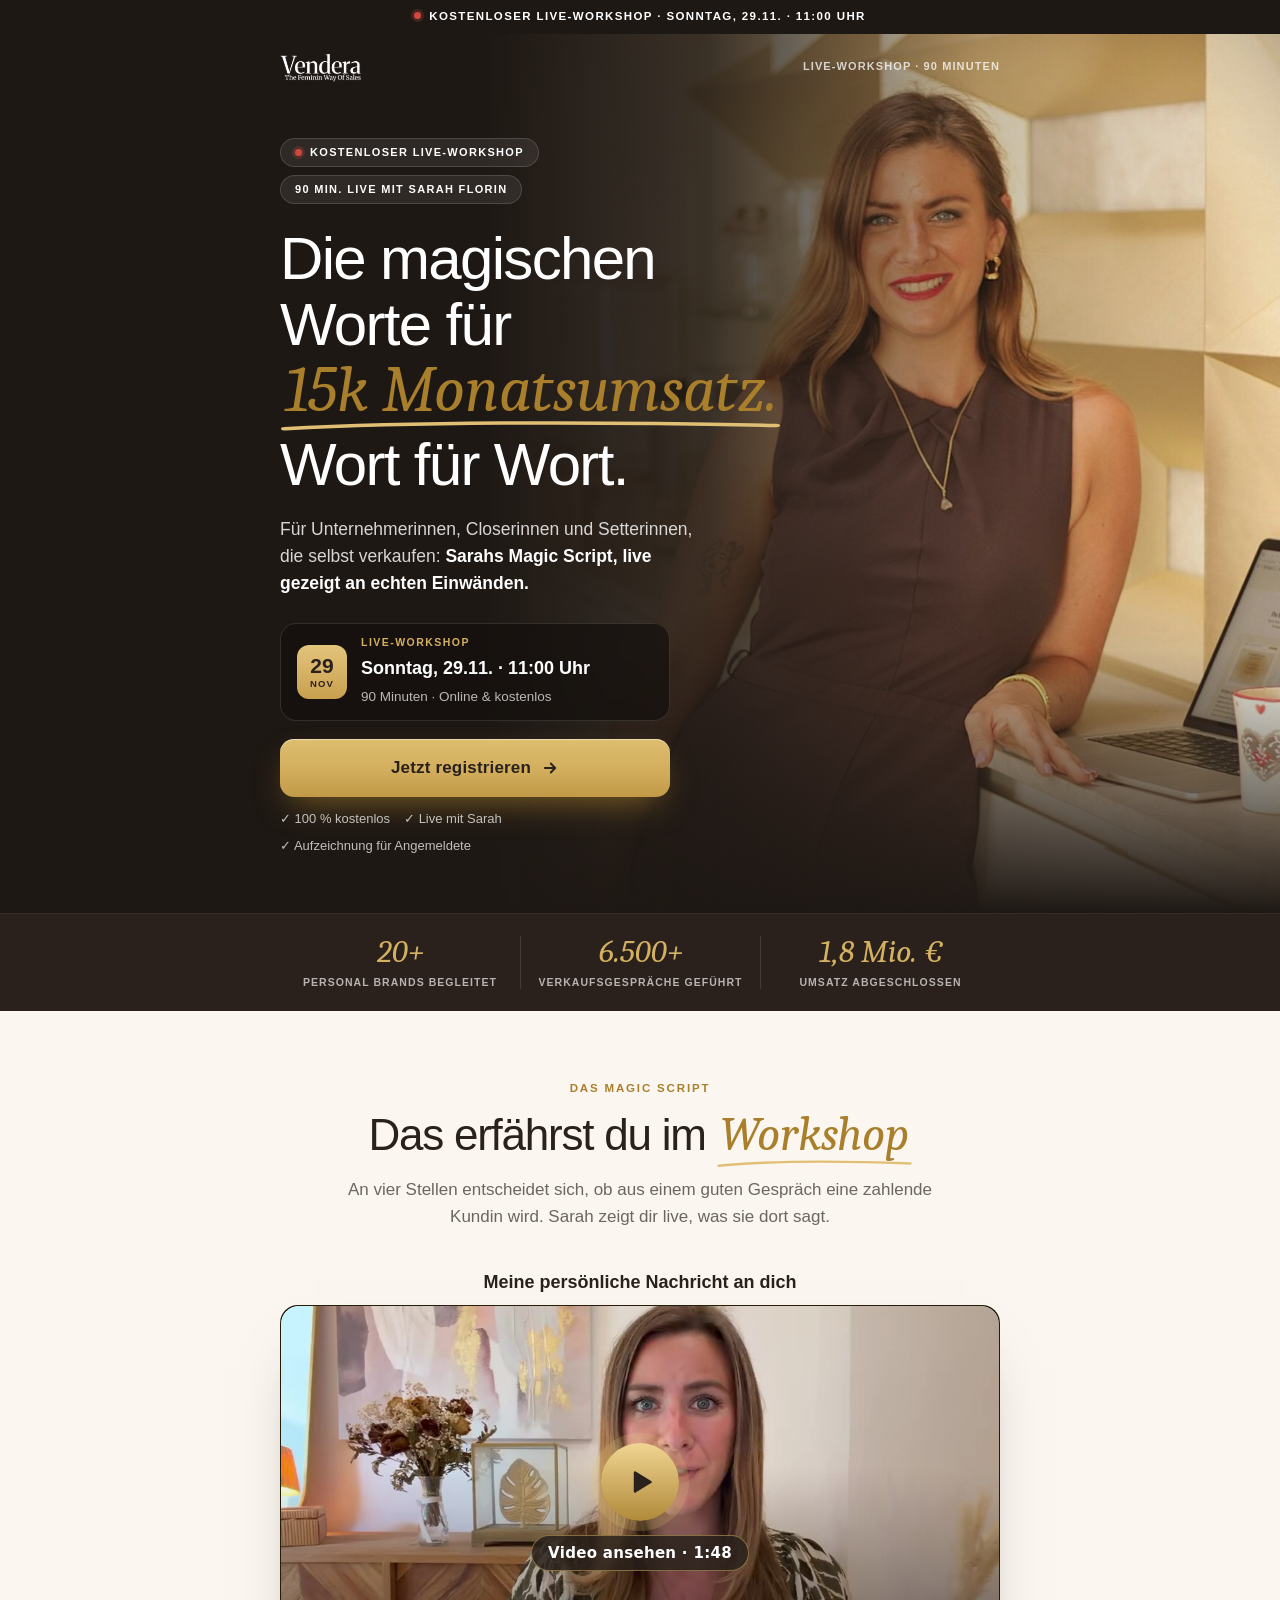
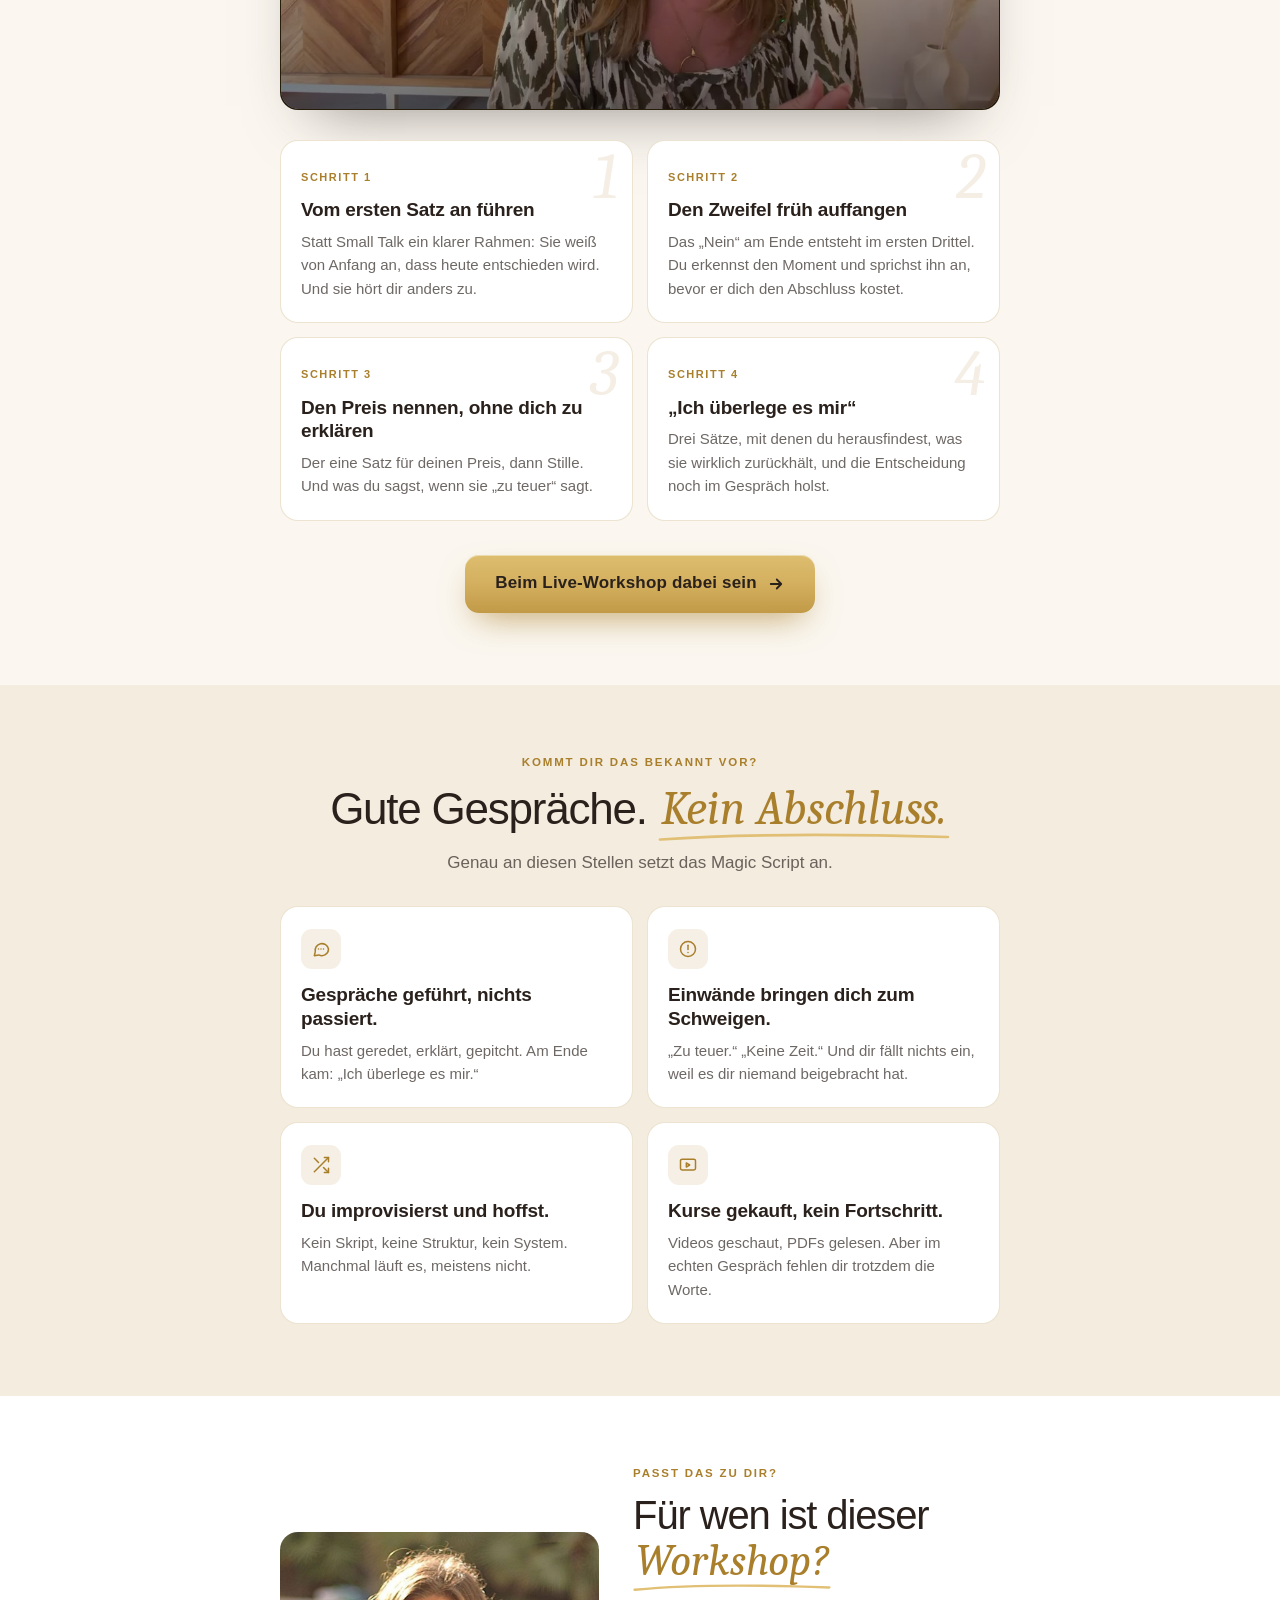
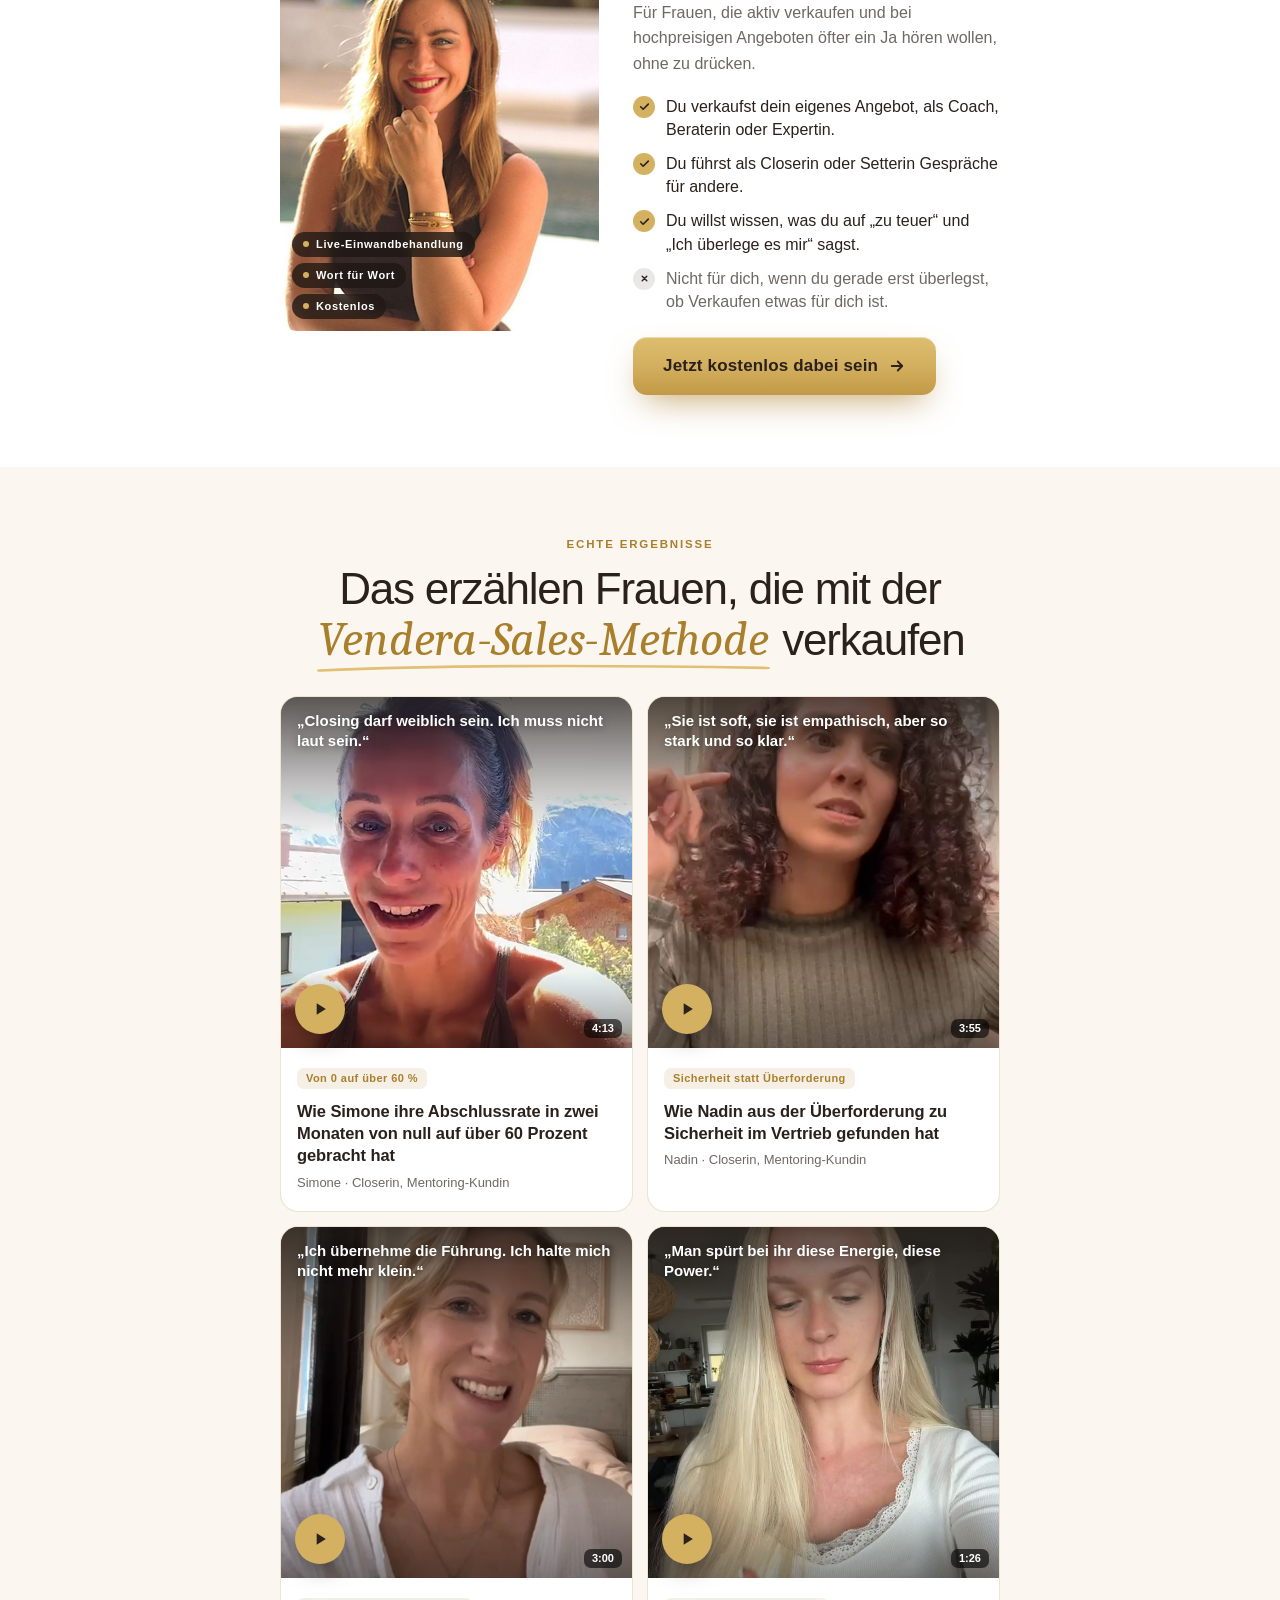
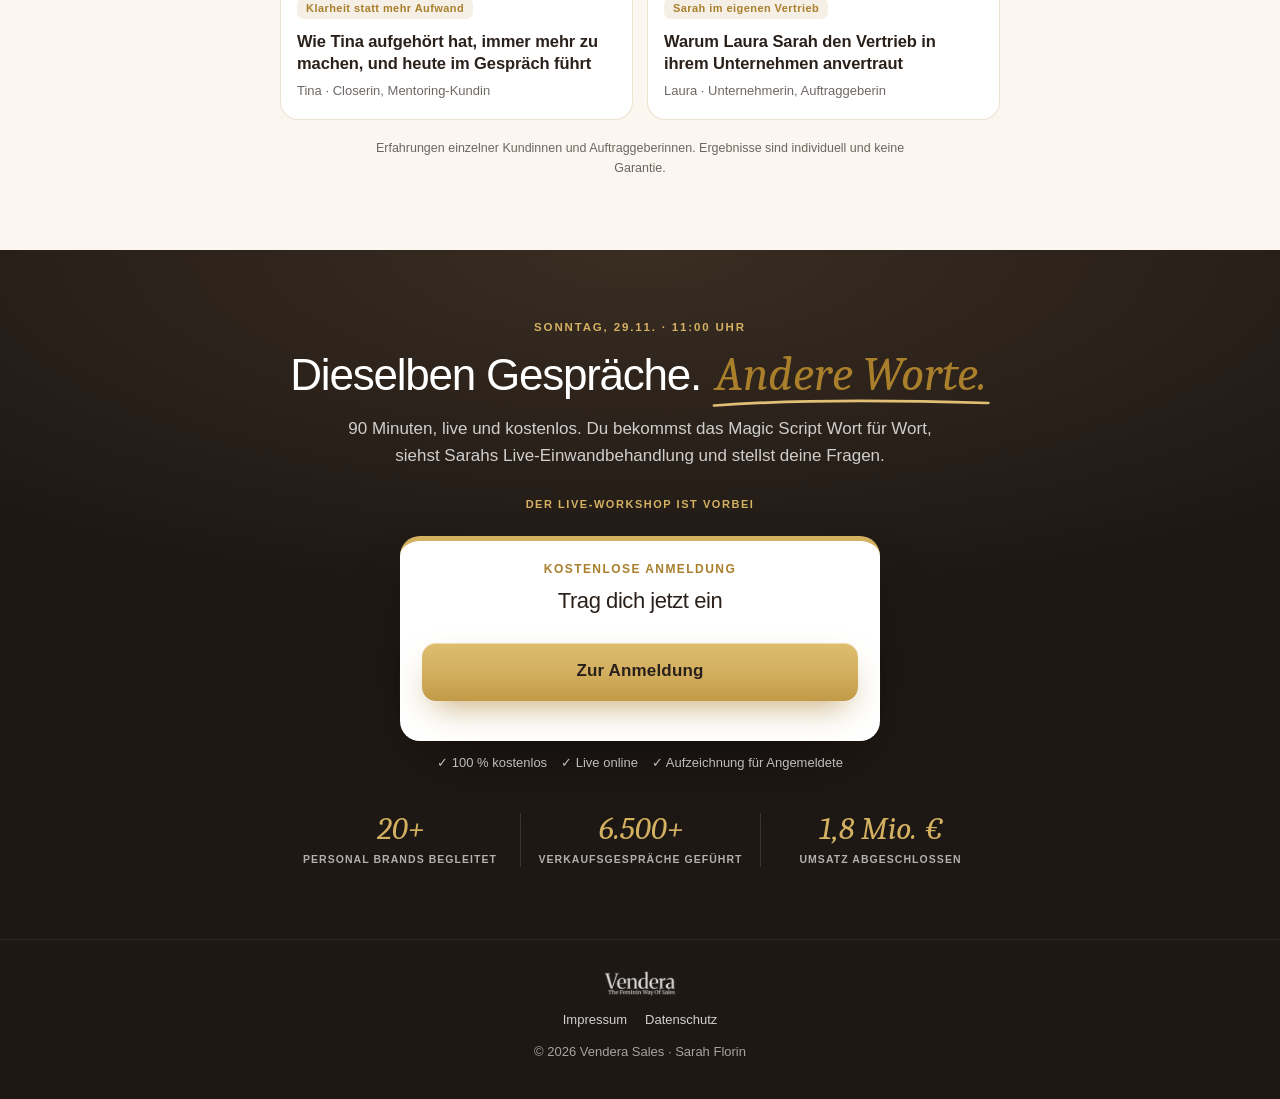
<file: index.html>
<!doctype html>
<html lang="de">
<head>
<meta charset="utf-8">
<meta name="viewport" content="width=device-width,initial-scale=1">
<title>Das Magic Script | Kostenloser Live-Workshop mit Sarah Florin</title>
<meta name="description" content="Sonntag, 29.11., 11:00 Uhr: Sarah Florin gibt dir live ihr Magic Script, die Worte auf „zu teuer“ und „Ich überlege es mir“. 90 Minuten, kostenlos.">
<meta name="robots" content="noindex, nofollow">
<link rel="icon" href="favicon.ico" sizes="any">
<link rel="icon" type="image/png" sizes="32x32" href="img/icon-32.png">
<link rel="icon" type="image/png" sizes="192x192" href="img/icon-192.png">
<link rel="apple-touch-icon" href="img/apple-touch-icon.png">
<meta property="og:type" content="website">
<meta property="og:title" content="Das Magic Script | Kostenloser Live-Workshop mit Sarah Florin">
<meta property="og:description" content="Sonntag, 29.11., 11:00 Uhr: Sarah Florin gibt dir live ihr Magic Script, die Worte auf „zu teuer“ und „Ich überlege es mir“. 90 Minuten, kostenlos.">
<meta property="og:url" content="https://workshop.vendera-sales.de/">
<meta property="og:image" content="https://workshop.vendera-sales.de/img/og-magic-script.jpg">
<meta property="og:image:width" content="1200">
<meta property="og:image:height" content="630">
<link rel="preload" as="image" href="img/ms/sarah-hero.jpg">
<link rel="stylesheet" href="assets/schrift.css?v=3">
<link rel="stylesheet" href="assets/vplayer.css?v=1">
<script>/* Seite im Aufbau von Fynn Röber (seit 25.11.). Kein A/B-Test mehr, alle sehen diese Seite. */
window.VD_VARIANTE='a';</script>
<script>/* WebinarJam-Formular: nach erfolgreicher Anmeldung schickt es "redirect".
   Wir fangen das vor WebinarJam ab, zählen die Anmeldung und leiten auf unsere Danke-Seite. */
(function(){window.addEventListener('message',function(e){
  var o='';try{o=new URL(e.origin).hostname;}catch(x){}
  if(!/(^|\.)webinarjam\.com$/.test(o))return;
  var d=e.data||{}; if(d.func!=='redirect')return;
  e.stopImmediatePropagation();
  var eid='';try{eid=window.vdWjAnmeldung?window.vdWjAnmeldung():'';}catch(x){}
  try{sessionStorage.setItem('vendera_anmeldung',JSON.stringify({quelle:'webinarjam',t:Date.now(),eid:eid}));}catch(x){}
  setTimeout(function(){location.href='danke'+(location.search||'');},150);
},false);})();</script>
<style>
:root{
  --ink:#2A211C;--ink2:#1E1814;--ink3:#3A2F28;--cream:#FBF7F0;--sand:#F3ECDF;--white:#fff;
  --gold:#A97F2C;--gold2:#D4B161;--gold3:#E8D3A0;--line:rgba(169,127,44,.22);--muted:rgba(42,33,28,.68);
  --r:18px;--w:760px;
}
*{box-sizing:border-box}
html{scroll-behavior:smooth;-webkit-text-size-adjust:100%}
body{margin:0;background:var(--cream);color:var(--ink);font:400 16px/1.6 var(--vd-sans);-webkit-font-smoothing:antialiased}
img{max-width:100%;display:block}
a{color:inherit}
.wrap{max-width:var(--w);margin:0 auto;padding:0 20px}
.acc{font-family:var(--vd-akzent);font-style:italic;color:var(--gold);font-size:1.08em;letter-spacing:0}
.on-dark .acc{color:var(--gold2)}
h1,h2,h3{margin:0;font-weight:400;letter-spacing:-.028em;line-height:1.08}
h2{font-size:clamp(30px,5.2vw,44px)}
.eyebrow{display:block;font:700 11.5px/1 var(--vd-sans);letter-spacing:.16em;text-transform:uppercase;color:var(--gold);margin-bottom:14px}
.sec{padding:72px 0}
.center{text-align:center}
.lead{color:var(--muted);font-size:17px;max-width:600px;margin:14px auto 0}

/* Buttons */
.btn{display:inline-flex;align-items:center;justify-content:center;gap:10px;min-height:58px;padding:16px 30px;border-radius:14px;
  background:linear-gradient(180deg,#DDBD6E 0%,var(--gold2) 45%,#C29A47 100%);color:var(--ink);text-decoration:none;
  font:700 17px/1.2 var(--vd-sans);letter-spacing:.01em;box-shadow:0 14px 34px -12px rgba(169,127,44,.75),inset 0 1px 0 rgba(255,255,255,.45);cursor:pointer;border:0}
.btn:hover{filter:brightness(1.04)}
.btn svg{flex:none}
.btn.full{width:100%}
.micro{margin-top:12px;font-size:13px;color:var(--muted);display:flex;flex-wrap:wrap;gap:6px 14px;justify-content:center}
.micro span{white-space:nowrap}
.on-dark .micro{color:rgba(255,255,255,.72)}
.cta-row{margin-top:34px;text-align:center}

/* Leiste oben + Kopf */
.topbar{background:var(--ink2);color:#fff;text-align:center;font:700 11.5px/1 var(--vd-sans);letter-spacing:.12em;text-transform:uppercase;padding:11px 12px}
.dot{display:inline-block;width:7px;height:7px;border-radius:50%;background:#D2483F;box-shadow:0 0 0 3px rgba(210,72,63,.22);margin-right:8px;vertical-align:1px}
.kopf{position:absolute;left:0;right:0;z-index:3}
.kopf .wrap{display:flex;align-items:center;justify-content:space-between;height:66px}
.kopf img{height:30px;width:auto;filter:brightness(0) invert(1)}
.kopf .wrap{padding-top:0;padding-bottom:0}
.kopf small{font:700 11px/1 var(--vd-sans);letter-spacing:.1em;text-transform:uppercase;color:rgba(255,255,255,.75)}

/* Hero */
.hero{position:relative;background:var(--ink2);color:#fff;overflow:hidden}
.hero-bild{position:absolute;inset:0 0 0 auto;width:62%;background:url(img/ms/sarah-hero.jpg) 50% 18%/cover no-repeat}
.hero-bild:after{content:"";position:absolute;inset:0;background:linear-gradient(90deg,var(--ink2) 0%,rgba(30,24,20,.86) 28%,rgba(30,24,20,.25) 62%,rgba(30,24,20,.05) 100%),linear-gradient(0deg,var(--ink2) 0%,rgba(30,24,20,0) 30%)}
.hero>.wrap{position:relative;z-index:2;padding-top:104px;padding-bottom:56px}
.hero-text{max-width:430px}
.pills{display:flex;flex-direction:column;align-items:flex-start;gap:8px;margin-bottom:22px}
.pill{display:inline-flex;align-items:center;padding:8px 14px;border-radius:999px;background:rgba(255,255,255,.08);border:1px solid rgba(255,255,255,.14);
  font:700 11px/1 var(--vd-sans);letter-spacing:.12em;text-transform:uppercase;backdrop-filter:blur(6px)}
.hero h1{font-size:clamp(40px,7.4vw,62px);line-height:1.02;letter-spacing:-.035em}
.hero h1 .acc{display:inline-block;font-size:1.06em;line-height:1.05}
.hero .sub{margin:18px 0 0;font-size:17.5px;line-height:1.55;color:rgba(255,255,255,.82)}
.hero .sub b{color:#fff}
.termin{display:flex;align-items:center;gap:14px;margin-top:26px;padding:13px 16px;border-radius:16px;background:rgba(20,16,13,.72);border:1px solid rgba(255,255,255,.12);backdrop-filter:blur(8px);max-width:390px}
.kal{flex:none;width:50px;height:54px;border-radius:12px;background:linear-gradient(180deg,#E3C47C,#C9A04E);color:var(--ink);display:flex;flex-direction:column;align-items:center;justify-content:center;font-weight:700;line-height:1}
.kal b{font-size:21px}.kal small{font-size:9.5px;letter-spacing:.12em;margin-top:3px}
.termin .t1{font:700 10.5px/1 var(--vd-sans);letter-spacing:.14em;text-transform:uppercase;color:var(--gold2)}
.termin .t2{font-size:18px;font-weight:700;margin-top:6px}
.termin .t3{font-size:13.5px;color:rgba(255,255,255,.7);margin-top:3px}
.hero .btn{margin-top:18px;width:100%;max-width:390px}
.hero .micro{justify-content:flex-start;max-width:390px}

/* Zahlen-Leiste */
.zahlen{background:var(--ink);color:#fff;border-top:1px solid rgba(255,255,255,.06)}
.zahlen .wrap{display:grid;grid-template-columns:repeat(3,1fr);padding-top:22px;padding-bottom:22px}
.z{text-align:center;padding:0 8px}
.z+.z{border-left:1px solid rgba(255,255,255,.12)}
.z b{display:block;font:italic 400 clamp(24px,4.4vw,32px)/1 var(--vd-akzent);color:var(--gold2)}
.z span{display:block;margin-top:7px;font:700 10.5px/1.35 var(--vd-sans);letter-spacing:.1em;text-transform:uppercase;color:rgba(255,255,255,.66)}

/* Video */
.nachricht{margin:38px 0 8px;font-weight:700;font-size:18px;text-align:center}
.videobox{border-radius:var(--r);overflow:hidden;border:1px solid var(--line);box-shadow:0 30px 60px -34px rgba(42,33,28,.55);background:#000;aspect-ratio:16/9}
.videobox .vp{width:100%;height:100%}

/* Karten */
.grid{display:grid;grid-template-columns:repeat(2,1fr);gap:14px;margin-top:30px}
.karte{position:relative;background:var(--white);border:1px solid var(--line);border-radius:var(--r);padding:22px 20px 22px;overflow:hidden}
.karte .nr{position:absolute;right:14px;top:4px;font:italic 400 64px/1 var(--vd-akzent);color:rgba(169,127,44,.13)}
.karte .k1{font:700 11px/1 var(--vd-sans);letter-spacing:.14em;text-transform:uppercase;color:var(--gold)}
.karte h3{font-size:19px;font-weight:700;letter-spacing:-.01em;line-height:1.25;margin-top:10px}
.karte p{margin:8px 0 0;font-size:15px;line-height:1.55;color:var(--muted)}
.vd-pi{display:flex;width:40px;height:40px;border-radius:11px;align-items:center;justify-content:center;background:rgba(169,127,44,.12);color:var(--gold);margin-bottom:14px}

.hell{background:var(--white)}
.sand{background:var(--sand)}

/* Für wen */
.fuerwen{display:grid;grid-template-columns:1fr 1.15fr;gap:34px;align-items:center}
.fw-bild{position:relative;border-radius:var(--r);overflow:hidden;aspect-ratio:4/5;background:#ddd url(img/ms/sarah-portrait.jpg) 50% 30%/cover}
.fw-tags{position:absolute;left:12px;bottom:12px;display:flex;flex-direction:column;gap:6px}
.fw-tags span{display:inline-flex;align-items:center;gap:7px;padding:7px 11px;border-radius:999px;background:rgba(30,24,20,.78);color:#fff;font:700 11px/1 var(--vd-sans);letter-spacing:.06em;backdrop-filter:blur(6px);width:max-content}
.fw-tags span:before{content:"";width:6px;height:6px;border-radius:50%;background:var(--gold2)}
.fuerwen h2{font-size:clamp(30px,4.8vw,40px)}
.fuerwen p{margin:14px 0 0;color:var(--muted)}
.liste{list-style:none;margin:18px 0 0;padding:0;display:flex;flex-direction:column;gap:11px}
.liste li{display:flex;gap:11px;align-items:flex-start;font-size:16px;line-height:1.45}
.liste li:before{content:"";flex:none;width:22px;height:22px;margin-top:1px;border-radius:50%;background:var(--gold2) url("data:image/svg+xml,%3Csvg xmlns='http://www.w3.org/2000/svg' viewBox='0 0 24 24' fill='none' stroke='%232A211C' stroke-width='3' stroke-linecap='round' stroke-linejoin='round'%3E%3Cpath d='M5 12.5l4.5 4.5L19 7.5'/%3E%3C/svg%3E") 50%/13px no-repeat}
.liste li.nein:before{background:rgba(42,33,28,.1) url("data:image/svg+xml,%3Csvg xmlns='http://www.w3.org/2000/svg' viewBox='0 0 24 24' fill='none' stroke='%232A211C' stroke-width='3' stroke-linecap='round'%3E%3Cpath d='M7 7l10 10M17 7L7 17'/%3E%3C/svg%3E") 50%/11px no-repeat}
.liste li.nein{color:var(--muted)}
.fuerwen .btn{margin-top:24px}

/* Kundinnen */
.tm{display:grid;grid-template-columns:repeat(2,1fr);gap:14px;margin-top:30px}
.tm-k{background:var(--white);border:1px solid var(--line);border-radius:var(--r);overflow:hidden;display:flex;flex-direction:column}
.tm-v{position:relative;aspect-ratio:1/1;background:#222}
.tm-v button{all:unset;position:absolute;inset:0;cursor:pointer;display:block}
.tm-v img{width:100%;height:100%;object-fit:cover;object-position:50% 50%}
.tm-v button:after{content:"";position:absolute;inset:0;background:linear-gradient(180deg,rgba(30,24,20,.72) 0%,rgba(30,24,20,.25) 24%,rgba(30,24,20,0) 40%,rgba(30,24,20,0) 78%,rgba(30,24,20,.45) 100%)}
.tm-q{position:absolute;left:16px;top:14px;right:16px;z-index:2;color:#fff;font:700 15px/1.3 var(--vd-sans);text-shadow:0 1px 8px rgba(0,0,0,.4)}
.tm-play{position:absolute;left:14px;bottom:14px;z-index:2;width:50px;height:50px;border-radius:50%;background:var(--gold2);display:flex;align-items:center;justify-content:center;box-shadow:0 8px 24px -6px rgba(0,0,0,.5)}
.tm-dauer{position:absolute;right:10px;bottom:10px;z-index:2;padding:4px 8px;border-radius:7px;background:rgba(0,0,0,.6);color:#fff;font:700 11px/1 var(--vd-sans)}
.tm-v iframe{position:absolute;inset:0;width:100%;height:100%;border:0;z-index:3}
.tm-t{padding:16px 16px 18px}
.tag{display:inline-block;padding:5px 9px;border-radius:7px;background:rgba(169,127,44,.12);color:var(--gold);font:700 11px/1 var(--vd-sans);letter-spacing:.04em}
.tm-t h3{font-size:16.5px;font-weight:700;letter-spacing:-.005em;line-height:1.35;margin-top:10px}
.tm-t p{margin:6px 0 0;font-size:13px;color:var(--muted)}
.hinweis{margin:18px auto 0;font-size:12.5px;color:var(--muted);text-align:center;max-width:560px}

/* Schluss */
.schluss{background:radial-gradient(120% 80% at 50% 0%,#3A2D22 0%,var(--ink2) 62%);color:#fff;text-align:center}
.schluss p.lead{color:rgba(255,255,255,.78)}
.timer{display:flex;justify-content:center;gap:8px;margin:28px 0 6px}
.timer div{min-width:64px;padding:12px 6px 9px;border-radius:12px;background:rgba(255,255,255,.07);border:1px solid rgba(255,255,255,.12)}
.timer b{display:block;font:400 30px/1 var(--vd-sans);letter-spacing:-.02em;font-variant-numeric:tabular-nums}
.timer small{display:block;margin-top:6px;font:700 9.5px/1 var(--vd-sans);letter-spacing:.12em;text-transform:uppercase;color:rgba(255,255,255,.6)}
.timer-l{font:700 11px/1 var(--vd-sans);letter-spacing:.14em;text-transform:uppercase;color:var(--gold2);margin-top:30px}
.anmeldebox{max-width:480px;margin:26px auto 0;background:#fff;color:var(--ink);border-radius:20px;padding:22px 18px 16px;border-top:5px solid var(--gold2);box-shadow:0 30px 70px -30px rgba(0,0,0,.6)}
.anmeldebox .ab-t{font:700 12px/1 var(--vd-sans);letter-spacing:.12em;text-transform:uppercase;color:var(--gold)}
.anmeldebox .ab-h{font-size:22px;margin-top:8px;letter-spacing:-.02em}
.wj-inline{min-height:300px}
.wj-inline iframe{width:100%!important;max-width:100%!important;border:0}
.wj-ersatz{display:none;padding:24px 4px}
html.wj-fehler .wj-ersatz{display:block}
html.wj-fehler .wj-inline{display:none}
.schluss .zahlen-2{display:grid;grid-template-columns:repeat(3,1fr);margin-top:40px}
.schluss .zahlen-2 .z+.z{border-left:1px solid rgba(255,255,255,.12)}

.fuss{background:var(--ink2);color:rgba(255,255,255,.6);text-align:center;padding:30px 20px 36px;font-size:13px;border-top:1px solid rgba(255,255,255,.06)}
.fuss img{height:26px;width:auto;margin:0 auto 14px;filter:brightness(0) invert(1);opacity:.85}
.fuss a{color:rgba(255,255,255,.8);text-decoration:none;margin:0 9px}

/* Popup */
#vd-wj{position:fixed;inset:0;z-index:2147483000;display:none;align-items:flex-start;justify-content:center;padding:16px;background:rgba(30,24,20,.66);overflow-y:auto}
#vd-wj.on{display:flex}
html.vd-wj-offen,html.vd-wj-offen body{overflow:hidden}
.vd-wj-card{position:relative;width:100%;max-width:460px;margin:64px auto 24px;background:#fff;border-radius:22px;padding:58px 18px 14px;text-align:center;box-shadow:0 30px 80px -20px rgba(0,0,0,.45);border-top:5px solid var(--gold2)}
.vd-wj-x{position:absolute;top:10px;right:12px;width:36px;height:36px;border:0;background:none;font-size:28px;line-height:1;color:rgba(42,33,28,.55);cursor:pointer}
.vd-wj-foto{position:absolute;left:50%;top:-48px;transform:translateX(-50%);width:96px;height:96px;border-radius:50%;object-fit:cover;border:4px solid #fff;box-shadow:0 8px 24px -8px rgba(0,0,0,.35)}
.vd-wj-name{font:700 12px/1 var(--vd-sans);letter-spacing:.12em;text-transform:uppercase;color:var(--gold)}
.vd-wj-titel{margin-top:8px;font-size:28px;line-height:1.1;letter-spacing:-.02em}
.vd-wj-sub{margin:8px 0 6px;font-size:13.5px;color:var(--muted)}
.vd-wj-form iframe{width:100%!important;max-width:100%!important;border:0}

/* Cookie-Hinweis (nur aktiv, wenn pixelSofort:false) */
.vd-consent{position:fixed;left:12px;right:12px;bottom:12px;z-index:2147482000;display:none;gap:10px;align-items:center;flex-wrap:wrap;max-width:620px;margin:0 auto;padding:12px 14px;border-radius:14px;background:var(--ink2);color:#fff;font-size:12.5px;line-height:1.4;box-shadow:0 10px 30px -8px rgba(0,0,0,.4)}
.vd-consent.on{display:flex}
.vd-consent span{flex:1 1 260px}
.vd-consent button{border:1px solid rgba(255,255,255,.3);background:none;color:#fff;border-radius:9px;padding:8px 12px;font:700 12.5px/1 var(--vd-sans);cursor:pointer}
.vd-consent button.ja{background:var(--gold2);border-color:var(--gold2);color:var(--ink)}

@media (max-width:720px){
  .sec{padding:56px 0}
  .kopf small{display:none}
  .hero-bild{width:100%;height:520px;inset:0 0 auto 0;background-position:56% 12%}
  .hero-bild:after{background:linear-gradient(180deg,rgba(30,24,20,.45) 0%,rgba(30,24,20,.05) 22%,rgba(30,24,20,.55) 52%,rgba(30,24,20,.92) 78%,var(--ink2) 100%)}
  .hero>.wrap{padding-top:214px;padding-bottom:36px}
  .topbar .lang{display:none}
  .hero-text{max-width:none}
  .pills{flex-direction:row;flex-wrap:wrap;gap:6px;margin-bottom:16px}
  .pill{padding:7px 11px;font-size:10px;letter-spacing:.08em}
  .termin{margin-top:20px}
  .hero h1{font-size:clamp(34px,9.6vw,42px)}
  .hero .sub{font-size:16.5px}
  .termin,.hero .btn,.hero .micro{max-width:none}
  .grid,.tm{grid-template-columns:1fr}
  .fuerwen{grid-template-columns:1fr;gap:24px}
  .fw-bild{aspect-ratio:4/3.4}
  .fuerwen .btn{width:100%}
  .z span{font-size:9.5px;letter-spacing:.06em}
  .timer div{min-width:58px}
  .timer b{font-size:26px}
}
</style>
</head>
<body>

<div class="topbar"><span class="dot"></span><span class="lang">Kostenloser </span>Live-Workshop · Sonntag, 29.11. · 11:00 Uhr</div>

<!-- 1 · Hero -->
<header class="hero on-dark">
  <div class="kopf"><div class="wrap"><img src="img/ms/logo.png" alt="Vendera Sales" width="140" height="30"><small>Live-Workshop · 90 Minuten</small></div></div>
  <div class="hero-bild" role="img" aria-label="Sarah Florin"></div>
  <div class="wrap">
    <div class="hero-text">
      <div class="pills"><span class="pill"><span class="dot"></span>Kostenloser Live-Workshop</span><span class="pill">90 Min. live mit Sarah Florin</span></div>
      <h1>Die magischen Worte für <span class="acc" style="white-space:nowrap">15k Monatsumsatz.</span> Wort für Wort.</h1>
      <p class="sub">Für Unternehmerinnen, Closerinnen und Setterinnen, die selbst verkaufen: <b>Sarahs Magic Script, live gezeigt an echten Einwänden.</b></p>
      <div class="termin">
        <div class="kal"><b>29</b><small>NOV</small></div>
        <div><div class="t1">Live-Workshop</div><div class="t2">Sonntag, 29.11. · 11:00 Uhr</div><div class="t3">90 Minuten · Online &amp; kostenlos</div></div>
      </div>
      <a class="btn" href="#anmelden">Jetzt registrieren <svg width="18" height="18" viewBox="0 0 24 24" fill="none" stroke="currentColor" stroke-width="2.4" stroke-linecap="round" stroke-linejoin="round"><path d="M5 12h14M13 6l6 6-6 6"/></svg></a>
      <div class="micro"><span>✓ 100 % kostenlos</span><span>✓ Live mit Sarah</span><span>✓ Aufzeichnung für Angemeldete</span></div>
    </div>
  </div>
</header>

<!-- 2 · Zahlen -->
<div class="zahlen"><div class="wrap">
  <div class="z"><b>20+</b><span>Personal Brands begleitet</span></div>
  <div class="z"><b>6.500+</b><span>Verkaufsgespräche geführt</span></div>
  <div class="z"><b>1,8 Mio. €</b><span>Umsatz abgeschlossen</span></div>
</div></div>

<!-- 3 · Das erfährst du + Video + 4 Schritte -->
<section class="sec">
  <div class="wrap">
    <div class="center">
      <span class="eyebrow">Das Magic Script</span>
      <h2>Das erfährst du im <span class="acc">Workshop</span></h2>
      <p class="lead">An vier Stellen entscheidet sich, ob aus einem guten Gespräch eine zahlende Kundin wird. Sarah zeigt dir live, was sie dort sagt.</p>
    </div>
    <p class="nachricht">Meine persönliche Nachricht an dich</p>
    <div class="videobox"><div class="vp" data-vp data-name="einladung" data-poster="assets/video/einladung-poster.jpg?v=1" data-src-720="assets/video/einladung.mp4?v=1" data-label="Video ansehen · 1:48"></div></div>
    <div class="grid">
      <div class="karte"><span class="nr">1</span><span class="k1">Schritt 1</span><h3>Vom ersten Satz an führen</h3><p>Statt Small Talk ein klarer Rahmen: Sie weiß von Anfang an, dass heute entschieden wird. Und sie hört dir anders zu.</p></div>
      <div class="karte"><span class="nr">2</span><span class="k1">Schritt 2</span><h3>Den Zweifel früh auffangen</h3><p>Das „Nein“ am Ende entsteht im ersten Drittel. Du erkennst den Moment und sprichst ihn an, bevor er dich den Abschluss kostet.</p></div>
      <div class="karte"><span class="nr">3</span><span class="k1">Schritt 3</span><h3>Den Preis nennen, ohne dich zu erklären</h3><p>Der eine Satz für deinen Preis, dann Stille. Und was du sagst, wenn sie „zu teuer“ sagt.</p></div>
      <div class="karte"><span class="nr">4</span><span class="k1">Schritt 4</span><h3>„Ich überlege es mir“</h3><p>Drei Sätze, mit denen du herausfindest, was sie wirklich zurückhält, und die Entscheidung noch im Gespräch holst.</p></div>
    </div>
    <div class="cta-row"><a class="btn" href="#anmelden">Beim Live-Workshop dabei sein <svg width="18" height="18" viewBox="0 0 24 24" fill="none" stroke="currentColor" stroke-width="2.4" stroke-linecap="round" stroke-linejoin="round"><path d="M5 12h14M13 6l6 6-6 6"/></svg></a></div>
  </div>
</section>

<!-- 4 · Pain Points -->
<section class="sec sand">
  <div class="wrap">
    <div class="center">
      <span class="eyebrow">Kommt dir das bekannt vor?</span>
      <h2>Gute Gespräche. <span class="acc">Kein Abschluss.</span></h2>
      <p class="lead">Genau an diesen Stellen setzt das Magic Script an.</p>
    </div>
    <div class="grid">
      <div class="karte"><span class="vd-pi" aria-hidden="true"><svg width="20" height="20" viewBox="0 0 24 24" fill="none" stroke="currentColor" stroke-width="1.8" stroke-linecap="round" stroke-linejoin="round"><path d="M21 12a8 8 0 0 1-11.6 7.1L4 20l1.1-4.6A8 8 0 1 1 21 12z"/><path d="M9 12h.01M12 12h.01M15 12h.01"/></svg></span><h3>Gespräche geführt, nichts passiert.</h3><p>Du hast geredet, erklärt, gepitcht. Am Ende kam: „Ich überlege es mir.“</p></div>
      <div class="karte"><span class="vd-pi" aria-hidden="true"><svg width="20" height="20" viewBox="0 0 24 24" fill="none" stroke="currentColor" stroke-width="1.8" stroke-linecap="round" stroke-linejoin="round"><circle cx="12" cy="12" r="9"/><path d="M12 7.5v5"/><path d="M12 16.2h.01"/></svg></span><h3>Einwände bringen dich zum Schweigen.</h3><p>„Zu teuer.“ „Keine Zeit.“ Und dir fällt nichts ein, weil es dir niemand beigebracht hat.</p></div>
      <div class="karte"><span class="vd-pi" aria-hidden="true"><svg width="20" height="20" viewBox="0 0 24 24" fill="none" stroke="currentColor" stroke-width="1.8" stroke-linecap="round" stroke-linejoin="round"><path d="M16 3h5v5"/><path d="M4 20 21 3"/><path d="M21 16v5h-5"/><path d="M15 15l6 6"/><path d="M4 4l5 5"/></svg></span><h3>Du improvisierst und hoffst.</h3><p>Kein Skript, keine Struktur, kein System. Manchmal läuft es, meistens nicht.</p></div>
      <div class="karte"><span class="vd-pi" aria-hidden="true"><svg width="20" height="20" viewBox="0 0 24 24" fill="none" stroke="currentColor" stroke-width="1.8" stroke-linecap="round" stroke-linejoin="round"><rect x="3" y="5" width="18" height="13" rx="2"/><path d="M10 9.5v5l4-2.5z"/></svg></span><h3>Kurse gekauft, kein Fortschritt.</h3><p>Videos geschaut, PDFs gelesen. Aber im echten Gespräch fehlen dir trotzdem die Worte.</p></div>
    </div>
  </div>
</section>

<!-- 5 · Für wen -->
<section class="sec hell">
  <div class="wrap fuerwen">
    <div class="fw-bild" role="img" aria-label="Sarah Florin">
      <div class="fw-tags"><span>Live-Einwandbehandlung</span><span>Wort für Wort</span><span>Kostenlos</span></div>
    </div>
    <div>
      <span class="eyebrow">Passt das zu dir?</span>
      <h2>Für wen ist dieser <span class="acc">Workshop?</span></h2>
      <p>Für Frauen, die aktiv verkaufen und bei hochpreisigen Angeboten öfter ein Ja hören wollen, ohne zu drücken.</p>
      <ul class="liste">
        <li>Du verkaufst dein eigenes Angebot, als Coach, Beraterin oder Expertin.</li>
        <li>Du führst als Closerin oder Setterin Gespräche für andere.</li>
        <li>Du willst wissen, was du auf „zu teuer“ und „Ich überlege es mir“ sagst.</li>
        <li class="nein">Nicht für dich, wenn du gerade erst überlegst, ob Verkaufen etwas für dich ist.</li>
      </ul>
      <a class="btn" href="#anmelden">Jetzt kostenlos dabei sein <svg width="18" height="18" viewBox="0 0 24 24" fill="none" stroke="currentColor" stroke-width="2.4" stroke-linecap="round" stroke-linejoin="round"><path d="M5 12h14M13 6l6 6-6 6"/></svg></a>
    </div>
  </div>
</section>

<!-- 6 · Kundinnen -->
<section class="sec">
  <div class="wrap">
    <div class="center">
      <span class="eyebrow">Echte Ergebnisse</span>
      <h2>Das erzählen Frauen, die mit der <span class="acc">Vendera-Sales-Methode</span> verkaufen</h2>
    </div>
    <div class="tm">
      <div class="tm-k"><div class="tm-v"><button type="button" data-video="Simone" aria-label="Video von Simone abspielen"><img src="img/ms/simone.jpg" alt="" loading="lazy"><span class="tm-q">„Closing darf weiblich sein. Ich muss nicht laut sein.“</span><span class="tm-play"><svg width="20" height="20" viewBox="0 0 24 24" fill="#2A211C"><path d="M8 5v14l11-7z"/></svg></span><span class="tm-dauer">4:13</span></button></div>
        <div class="tm-t"><span class="tag">Von 0 auf über 60 %</span><h3>Wie Simone ihre Abschlussrate in zwei Monaten von null auf über 60 Prozent gebracht hat</h3><p>Simone · Closerin, Mentoring-Kundin</p></div></div>
      <div class="tm-k"><div class="tm-v"><button type="button" data-video="Nadin" aria-label="Video von Nadin abspielen"><img src="img/ms/nadin.jpg" alt="" loading="lazy"><span class="tm-q">„Sie ist soft, sie ist empathisch, aber so stark und so klar.“</span><span class="tm-play"><svg width="20" height="20" viewBox="0 0 24 24" fill="#2A211C"><path d="M8 5v14l11-7z"/></svg></span><span class="tm-dauer">3:55</span></button></div>
        <div class="tm-t"><span class="tag">Sicherheit statt Überforderung</span><h3>Wie Nadin aus der Überforderung zu Sicherheit im Vertrieb gefunden hat</h3><p>Nadin · Closerin, Mentoring-Kundin</p></div></div>
      <div class="tm-k"><div class="tm-v"><button type="button" data-video="Tina" aria-label="Video von Tina abspielen"><img src="img/ms/tina.jpg" alt="" loading="lazy"><span class="tm-q">„Ich übernehme die Führung. Ich halte mich nicht mehr klein.“</span><span class="tm-play"><svg width="20" height="20" viewBox="0 0 24 24" fill="#2A211C"><path d="M8 5v14l11-7z"/></svg></span><span class="tm-dauer">3:00</span></button></div>
        <div class="tm-t"><span class="tag">Klarheit statt mehr Aufwand</span><h3>Wie Tina aufgehört hat, immer mehr zu machen, und heute im Gespräch führt</h3><p>Tina · Closerin, Mentoring-Kundin</p></div></div>
      <div class="tm-k"><div class="tm-v"><button type="button" data-video="Laura" aria-label="Video von Laura abspielen"><img src="img/ms/laura.jpg" alt="" loading="lazy"><span class="tm-q">„Man spürt bei ihr diese Energie, diese Power.“</span><span class="tm-play"><svg width="20" height="20" viewBox="0 0 24 24" fill="#2A211C"><path d="M8 5v14l11-7z"/></svg></span><span class="tm-dauer">1:26</span></button></div>
        <div class="tm-t"><span class="tag">Sarah im eigenen Vertrieb</span><h3>Warum Laura Sarah den Vertrieb in ihrem Unternehmen anvertraut</h3><p>Laura · Unternehmerin, Auftraggeberin</p></div></div>
    </div>
    <p class="hinweis">Erfahrungen einzelner Kundinnen und Auftraggeberinnen. Ergebnisse sind individuell und keine Garantie.</p>
  </div>
</section>

<!-- 7 · Schluss mit Anmeldung -->
<section class="sec schluss on-dark" id="anmelden">
  <div class="wrap">
    <span class="eyebrow" style="color:var(--gold2)">Sonntag, 29.11. · 11:00 Uhr</span>
    <h2>Dieselben Gespräche. <span class="acc">Andere Worte.</span></h2>
    <p class="lead">90 Minuten, live und kostenlos. Du bekommst das Magic Script Wort für Wort, siehst Sarahs Live-Einwandbehandlung und stellst deine Fragen.</p>
    <div id="vd-timer"><div class="timer-l vd-t-l">Der Live-Workshop startet in</div>
      <div class="timer vd-t-row"><div><b data-t="d">00</b><small>Tage</small></div><div><b data-t="h">00</b><small>Std.</small></div><div><b data-t="m">00</b><small>Min.</small></div><div><b data-t="s">00</b><small>Sek.</small></div></div></div>
    <div class="anmeldebox">
      <div class="ab-t">Kostenlose Anmeldung</div>
      <div class="ab-h">Trag dich jetzt ein</div>
      <div class="wj-embed-wrapper wj-inline" data-webinar-hash="8wwwymty"></div>
      <div class="wj-ersatz"><a class="btn full" href="https://event.webinarjam.com/register/2/8wwwymty" rel="noopener">Zur Anmeldung</a></div>
    </div>
    <div class="micro"><span>✓ 100 % kostenlos</span><span>✓ Live online</span><span>✓ Aufzeichnung für Angemeldete</span></div>
    <div class="zahlen-2">
      <div class="z"><b>20+</b><span>Personal Brands begleitet</span></div>
      <div class="z"><b>6.500+</b><span>Verkaufsgespräche geführt</span></div>
      <div class="z"><b>1,8 Mio. €</b><span>Umsatz abgeschlossen</span></div>
    </div>
  </div>
</section>

<footer class="fuss">
  <img src="img/ms/logo.png" alt="Vendera Sales" width="120" height="26">
  <div><a href="https://vendera-sales.de/impressum" target="_blank" rel="noopener">Impressum</a><a href="https://vendera-sales.de/datenschutz" target="_blank" rel="noopener">Datenschutz</a></div>
  <div style="margin-top:12px">© 2026 Vendera Sales · Sarah Florin</div>
</footer>

<div class="vd-consent" id="consent"><span>Wir möchten messen, wie diese Seite gefunden wird, und nutzen dafür das Meta-Pixel. Das passiert nur mit deiner Zustimmung. Mehr in der <a href="https://vendera-sales.de/datenschutz" target="_blank" rel="noopener">Datenschutzerklärung</a>.</span><button type="button" id="c-no">Nein</button><button type="button" class="ja" id="c-yes">Einverstanden</button></div>

<script src="assets/vplayer.js?v=1" defer></script>
<script>
/* ===== EINSTELLUNGEN ===== */
window.VENDERA={
  wjHash:'8wwwymty', // WebinarJam-Webinar "Das Magic Script"
  formEndpoint:'https://phpafnimpbwbqgswqxqc.supabase.co/functions/v1/vendera-intake', // Ereignisse ins Vendera-CRM
  metaPixelId:'1119699347540186',  // Meta-Pixel-ID
  pixelSofort:true,  // Testbetrieb seit 23.11.: Pixel lädt sofort, ohne Cookie-Banner (false = wieder mit Zustimmung)
  videos:{Simone:'r2dwvne7ij',Nadin:'01ferdvedt',Tina:'fcuu983815',Laura:'791eoio3ib'} // Wistia-IDs der Kundinnen-Videos
};
(function(){
  var C=window.VENDERA;
  function $(id){return document.getElementById(id);}
  function store(k,v){try{if(v===undefined)return localStorage.getItem(k);localStorage.setItem(k,v);}catch(e){return null;}}

  // Kundinnen-Videos: Wistia erst beim Klick laden
  document.querySelectorAll('[data-video]').forEach(function(b){
    var name=b.getAttribute('data-video'); if(!C.videos[name])return;
    b.addEventListener('click',function(){
      var f=document.createElement('iframe');
      f.src='https://fast.wistia.net/embed/iframe/'+C.videos[name]+'?autoPlay=true&videoFoam=false&fitStrategy=cover&playerColor=D4B161&settingsControl=false&playbackRateControl=false';
      f.title='Erfahrung von '+name;f.allow='autoplay; fullscreen';f.allowFullscreen=true;
      b.parentNode.appendChild(f); zaehle('video_kundin_'+name.toLowerCase());
    });
  });

  // Herkunft (für die Auswertung der Anzeigen)
  var SITZUNG=Math.random().toString(36).slice(2)+Date.now().toString(36);
  var q=new URLSearchParams(location.search), herkunft={};
  ['utm_source','utm_medium','utm_campaign','utm_content','utm_term','fbclid'].forEach(function(k){if(q.get(k))herkunft[k]=q.get(k);});
  herkunft.ab_test='seite-fynn'; herkunft.variante='a';
  function senden(daten){
    if(!C.formEndpoint)return Promise.resolve();
    daten.sitzung=SITZUNG;
    return fetch(C.formEndpoint,{method:'POST',headers:{'Content-Type':'text/plain;charset=UTF-8'},body:JSON.stringify(daten)});
  }
  function zaehle(name){if(!C.formEndpoint)return;senden({typ:'event',name:name,seite:location.href,herkunft:herkunft}).catch(function(){});}
  var UID=store('vendera_uid'); if(!UID){UID='v'+Math.random().toString(36).slice(2)+Date.now().toString(36);store('vendera_uid',UID);}
  function keks(n){var m=document.cookie.match(new RegExp('(?:^|; )'+n+'=([^;]*)'));return m?decodeURIComponent(m[1]):'';}
  function fb(){return window.fbq?window.fbq:function(){};}
  zaehle('pageview');
  window.vpEvent=function(n){zaehle('video_'+n);fb()('trackCustom','Video_'+n);};

  // Deep Tracking: Scrolltiefe und Verweildauer
  var tiefen=[25,50,75,100], erreicht={};
  window.addEventListener('scroll',function(){
    var h=document.documentElement, p=(h.scrollTop+innerHeight)/h.scrollHeight*100;
    tiefen.forEach(function(t){if(p>=t-2&&!erreicht[t]){erreicht[t]=1;zaehle('scroll_'+t);
      if(t===50)fb()('track','ViewContent',{content_name:'Workshop Das Magic Script'});
      if(t>=50)fb()('trackCustom','Scroll_'+t);}});
  },{passive:true});
  [15,30,60,120].forEach(function(sek){setTimeout(function(){if(document.visibilityState!=='hidden'){zaehle('zeit_'+sek);if(sek>=30)fb()('trackCustom','Verweildauer_'+sek);}},sek*1000);});

  // Meta-Pixel
  function pixel(){
    if(!C.metaPixelId||window.fbq&&window.fbq.vdInit)return;
    !function(f,b,e,v,n,t,s){if(f.fbq)return;n=f.fbq=function(){n.callMethod?n.callMethod.apply(n,arguments):n.queue.push(arguments)};if(!f._fbq)f._fbq=n;n.push=n;n.loaded=!0;n.version='2.0';n.queue=[];t=b.createElement(e);t.async=!0;t.src=v;s=b.getElementsByTagName(e)[0];s.parentNode.insertBefore(t,s)}(window,document,'script','https://connect.facebook.net/en_US/fbevents.js');
    fbq('init',C.metaPixelId,{external_id:UID});fbq('track','PageView',{},{eventID:'pv_'+SITZUNG});fbq.vdInit=1;
  }
  if(C.metaPixelId&&C.pixelSofort){pixel();}
  else if(C.metaPixelId){
    var z=store('vendera_consent');
    if(z==='ja')pixel(); else if(z!=='nein')$('consent').classList.add('on');
    $('c-yes').onclick=function(){store('vendera_consent','ja');$('consent').classList.remove('on');pixel();};
    $('c-no').onclick=function(){store('vendera_consent','nein');$('consent').classList.remove('on');};
  }

  // Anmeldung über WebinarJam: Meldung an CRM und Meta (Conversions API), Rückgabe der event_id für das Pixel
  window.vdWjAnmeldung=function(){
    var eid='lead_'+SITZUNG;
    var d=JSON.stringify({typ:'event',name:'wj_anmeldung',sitzung:SITZUNG,seite:location.href,herkunft:herkunft,event_id:eid,uid:UID,fbp:keks('_fbp'),fbc:keks('_fbc')});
    var ok=false;
    try{ok=!!(navigator.sendBeacon&&navigator.sendBeacon(C.formEndpoint,new Blob([d],{type:'text/plain;charset=UTF-8'})));}catch(x){}
    if(!ok){try{fetch(C.formEndpoint,{method:'POST',keepalive:true,headers:{'Content-Type':'text/plain;charset=UTF-8'},body:d});}catch(x){}}
    return eid;
  };

  var geklickt=false;
  function wjSkript(ziel){
    var sc=document.createElement('script');
    sc.src='https://event.webinarjam.com/register/'+C.wjHash+'/embed-form?formButtonText=Jetzt+registrieren&formAccentColor=%23d4b161&formAccentOpacity=1&formBgColor=%23ffffff&formBgOpacity=1';
    sc.async=true; sc.onload=function(){document.documentElement.classList.add('wj-ok');};
    sc.onerror=function(){document.documentElement.classList.add('wj-fehler');};
    ziel.appendChild(sc);
  }
  if(C.wjHash){
    // Popup mit Sarahs Foto und dem Original-Formular von WebinarJam (lädt im Hintergrund vor)
    var m=document.createElement('div'); m.id='vd-wj'; m.setAttribute('role','dialog'); m.setAttribute('aria-modal','true'); m.setAttribute('aria-label','Für den Workshop registrieren');
    m.innerHTML='<div class="vd-wj-card"><button type="button" class="vd-wj-x" aria-label="Schließen">&times;</button>'
      +'<img class="vd-wj-foto" src="img/ms/sarah-profil.jpg" alt="Sarah Florin" width="96" height="96">'
      +'<div class="vd-wj-name">Sarah Florin</div><div class="vd-wj-titel">Das Magic Script</div>'
      +'<div class="vd-wj-sub">Kostenloser Live-Workshop · Sonntag, 29.11. · 11:00 Uhr</div>'
      +'<div class="wj-embed-wrapper vd-wj-form" data-webinar-hash="'+C.wjHash+'"></div></div>';
    document.body.appendChild(m);
    wjSkript(m.querySelector('.vd-wj-form'));
    // Zweites Formular direkt im Schlussabschnitt
    var inl=document.querySelector('.wj-inline'); if(inl)wjSkript(inl);
    var zu=function(){m.classList.remove('on');document.documentElement.classList.remove('vd-wj-offen');};
    m.addEventListener('click',function(e){if(e.target===m||e.target.closest('.vd-wj-x'))zu();});
    document.addEventListener('keydown',function(e){if(e.key==='Escape')zu();});
  }
  document.addEventListener('click',function(e){
    var a=e.target.closest&&e.target.closest('a[href="#anmelden"]'); if(!a)return;
    if(!geklickt){geklickt=true;zaehle('form_open');fb()('trackCustom','Registrierung_geoeffnet');}
    if(!document.documentElement.classList.contains('wj-ok'))return; // ohne WebinarJam: zum Schlussabschnitt springen
    e.preventDefault(); $('vd-wj').classList.add('on'); document.documentElement.classList.add('vd-wj-offen');
  });
  // Falls WebinarJam nach 8 Sekunden nicht geladen ist: Ersatz-Link zeigen
  setTimeout(function(){if(!document.documentElement.classList.contains('wj-ok'))document.documentElement.classList.add('wj-fehler');},8000);
})();
</script>
<script>
/* Countdown im Schlussabschnitt */
(function(){
  var box=document.getElementById('vd-timer'); if(!box)return;
  var START=Date.parse('2026-11-29T11:00:00+01:00'), ENDE=START+90*60*1000;
  var el={}; ['d','h','m','s'].forEach(function(k){el[k]=box.querySelector('[data-t="'+k+'"]');});
  var p=function(n){return (n<10?'0':'')+n;};
  function tick(){
    var r=START-Date.now();
    if(r<=0){ box.querySelector('.vd-t-l').textContent = Date.now()<ENDE ? 'Der Live-Workshop läuft gerade' : 'Der Live-Workshop ist vorbei'; box.querySelector('.vd-t-row').style.display='none'; return; }
    var s=Math.floor(r/1000);
    el.d.textContent=p(Math.floor(s/86400)); el.h.textContent=p(Math.floor(s%86400/3600)); el.m.textContent=p(Math.floor(s%3600/60)); el.s.textContent=p(s%60);
    setTimeout(tick,1000-(Date.now()%1000));
  }
  tick();
})();
</script>
</body>
</html>
</file>
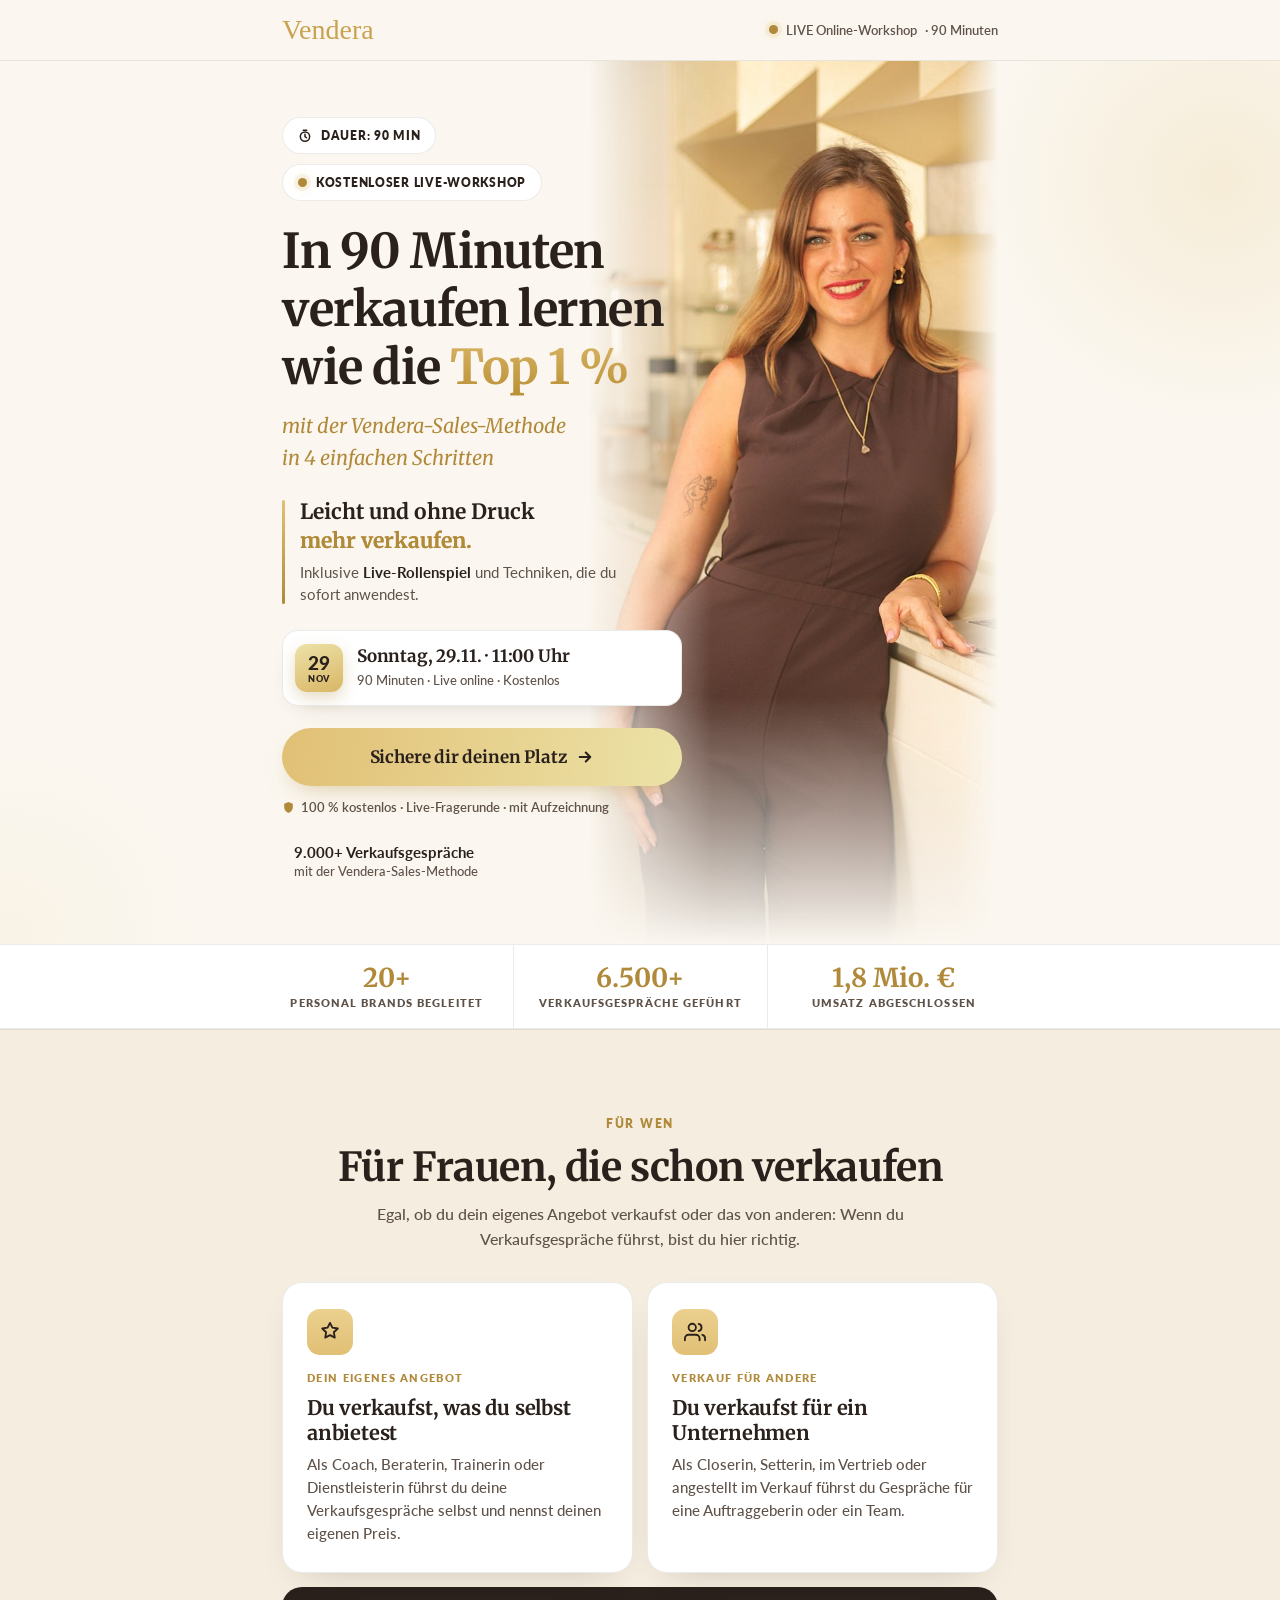
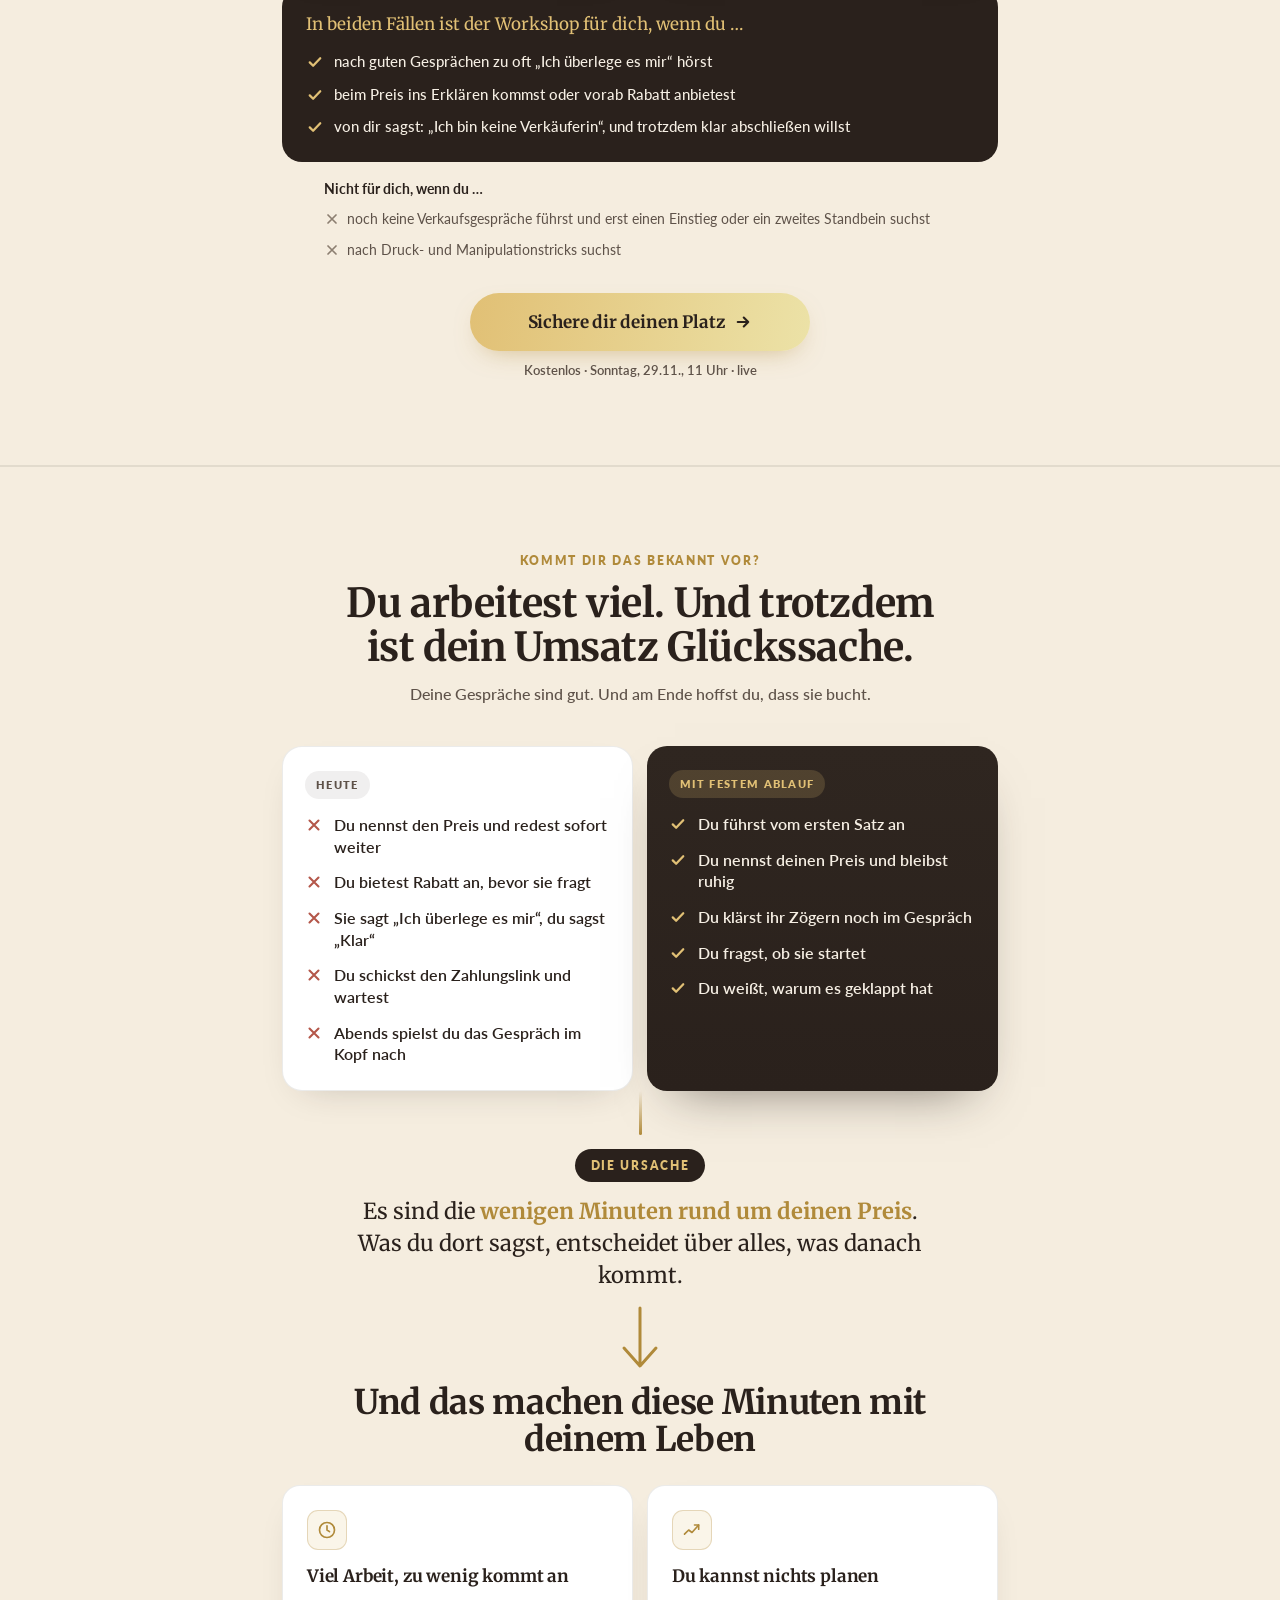
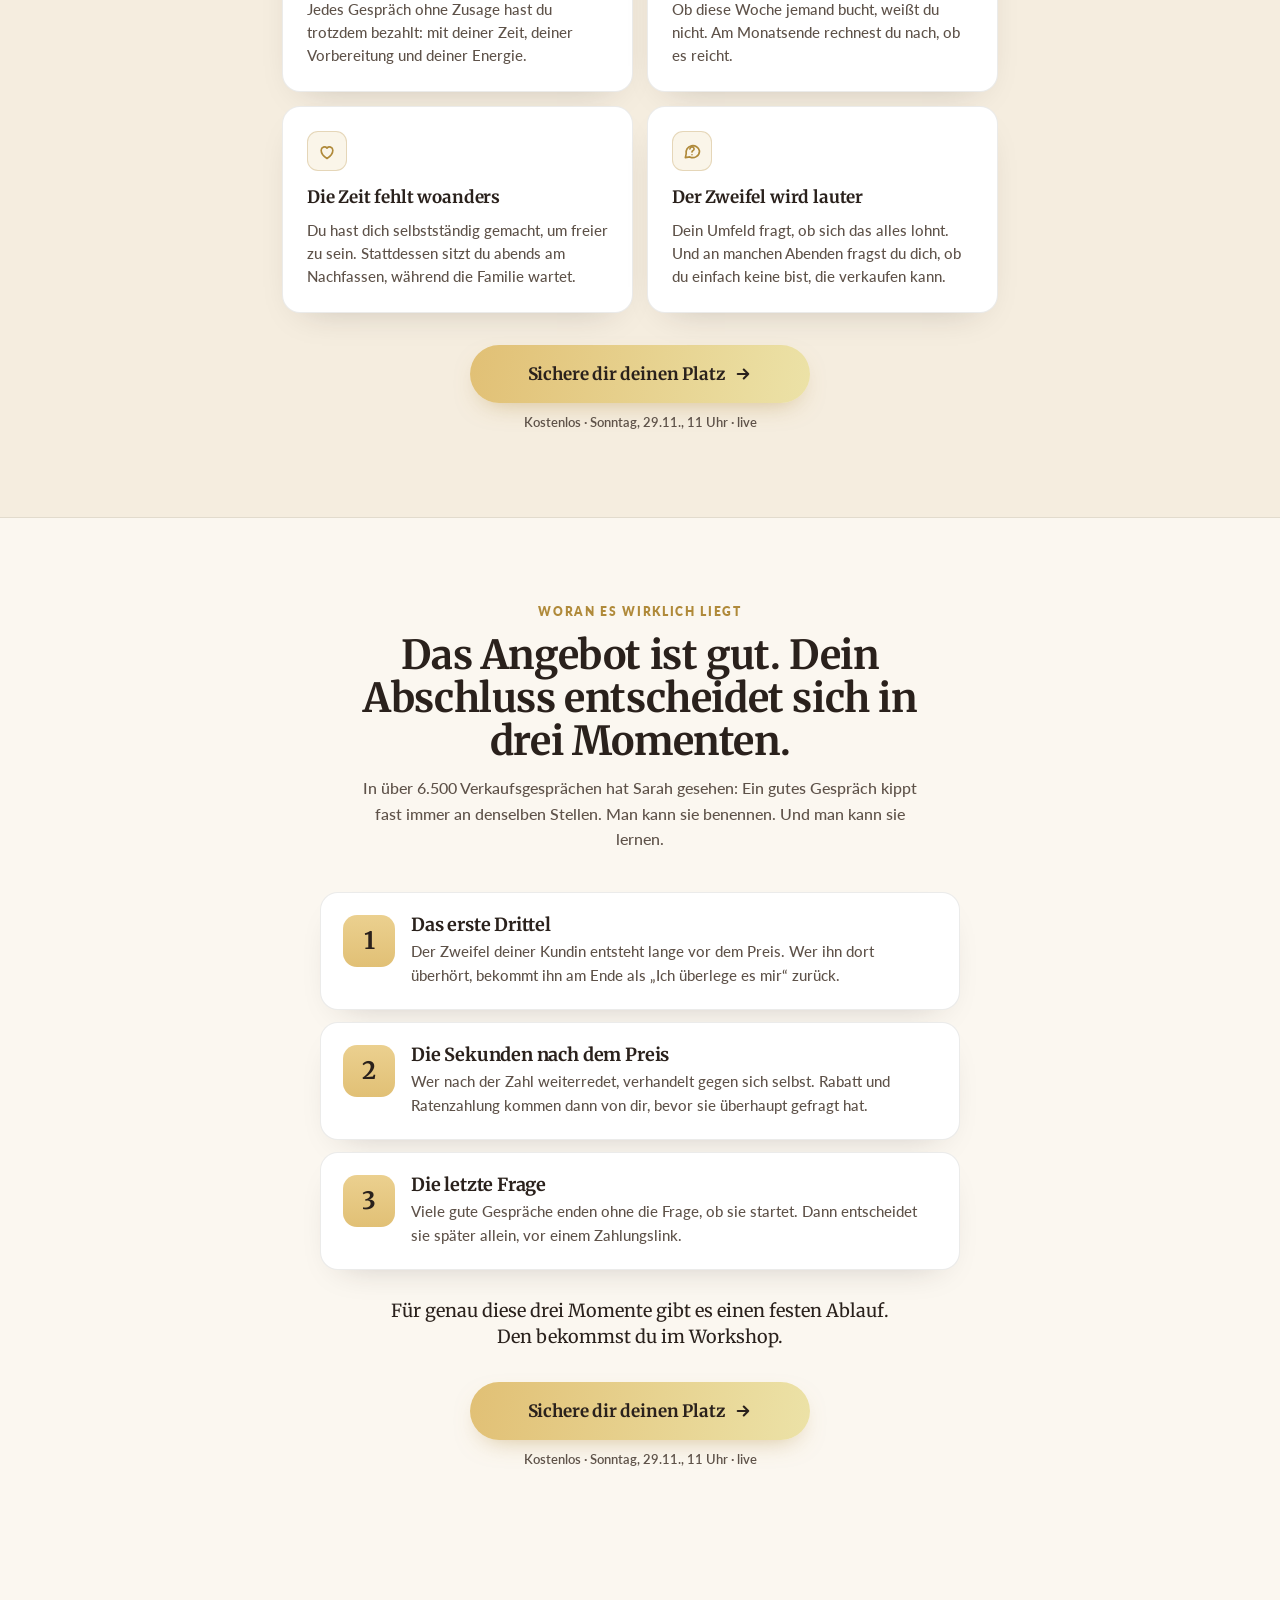
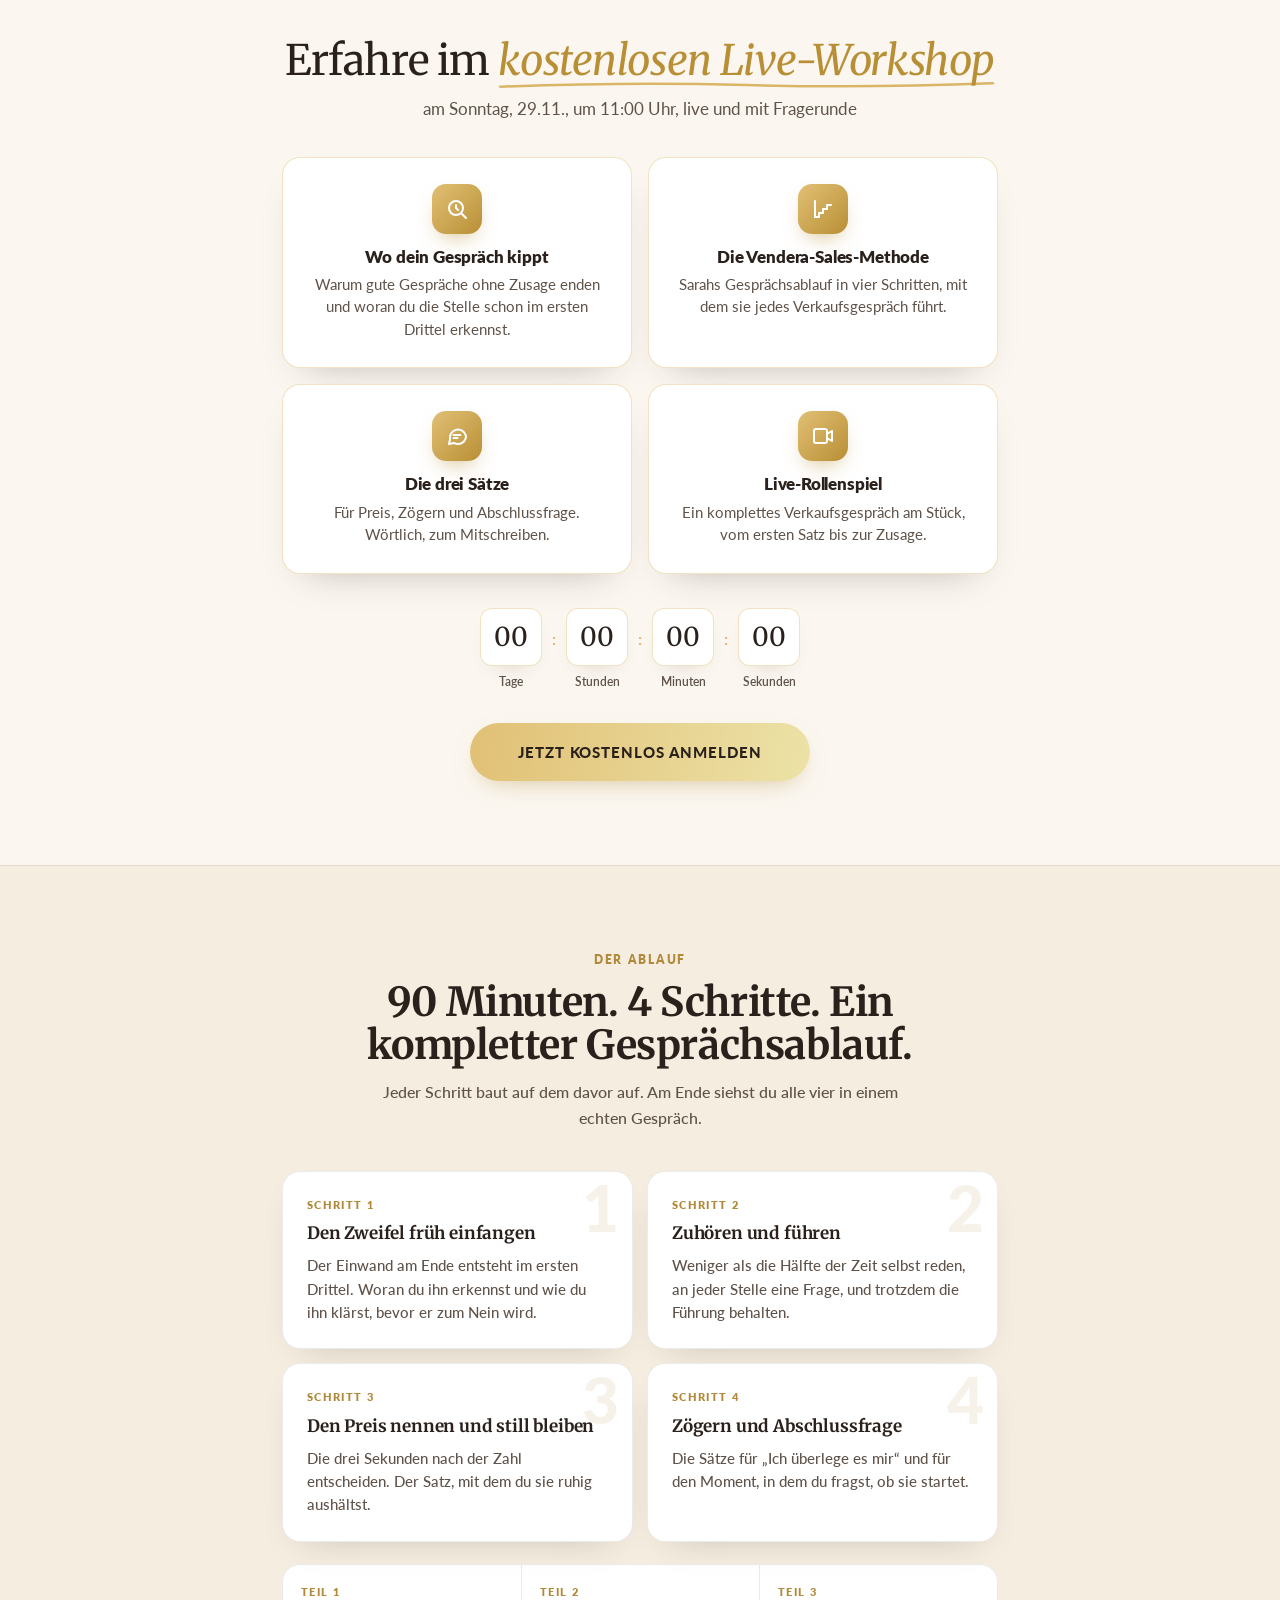
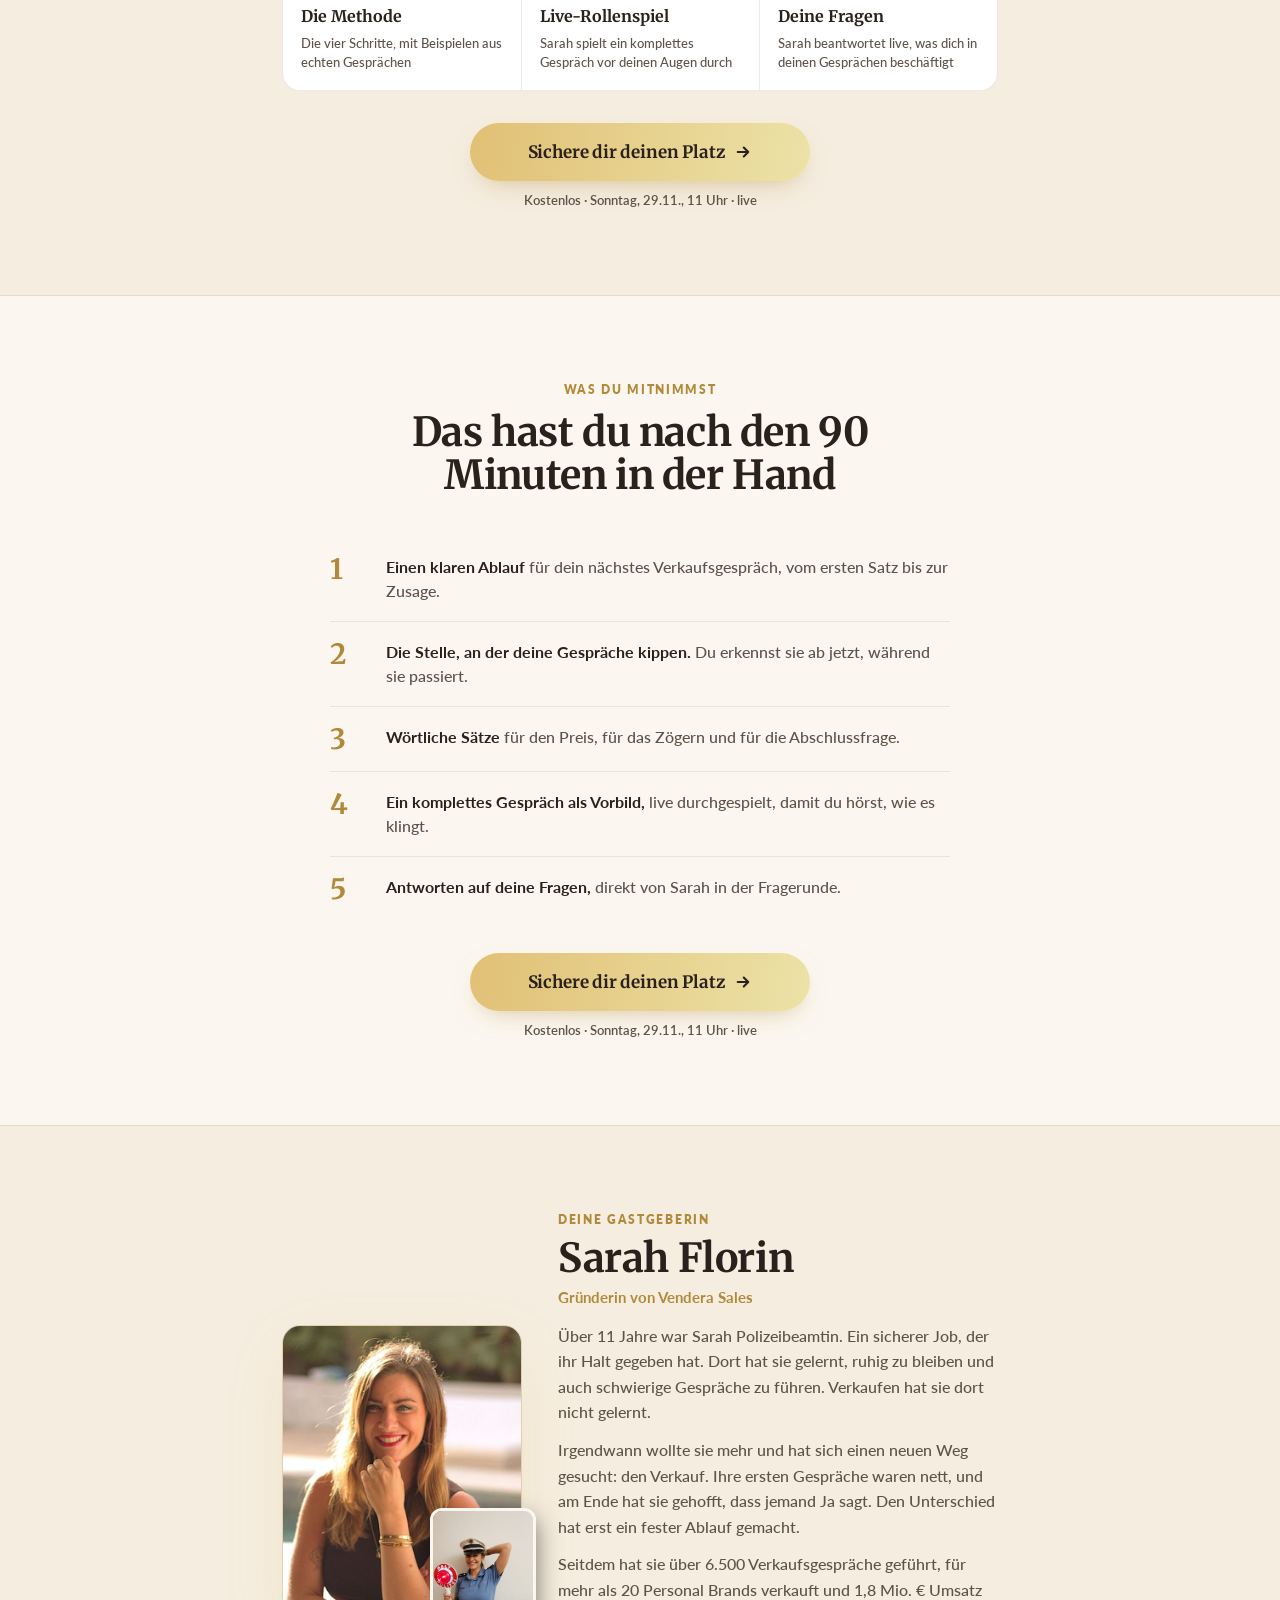
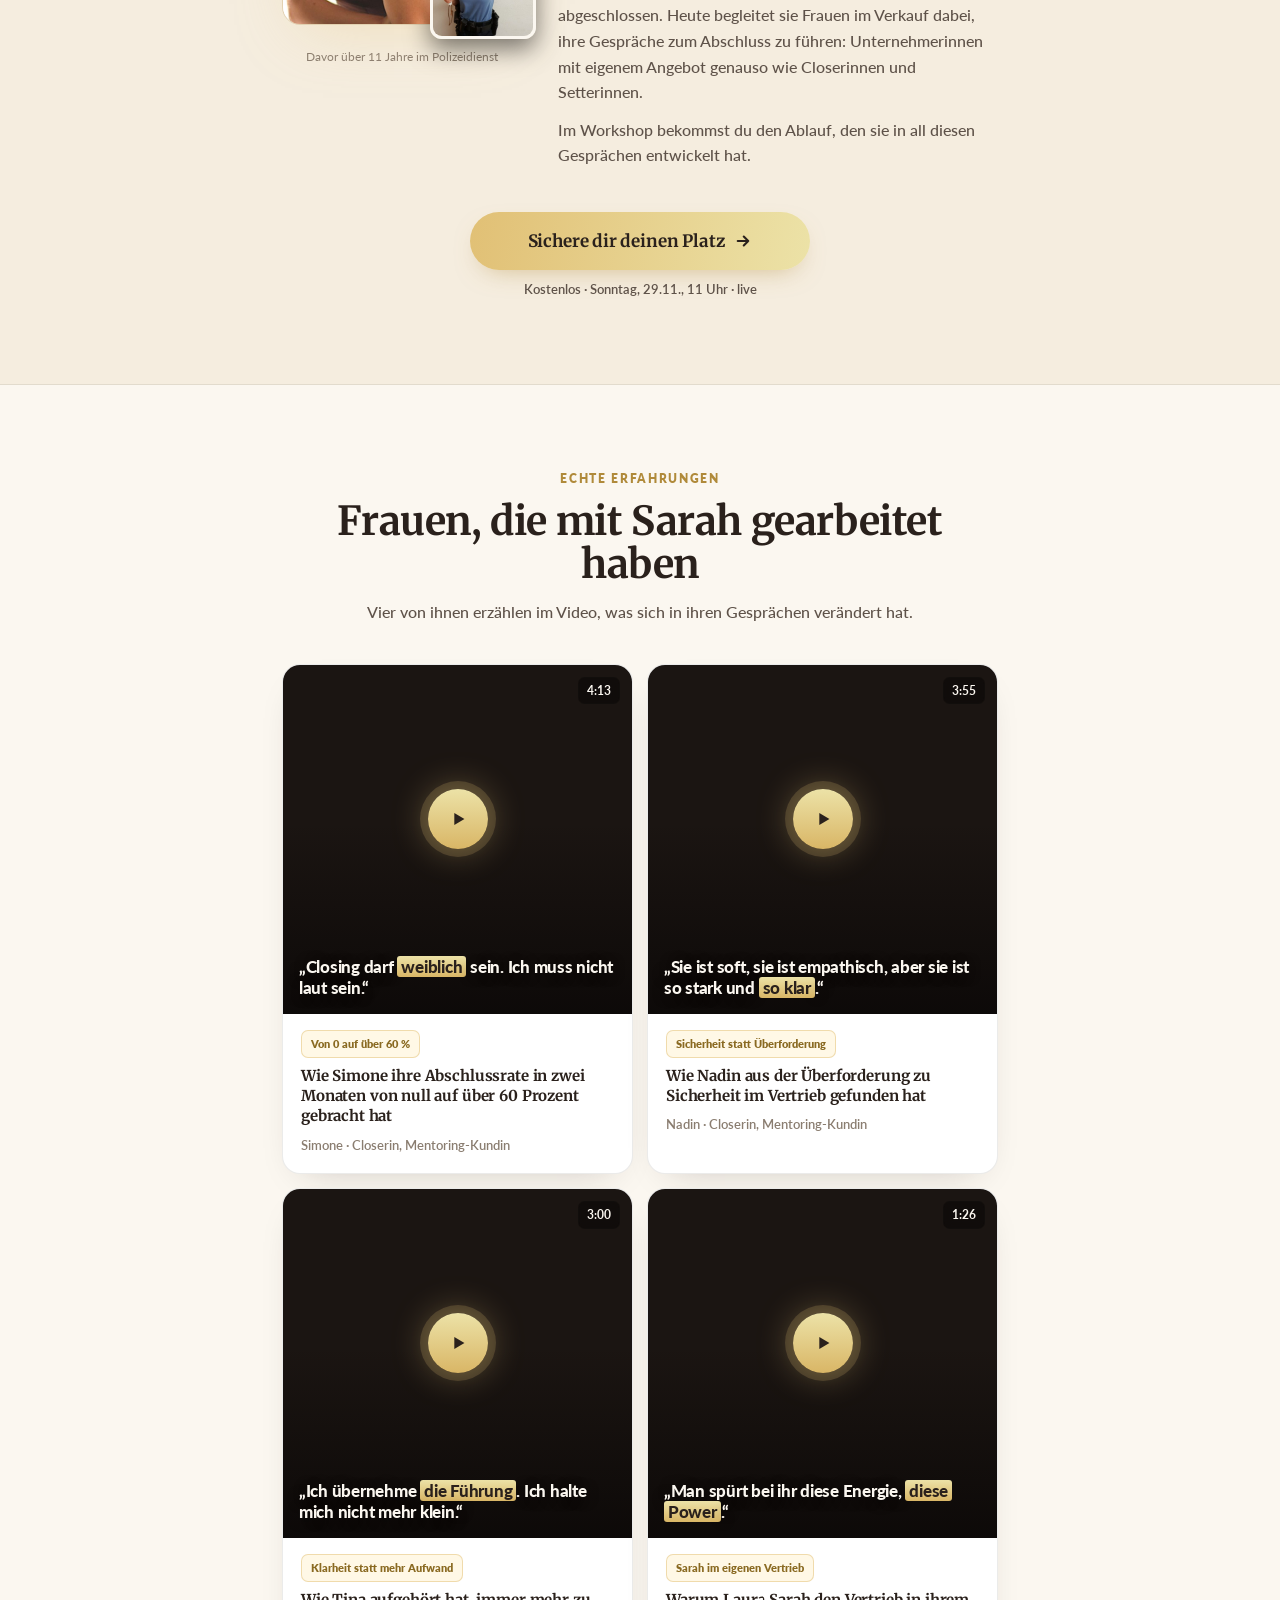
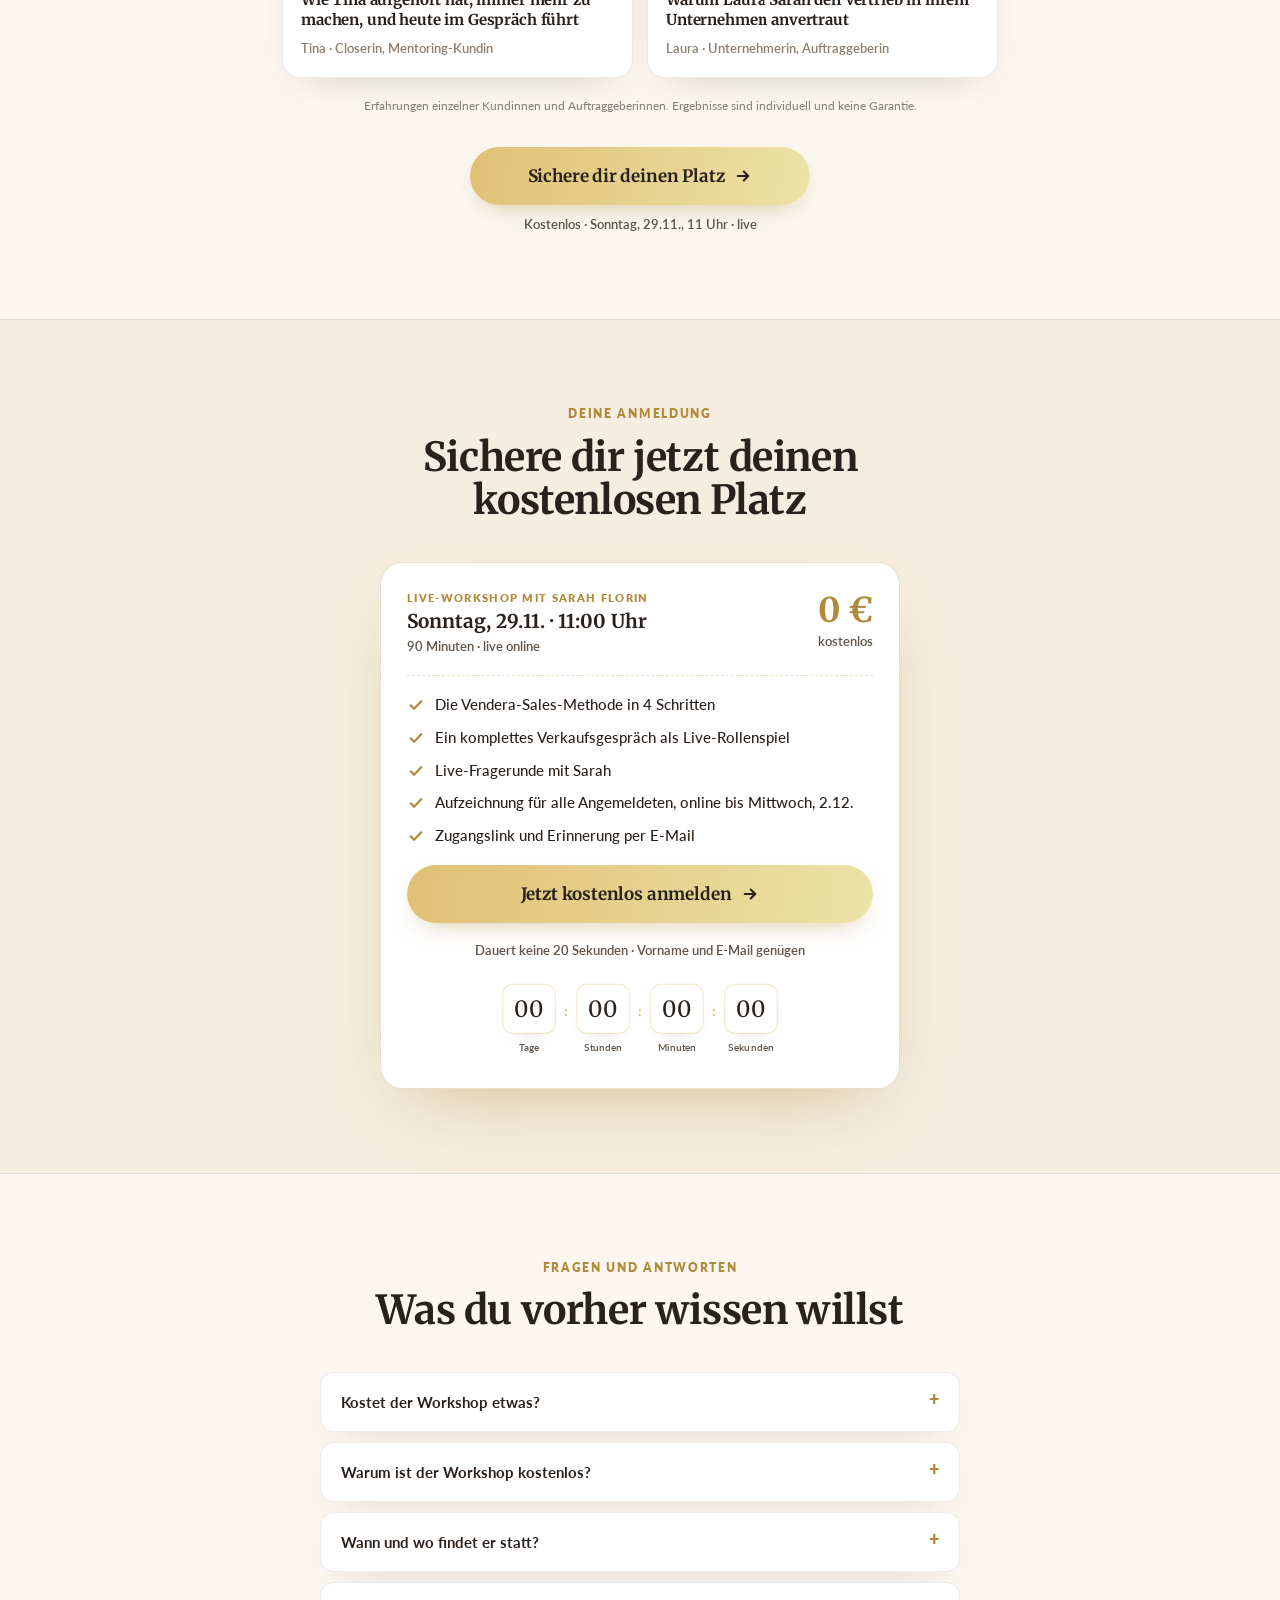
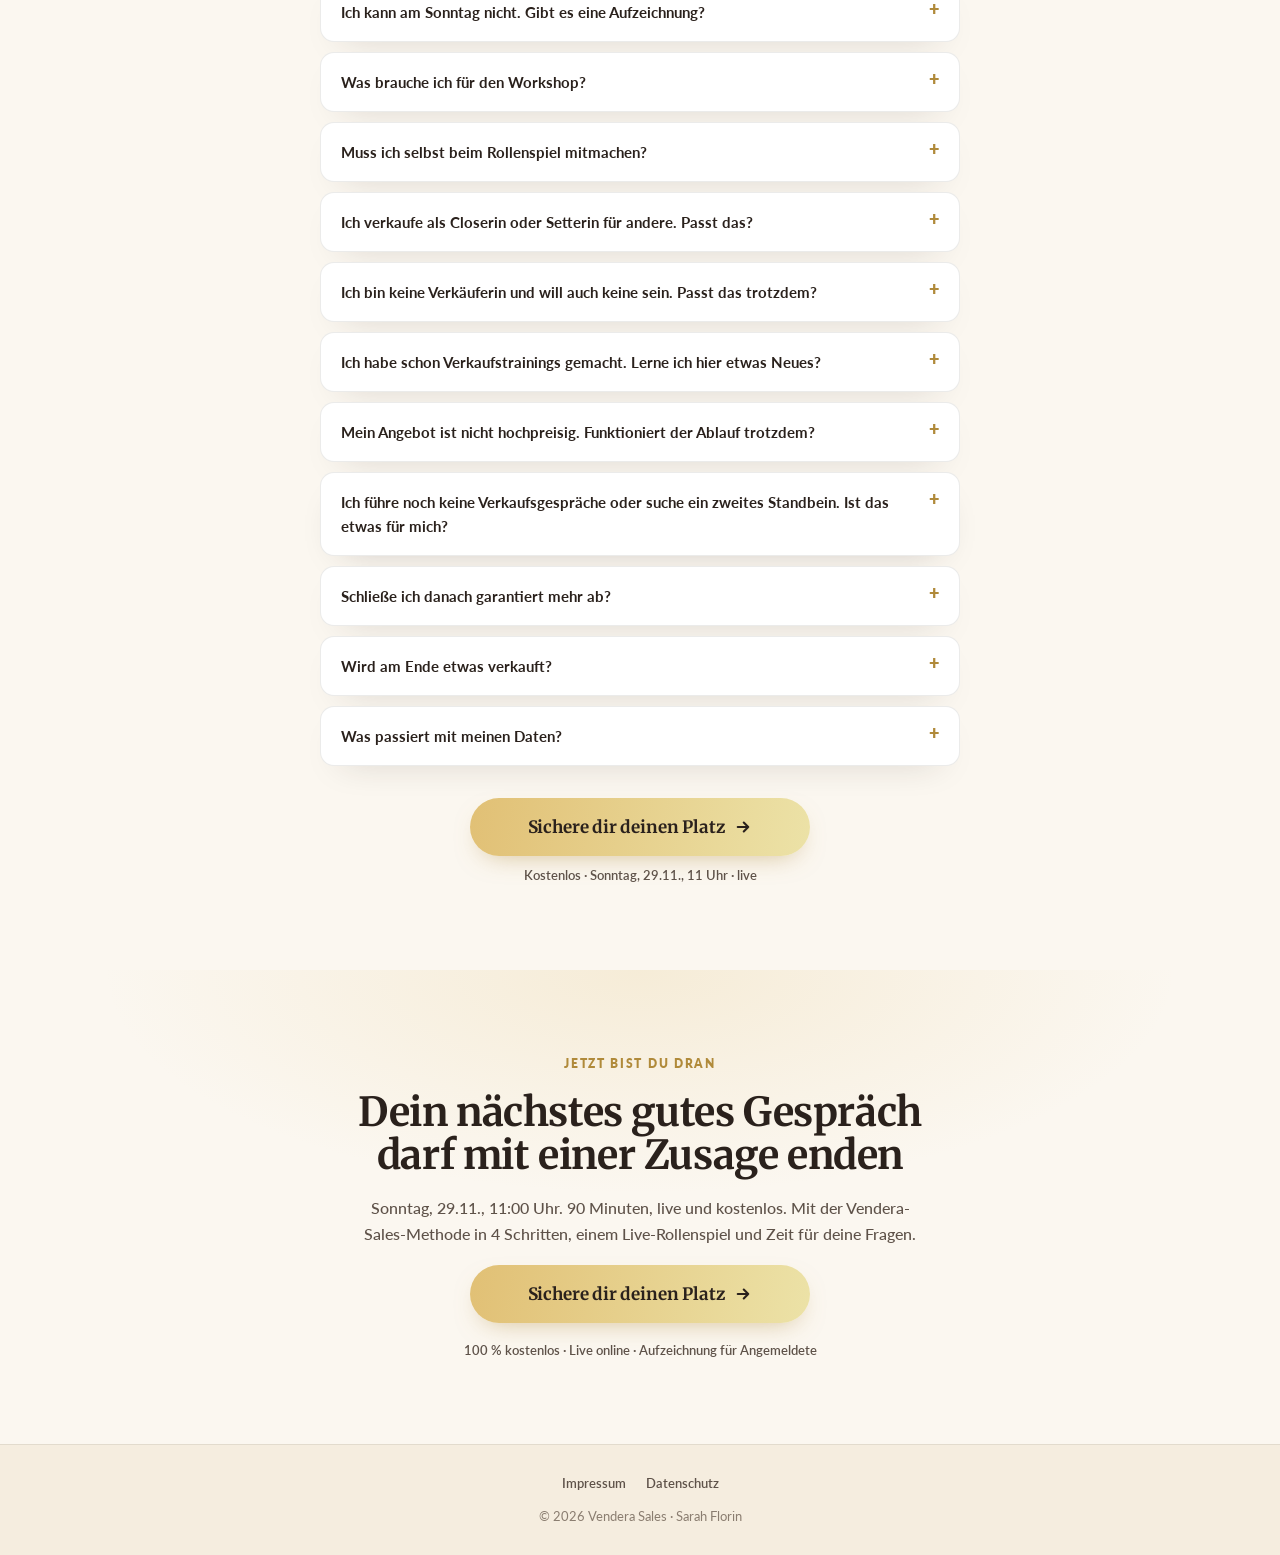
<file: archiv-seite-2026-11-18.html>
<!doctype html>
<html lang="de">
<head>
<meta charset="utf-8">
<meta name="viewport" content="width=device-width, initial-scale=1">
<title>In 90 Minuten verkaufen lernen wie die Top 1 % | Live-Workshop mit Sarah Florin</title>
<link rel="icon" href="favicon.ico" sizes="any">
<link rel="icon" type="image/png" sizes="32x32" href="img/icon-32.png">
<link rel="icon" type="image/png" sizes="192x192" href="img/icon-192.png">
<link rel="apple-touch-icon" href="img/apple-touch-icon.png">
<meta name="robots" content="noindex, nofollow">
<meta name="theme-color" content="#FBF7F0">
<meta name="description" content="Kostenloser Live-Workshop für Frauen, die Verkaufsgespräche führen: Sonntag, 29.11., 11 Uhr, live mit Sarah Florin.">
<meta property="og:type" content="website">
<meta property="og:url" content="https://workshop.vendera-sales.de/">
<meta property="og:title" content="In 90 Minuten verkaufen lernen wie die Top 1 % | Live-Workshop am 29.11.">
<meta property="og:description" content="So verkaufen die Top 1 %: Kostenloser Live-Workshop mit Sarah Florin für Frauen, die Verkaufsgespräche führen. Ihr Gesprächsablauf in vier Schritten und die drei Sätze für Preis, Zögern und Abschlussfrage. Sonntag, 29.11., 11 Uhr, 90 Minuten.">
<meta property="og:image" content="https://workshop.vendera-sales.de/img/og.png">
<meta name="twitter:card" content="summary_large_image">
<script>
/* ===== EINSTELLUNGEN: nur hier eintragen, der Rest der Seite greift darauf zu ===== */
window.VENDERA={
  formEndpoint:'https://phpafnimpbwbqgswqxqc.supabase.co/functions/v1/vendera-intake', // speichert Anmeldungen im Vendera-CRM (Supabase, Schema vendera)
  metaPixelId:'',    // Meta-Pixel-ID (lädt erst nach Zustimmung im Hinweis unten)
  videoUrl:'',       // Einbettungs-Link des Einladungsvideos (z. B. YouTube/Vimeo/Wistia embed). Leer = Vorschaubild ohne Play-Knopf
  impressumUrl:'https://vendera-sales.de/impressum',
  datenschutzUrl:'https://vendera-sales.de/datenschutz'
};
</script>
<link rel="preload" as="image" href="img/sarah-hero-ganz.jpg">
<link rel="preconnect" href="https://fast.wistia.net">
<link rel="preconnect" href="https://embed-ssl.wistia.com">
<link rel="preconnect" href="https://fonts.googleapis.com">
<link rel="preconnect" href="https://fonts.gstatic.com" crossorigin>
<link href="https://fonts.googleapis.com/css2?family=Lato:wght@400;700;900&amp;family=Merriweather:ital,wght@0,400;0,700;0,900;1,400;1,700&amp;display=swap" rel="stylesheet">
<link rel="stylesheet" href="assets/vendera.css?v=36">
</head>
<body class="hell">
<div class="frame">

<header class="top">
<img class="logo" src="https://perspective.imgix.net/6a8b231ad07f37743e10e0e3.png?auto=compress%2Cformat&amp;h=120" alt="Vendera, The Feminine Way Of Sales" onerror="this.nextElementSibling.hidden=false;this.remove()"><span class="logo-txt" hidden>Vendera</span>
<div class="live"><span class="dot pulse"></span>LIVE Online-Workshop<span class="opt">· 90 Minuten</span></div>
</header>

<!-- HERO -->
<section class="hero mit-bild">
<img class="hero-bg-sarah" src="img/sarah-hero-ganz.jpg" width="900" height="1363" alt="Sarah Florin, Gastgeberin des Workshops" fetchpriority="high">
<div class="wrap">
<div class="hero-grid">
<div class="h-head">
<div class="pills">
<span class="pill"><svg width="14" height="14" viewBox="0 0 24 24" fill="none" stroke="currentColor" stroke-width="2.6" stroke-linecap="round" aria-hidden="true"><circle cx="12" cy="13" r="8"></circle><path d="M12 9v4l2.5 2M9 2h6"></path></svg>Dauer: 90 Min</span>
<span class="pill"><span class="dot"></span>Kostenloser Live-Workshop</span>
</div>
<h1 class="h1">In 90 Minuten verkaufen lernen wie die <span class="acc">Top 1 %</span></h1>
<p class="methode">mit der <span style="white-space:nowrap">Vendera-Sales-Methode</span> <br class="nur-handy">in 4 einfachen Schritten</p>
</div>
<figure class="hero-portrait"><img src="img/sarah-hero-ganz.jpg" width="900" height="1363" alt="Sarah Florin, Gastgeberin des Workshops" fetchpriority="high"></figure>
<div class="h-body">
<div class="versprechen">
<p class="v-haupt">Leicht und ohne Druck <span class="acc" style="white-space:nowrap">mehr verkaufen.</span></p>
<p class="v-inkl">Inklusive <b>Live-Rollenspiel</b> und Techniken, die du sofort anwendest.</p>
</div>
<div class="date">
<div class="cal"><b>29</b><small>NOV</small></div>
<div><div class="date-t">Sonntag, 29.11. · 11:00 Uhr</div><div class="date-s">90 Minuten · Live online · Kostenlos</div><div class="cd" id="cd"></div></div>
</div>
<div class="cta-col">
<button type="button" class="btn full" data-open>Sichere dir deinen Platz <svg width="18" height="18" viewBox="0 0 24 24" fill="none" stroke="currentColor" stroke-width="2.8" stroke-linecap="round" stroke-linejoin="round" aria-hidden="true"><path d="M5 12h14M13 6l6 6-6 6"></path></svg></button>
<div class="micro"><svg width="13" height="13" viewBox="0 0 24 24" fill="currentColor" style="color:var(--acc)" aria-hidden="true"><path d="M12 2l8 3v6c0 5-3.4 9.4-8 11-4.6-1.6-8-6-8-11V5z"></path></svg>100 % kostenlos · Live-Fragerunde · mit Aufzeichnung</div>
</div>
<a class="trust" href="#kundinnen">
<div class="rate-av"><img src="https://embed-ssl.wistia.com/deliveries/ccec99a30dec6bd3a020722c023427a7a17894a7.jpg?image_crop_resized=160x160" width="40" height="40" alt="Simone" loading="eager" onerror="this.remove()"><img src="https://embed-ssl.wistia.com/deliveries/bfc10e320313b6de174b0c3dd1c481caf158696e.jpg?image_crop_resized=160x160" width="40" height="40" alt="Nadin" loading="eager" onerror="this.remove()"><img src="https://embed-ssl.wistia.com/deliveries/e7ab758a9430e3b5447112fdd8a4a27669e5f84b.jpg?image_crop_resized=160x160" width="40" height="40" alt="Tina" loading="eager" onerror="this.remove()"><img src="https://embed-ssl.wistia.com/deliveries/db9a21553e0ac536e15901f5b2458dab7a1f0dd7.jpg?image_crop_resized=160x160" width="40" height="40" alt="Laura" loading="eager" onerror="this.remove()"></div>
<div class="trust-tx"><b>9.000+ Verkaufsgespräche</b><span>mit der Vendera-Sales-Methode</span></div>
</a>
</div>
</div>
</div>
</section>

<!-- BELEG -->
<div class="proof">
<div><b>20+</b><span>Personal Brands begleitet</span></div>
<div><b>6.500+</b><span>Verkaufsgespräche geführt</span></div>
<div><b>1,8 Mio. €</b><span>Umsatz abgeschlossen</span></div>
</div>

<!-- FÜR WEN (Identifikation) -->
<section class="sec alt ident">
<div class="wrap">
<div class="head">
<div class="eyebrow">Für wen</div>
<h2>Für Frauen, die schon verkaufen</h2>
<p class="lead">Egal, ob du dein eigenes Angebot verkaufst oder das von anderen: Wenn du Verkaufsgespräche führst, bist du hier richtig.</p>
</div>
<div class="rollen">
<div class="rolle">
<div class="r-ico"><svg width="22" height="22" viewBox="0 0 24 24" fill="none" stroke="currentColor" stroke-width="2" stroke-linecap="round" stroke-linejoin="round" aria-hidden="true"><path d="M12 2l2.6 5.3 5.9.9-4.3 4.1 1 5.8L12 15.4 6.8 18.1l1-5.8L3.5 8.2l5.9-.9z"></path></svg></div>
<span class="r-l">Dein eigenes Angebot</span>
<h3>Du verkaufst, was du selbst anbietest</h3>
<p>Als Coach, Beraterin, Trainerin oder Dienstleisterin führst du deine Verkaufsgespräche selbst und nennst deinen eigenen Preis.</p>
</div>
<div class="rolle">
<div class="r-ico"><svg width="22" height="22" viewBox="0 0 24 24" fill="none" stroke="currentColor" stroke-width="2" stroke-linecap="round" stroke-linejoin="round" aria-hidden="true"><path d="M17 21v-2a4 4 0 0 0-4-4H5a4 4 0 0 0-4 4v2"></path><circle cx="9" cy="7" r="4"></circle><path d="M23 21v-2a4 4 0 0 0-3-3.9M16 3.1a4 4 0 0 1 0 7.8"></path></svg></div>
<span class="r-l">Verkauf für andere</span>
<h3>Du verkaufst für ein Unternehmen</h3>
<p>Als Closerin, Setterin, im Vertrieb oder angestellt im Verkauf führst du Gespräche für eine Auftraggeberin oder ein Team.</p>
</div>
</div>
<div class="beides">
<div class="b-t">In beiden Fällen ist der Workshop für dich, wenn du …</div>
<div class="li"><svg width="18" height="18" viewBox="0 0 24 24" fill="none" stroke="var(--acc)" stroke-width="3" stroke-linecap="round" stroke-linejoin="round" aria-hidden="true"><path d="M5 12.5l4.5 4.5L19 7"></path></svg>nach guten Gesprächen zu oft „Ich überlege es mir“ hörst</div>
<div class="li"><svg width="18" height="18" viewBox="0 0 24 24" fill="none" stroke="var(--acc)" stroke-width="3" stroke-linecap="round" stroke-linejoin="round" aria-hidden="true"><path d="M5 12.5l4.5 4.5L19 7"></path></svg>beim Preis ins Erklären kommst oder vorab Rabatt anbietest</div>
<div class="li"><svg width="18" height="18" viewBox="0 0 24 24" fill="none" stroke="var(--acc)" stroke-width="3" stroke-linecap="round" stroke-linejoin="round" aria-hidden="true"><path d="M5 12.5l4.5 4.5L19 7"></path></svg>von dir sagst: „Ich bin keine Verkäuferin“, und trotzdem klar abschließen willst</div>
</div>
<div class="nicht">
<b>Nicht für dich, wenn du …</b>
<span><svg width="16" height="16" viewBox="0 0 24 24" fill="none" stroke="#8C7F71" stroke-width="2.6" stroke-linecap="round" aria-hidden="true"><path d="M6 6l12 12M18 6L6 18"></path></svg>noch keine Verkaufsgespräche führst und erst einen Einstieg oder ein zweites Standbein suchst</span>
<span><svg width="16" height="16" viewBox="0 0 24 24" fill="none" stroke="#8C7F71" stroke-width="2.6" stroke-linecap="round" aria-hidden="true"><path d="M6 6l12 12M18 6L6 18"></path></svg>nach Druck- und Manipulationstricks suchst</span>
</div>
<div class="inhalt-cta"><button type="button" class="btn" data-open>Sichere dir deinen Platz <svg width="18" height="18" viewBox="0 0 24 24" fill="none" stroke="currentColor" stroke-width="2.8" stroke-linecap="round" stroke-linejoin="round" aria-hidden="true"><path d="M5 12h14M13 6l6 6-6 6"></path></svg></button><div class="cta-sub">Kostenlos · Sonntag, 29.11., 11 Uhr · live</div></div>
</div>
</section>

<!-- SCHMERZ -->
<section class="sec alt">
<div class="wrap">
<div class="head">
<div class="eyebrow">Kommt dir das bekannt vor?</div>
<h2>Du arbeitest viel. Und trotzdem ist dein Umsatz Glückssache.</h2>
<p class="lead">Deine Gespräche sind gut. Und am Ende hoffst du, dass sie bucht.</p>
</div>
<div class="vgl">
<div class="vgl-col minus">
<span class="vgl-l">Heute</span>
<div class="vgl-i"><svg width="18" height="18" viewBox="0 0 24 24" fill="none" stroke="currentColor" stroke-width="2.8" stroke-linecap="round" aria-hidden="true"><path d="M6 6l12 12M18 6L6 18"></path></svg><span>Du nennst den Preis und redest sofort weiter</span></div>
<div class="vgl-i"><svg width="18" height="18" viewBox="0 0 24 24" fill="none" stroke="currentColor" stroke-width="2.8" stroke-linecap="round" aria-hidden="true"><path d="M6 6l12 12M18 6L6 18"></path></svg><span>Du bietest Rabatt an, bevor sie fragt</span></div>
<div class="vgl-i"><svg width="18" height="18" viewBox="0 0 24 24" fill="none" stroke="currentColor" stroke-width="2.8" stroke-linecap="round" aria-hidden="true"><path d="M6 6l12 12M18 6L6 18"></path></svg><span>Sie sagt „Ich überlege es mir“, du sagst „Klar“</span></div>
<div class="vgl-i"><svg width="18" height="18" viewBox="0 0 24 24" fill="none" stroke="currentColor" stroke-width="2.8" stroke-linecap="round" aria-hidden="true"><path d="M6 6l12 12M18 6L6 18"></path></svg><span>Du schickst den Zahlungslink und wartest</span></div>
<div class="vgl-i"><svg width="18" height="18" viewBox="0 0 24 24" fill="none" stroke="currentColor" stroke-width="2.8" stroke-linecap="round" aria-hidden="true"><path d="M6 6l12 12M18 6L6 18"></path></svg><span>Abends spielst du das Gespräch im Kopf nach</span></div>
</div>
<div class="vgl-col plus">
<span class="vgl-l">Mit festem Ablauf</span>
<div class="vgl-i"><svg width="18" height="18" viewBox="0 0 24 24" fill="none" stroke="currentColor" stroke-width="3" stroke-linecap="round" stroke-linejoin="round" aria-hidden="true"><path d="M5 12.5l4.5 4.5L19 7"></path></svg><span>Du führst vom ersten Satz an</span></div>
<div class="vgl-i"><svg width="18" height="18" viewBox="0 0 24 24" fill="none" stroke="currentColor" stroke-width="3" stroke-linecap="round" stroke-linejoin="round" aria-hidden="true"><path d="M5 12.5l4.5 4.5L19 7"></path></svg><span>Du nennst deinen Preis und bleibst ruhig</span></div>
<div class="vgl-i"><svg width="18" height="18" viewBox="0 0 24 24" fill="none" stroke="currentColor" stroke-width="3" stroke-linecap="round" stroke-linejoin="round" aria-hidden="true"><path d="M5 12.5l4.5 4.5L19 7"></path></svg><span>Du klärst ihr Zögern noch im Gespräch</span></div>
<div class="vgl-i"><svg width="18" height="18" viewBox="0 0 24 24" fill="none" stroke="currentColor" stroke-width="3" stroke-linecap="round" stroke-linejoin="round" aria-hidden="true"><path d="M5 12.5l4.5 4.5L19 7"></path></svg><span>Du fragst, ob sie startet</span></div>
<div class="vgl-i"><svg width="18" height="18" viewBox="0 0 24 24" fill="none" stroke="currentColor" stroke-width="3" stroke-linecap="round" stroke-linejoin="round" aria-hidden="true"><path d="M5 12.5l4.5 4.5L19 7"></path></svg><span>Du weißt, warum es geklappt hat</span></div>
</div>
</div>
<div class="ursache">
<span class="u-line"></span>
<span class="u-pill">Die Ursache</span>
<p class="u-text">Es sind die <b>wenigen Minuten rund um deinen Preis</b>. Was du dort sagst, entscheidet über alles, was danach kommt.</p>
<svg class="u-pfeil" width="44" height="64" viewBox="0 0 44 64" fill="none" stroke="currentColor" stroke-width="3" stroke-linecap="round" stroke-linejoin="round" aria-hidden="true"><path d="M22 2v56M6 42l16 18 16-18"></path></svg>
<h2>Und das machen diese Minuten mit deinem Leben</h2>
</div>
<div class="grid2">
<div class="card"><div class="ico"><svg width="20" height="20" viewBox="0 0 24 24" fill="none" stroke="currentColor" stroke-width="2" stroke-linecap="round" stroke-linejoin="round" aria-hidden="true"><circle cx="12" cy="12" r="9"></circle><path d="M12 7v5l3 2"></path></svg></div><h3>Viel Arbeit, zu wenig kommt an</h3><p>Jedes Gespräch ohne Zusage hast du trotzdem bezahlt: mit deiner Zeit, deiner Vorbereitung und deiner Energie.</p></div>
<div class="card"><div class="ico"><svg width="20" height="20" viewBox="0 0 24 24" fill="none" stroke="currentColor" stroke-width="2" stroke-linecap="round" stroke-linejoin="round" aria-hidden="true"><path d="M3 17l5-5 4 3 8-9"></path><path d="M15 6h5v5"></path></svg></div><h3>Du kannst nichts planen</h3><p>Ob diese Woche jemand bucht, weißt du nicht. Am Monatsende rechnest du nach, ob es reicht.</p></div>
<div class="card"><div class="ico"><svg width="20" height="20" viewBox="0 0 24 24" fill="none" stroke="currentColor" stroke-width="2" stroke-linecap="round" stroke-linejoin="round" aria-hidden="true"><path d="M12 21s-7-4.5-7-10a4 4 0 0 1 7-2.5A4 4 0 0 1 19 11c0 5.5-7 10-7 10z"></path></svg></div><h3>Die Zeit fehlt woanders</h3><p>Du hast dich selbstständig gemacht, um freier zu sein. Stattdessen sitzt du abends am Nachfassen, während die Familie wartet.</p></div>
<div class="card"><div class="ico"><svg width="20" height="20" viewBox="0 0 24 24" fill="none" stroke="currentColor" stroke-width="2" stroke-linecap="round" stroke-linejoin="round" aria-hidden="true"><path d="M21 12a8 8 0 0 1-11.6 7.1L4 20l1-4.6A8 8 0 1 1 21 12z"></path><path d="M9.5 9.5a2.5 2.5 0 1 1 3.5 2.3c-.6.3-1 .8-1 1.5M12 16.5v.01"></path></svg></div><h3>Der Zweifel wird lauter</h3><p>Dein Umfeld fragt, ob sich das alles lohnt. Und an manchen Abenden fragst du dich, ob du einfach keine bist, die verkaufen kann.</p></div>
</div>
<div class="inhalt-cta"><button type="button" class="btn" data-open>Sichere dir deinen Platz <svg width="18" height="18" viewBox="0 0 24 24" fill="none" stroke="currentColor" stroke-width="2.8" stroke-linecap="round" stroke-linejoin="round" aria-hidden="true"><path d="M5 12h14M13 6l6 6-6 6"></path></svg></button><div class="cta-sub">Kostenlos · Sonntag, 29.11., 11 Uhr · live</div></div>
</div>
</section>

<!-- WARUM -->
<section class="sec">
<div class="wrap">
<div class="head">
<div class="eyebrow">Woran es wirklich liegt</div>
<h2>Das Angebot ist gut. Dein Abschluss entscheidet sich in drei Momenten.</h2>
<p class="lead">In über 6.500 Verkaufsgesprächen hat Sarah gesehen: Ein gutes Gespräch kippt fast immer an denselben Stellen. Man kann sie benennen. Und man kann sie lernen.</p>
</div>
<div class="why">
<div class="why-c"><span class="why-n">1</span><div><h3>Das erste Drittel</h3><p>Der Zweifel deiner Kundin entsteht lange vor dem Preis. Wer ihn dort überhört, bekommt ihn am Ende als „Ich überlege es mir“ zurück.</p></div></div>
<div class="why-c"><span class="why-n">2</span><div><h3>Die Sekunden nach dem Preis</h3><p>Wer nach der Zahl weiterredet, verhandelt gegen sich selbst. Rabatt und Ratenzahlung kommen dann von dir, bevor sie überhaupt gefragt hat.</p></div></div>
<div class="why-c"><span class="why-n">3</span><div><h3>Die letzte Frage</h3><p>Viele gute Gespräche enden ohne die Frage, ob sie startet. Dann entscheidet sie später allein, vor einem Zahlungslink.</p></div></div>
</div>
<p class="why-out">Für genau diese drei Momente gibt es einen festen Ablauf. Den bekommst du im Workshop.</p>
<div class="inhalt-cta"><button type="button" class="btn" data-open>Sichere dir deinen Platz <svg width="18" height="18" viewBox="0 0 24 24" fill="none" stroke="currentColor" stroke-width="2.8" stroke-linecap="round" stroke-linejoin="round" aria-hidden="true"><path d="M5 12h14M13 6l6 6-6 6"></path></svg></button><div class="cta-sub">Kostenlos · Sonntag, 29.11., 11 Uhr · live</div></div>
</div>
</section>

<!-- INHALT -->
<section class="sec workshop-inhalt">
<div class="wrap">
<div class="w-head">
<h2>Erfahre im <span class="swoosh">kostenlosen Live-Workshop</span></h2>
<p>am Sonntag, 29.11., um 11:00 Uhr, live und mit Fragerunde</p>
</div>
<div class="wgrid">
<div class="wcard"><div class="wico"><svg width="24" height="24" viewBox="0 0 24 24" fill="none" stroke="currentColor" stroke-width="2" stroke-linecap="round" stroke-linejoin="round" aria-hidden="true"><circle cx="11" cy="11" r="7"></circle><path d="M21 21l-4.3-4.3M11 8v3l2 2"></path></svg></div><h3>Wo dein Gespräch kippt</h3><p>Warum gute Gespräche ohne Zusage enden und woran du die Stelle schon im ersten Drittel erkennst.</p></div>
<div class="wcard"><div class="wico"><svg width="24" height="24" viewBox="0 0 24 24" fill="none" stroke="currentColor" stroke-width="2" stroke-linecap="round" stroke-linejoin="round" aria-hidden="true"><path d="M4 20h4v-4h4v-4h4V8h4"></path><path d="M4 20V4"></path></svg></div><h3>Die Vendera-Sales-Methode</h3><p>Sarahs Gesprächsablauf in vier Schritten, mit dem sie jedes Verkaufsgespräch führt.</p></div>
<div class="wcard"><div class="wico"><svg width="24" height="24" viewBox="0 0 24 24" fill="none" stroke="currentColor" stroke-width="2" stroke-linecap="round" stroke-linejoin="round" aria-hidden="true"><path d="M21 12a8 8 0 0 1-11.6 7.1L4 20l1-4.6A8 8 0 1 1 21 12z"></path><path d="M8.5 11h7M8.5 14h4"></path></svg></div><h3>Die drei Sätze</h3><p>Für Preis, Zögern und Abschlussfrage. Wörtlich, zum Mitschreiben.</p></div>
<div class="wcard"><div class="wico"><svg width="24" height="24" viewBox="0 0 24 24" fill="none" stroke="currentColor" stroke-width="2" stroke-linecap="round" stroke-linejoin="round" aria-hidden="true"><rect x="3" y="5" width="13" height="14" rx="2"></rect><path d="M16 10l5-3v10l-5-3z"></path></svg></div><h3>Live-Rollenspiel</h3><p>Ein komplettes Verkaufsgespräch am Stück, vom ersten Satz bis zur Zusage.</p></div>
</div>
<div class="wtimer" role="timer" aria-label="Zeit bis zum Start">
<div><b data-cd="d">00</b><small>Tage</small></div><span>:</span>
<div><b data-cd="h">00</b><small>Stunden</small></div><span>:</span>
<div><b data-cd="m">00</b><small>Minuten</small></div><span>:</span>
<div><b data-cd="s">00</b><small>Sekunden</small></div>
</div>
<div class="inhalt-cta"><button type="button" class="btn wbtn" data-open>Jetzt kostenlos anmelden</button></div>
</div>
</section>

<!-- ABLAUF + VIDEO -->
<section class="sec alt">
<div class="wrap">
<div class="head">
<div class="eyebrow">Der Ablauf</div>
<h2>90 Minuten. 4 Schritte. Ein kompletter Gesprächsablauf.</h2>
<p class="lead">Jeder Schritt baut auf dem davor auf. Am Ende siehst du alle vier in einem echten Gespräch.</p>
</div>
<p class="vlabel">Meine persönliche Nachricht an dich</p>
<div class="poster" id="poster">
<img class="ph" src="img/sarah-hero.jpg" alt="Sarah Florin" onerror="this.remove()">
<div class="pt">
<span class="ptag"><span class="dot"></span>Kostenloser LIVE-Workshop mit <i>Sarah Florin</i></span>
<div><div class="pm">Kostenloser Live-Workshop:</div><div class="ph1">So verkaufen die Top 1 %</div></div>
<span class="pdate"><svg width="12" height="12" viewBox="0 0 24 24" fill="none" stroke="currentColor" stroke-width="2.6" aria-hidden="true"><rect x="3" y="5" width="18" height="16" rx="2"></rect><path d="M3 10h18"></path></svg>29.11.2026 um 11:00 Uhr</span>
</div>
<span class="pstat">6.500+ Gespräche · 20+ Personal Brands</span>
<button type="button" class="play" id="playbtn" hidden aria-label="Video abspielen"><svg width="26" height="26" viewBox="0 0 24 24" fill="currentColor" aria-hidden="true"><path d="M8 5.5v13l11-6.5z"></path></svg></button>
</div>
<div class="grid2">
<div class="card step"><span class="no">1</span><span class="lbl">Schritt 1</span><h3>Den Zweifel früh einfangen</h3><p>Der Einwand am Ende entsteht im ersten Drittel. Woran du ihn erkennst und wie du ihn klärst, bevor er zum Nein wird.</p></div>
<div class="card step"><span class="no">2</span><span class="lbl">Schritt 2</span><h3>Zuhören und führen</h3><p>Weniger als die Hälfte der Zeit selbst reden, an jeder Stelle eine Frage, und trotzdem die Führung behalten.</p></div>
<div class="card step"><span class="no">3</span><span class="lbl">Schritt 3</span><h3>Den Preis nennen und still bleiben</h3><p>Die drei Sekunden nach der Zahl entscheiden. Der Satz, mit dem du sie ruhig aushältst.</p></div>
<div class="card step"><span class="no">4</span><span class="lbl">Schritt 4</span><h3>Zögern und Abschlussfrage</h3><p>Die Sätze für „Ich überlege es mir“ und für den Moment, in dem du fragst, ob sie startet.</p></div>
</div>
<div class="teile">
<div><span>Teil 1</span><b>Die Methode</b><small>Die vier Schritte, mit Beispielen aus echten Gesprächen</small></div>
<div><span>Teil 2</span><b>Live-Rollenspiel</b><small>Sarah spielt ein komplettes Gespräch vor deinen Augen durch</small></div>
<div><span>Teil 3</span><b>Deine Fragen</b><small>Sarah beantwortet live, was dich in deinen Gesprächen beschäftigt</small></div>
</div>
<div class="inhalt-cta"><button type="button" class="btn" data-open>Sichere dir deinen Platz <svg width="18" height="18" viewBox="0 0 24 24" fill="none" stroke="currentColor" stroke-width="2.8" stroke-linecap="round" stroke-linejoin="round" aria-hidden="true"><path d="M5 12h14M13 6l6 6-6 6"></path></svg></button><div class="cta-sub">Kostenlos · Sonntag, 29.11., 11 Uhr · live</div></div>
</div>
</section>

<!-- MITNEHMEN -->
<section class="sec">
<div class="wrap">
<div class="head">
<div class="eyebrow">Was du mitnimmst</div>
<h2>Das hast du nach den 90 Minuten in der Hand</h2>
</div>
<div class="take">
<div class="take-r"><span>1</span><p><b>Einen klaren Ablauf</b> für dein nächstes Verkaufsgespräch, vom ersten Satz bis zur Zusage.</p></div>
<div class="take-r"><span>2</span><p><b>Die Stelle, an der deine Gespräche kippen.</b> Du erkennst sie ab jetzt, während sie passiert.</p></div>
<div class="take-r"><span>3</span><p><b>Wörtliche Sätze</b> für den Preis, für das Zögern und für die Abschlussfrage.</p></div>
<div class="take-r"><span>4</span><p><b>Ein komplettes Gespräch als Vorbild,</b> live durchgespielt, damit du hörst, wie es klingt.</p></div>
<div class="take-r"><span>5</span><p><b>Antworten auf deine Fragen,</b> direkt von Sarah in der Fragerunde.</p></div>
</div>
<div class="inhalt-cta"><button type="button" class="btn" data-open>Sichere dir deinen Platz <svg width="18" height="18" viewBox="0 0 24 24" fill="none" stroke="currentColor" stroke-width="2.8" stroke-linecap="round" stroke-linejoin="round" aria-hidden="true"><path d="M5 12h14M13 6l6 6-6 6"></path></svg></button><div class="cta-sub">Kostenlos · Sonntag, 29.11., 11 Uhr · live</div></div>
</div>
</section>

<!-- GASTGEBERIN -->
<section class="sec alt">
<div class="wrap">
<div class="bio">
<div>
<div class="bio-pics"><img class="main" src="img/sarah-portrait.jpg" alt="Sarah Florin"><img class="pol" src="img/sarah-polizei.jpg" alt="Sarah Florin in Polizeiuniform" onerror="this.remove()"></div>
<div class="bio-cap">Davor über 11 Jahre im Polizeidienst</div>
</div>
<div>
<div class="eyebrow">Deine Gastgeberin</div>
<h2>Sarah Florin</h2>
<div class="role">Gründerin von Vendera Sales</div>
<p>Über 11 Jahre war Sarah Polizeibeamtin. Ein sicherer Job, der ihr Halt gegeben hat. Dort hat sie gelernt, ruhig zu bleiben und auch schwierige Gespräche zu führen. Verkaufen hat sie dort nicht gelernt.</p>
<p>Irgendwann wollte sie mehr und hat sich einen neuen Weg gesucht: den Verkauf. Ihre ersten Gespräche waren nett, und am Ende hat sie gehofft, dass jemand Ja sagt. Den Unterschied hat erst ein fester Ablauf gemacht.</p>
<p>Seitdem hat sie über 6.500 Verkaufsgespräche geführt, für mehr als 20 Personal Brands verkauft und 1,8 Mio. € Umsatz abgeschlossen. Heute begleitet sie Frauen im Verkauf dabei, ihre Gespräche zum Abschluss zu führen: Unternehmerinnen mit eigenem Angebot genauso wie Closerinnen und Setterinnen.</p>
<p>Im Workshop bekommst du den Ablauf, den sie in all diesen Gesprächen entwickelt hat.</p>
</div>
</div>
<div class="inhalt-cta"><button type="button" class="btn" data-open>Sichere dir deinen Platz <svg width="18" height="18" viewBox="0 0 24 24" fill="none" stroke="currentColor" stroke-width="2.8" stroke-linecap="round" stroke-linejoin="round" aria-hidden="true"><path d="M5 12h14M13 6l6 6-6 6"></path></svg></button><div class="cta-sub">Kostenlos · Sonntag, 29.11., 11 Uhr · live</div></div>
</div>
</section>

<!-- ERGEBNISSE -->
<section class="sec" id="kundinnen">
<div class="wrap">
<div class="head">
<div class="eyebrow">Echte Erfahrungen</div>
<h2>Frauen, die mit Sarah gearbeitet haben</h2>
<p class="lead">Vier von ihnen erzählen im Video, was sich in ihren Gesprächen verändert hat.</p>
</div>
<div class="grid2" id="ergebnisse"></div>
<div class="note">Erfahrungen einzelner Kundinnen und Auftraggeberinnen. Ergebnisse sind individuell und keine Garantie.</div>
<div class="inhalt-cta"><button type="button" class="btn" data-open>Sichere dir deinen Platz <svg width="18" height="18" viewBox="0 0 24 24" fill="none" stroke="currentColor" stroke-width="2.8" stroke-linecap="round" stroke-linejoin="round" aria-hidden="true"><path d="M5 12h14M13 6l6 6-6 6"></path></svg></button><div class="cta-sub">Kostenlos · Sonntag, 29.11., 11 Uhr · live</div></div>
</div>
</section>

<!-- ANMELDUNG -->
<section class="sec alt" id="anmelden">
<div class="wrap">
<div class="head">
<div class="eyebrow">Deine Anmeldung</div>
<h2>Sichere dir jetzt deinen kostenlosen Platz</h2>
</div>
<div class="ticket">
<div class="ticket-top">
<div><span class="ticket-l">Live-Workshop mit Sarah Florin</span><b>Sonntag, 29.11. · 11:00 Uhr</b><small>90 Minuten · live online</small></div>
<div class="ticket-p"><b>0 €</b><small>kostenlos</small></div>
</div>
<div class="ticket-li">
<div class="li"><svg width="18" height="18" viewBox="0 0 24 24" fill="none" stroke="var(--acc)" stroke-width="3" stroke-linecap="round" stroke-linejoin="round" aria-hidden="true"><path d="M5 12.5l4.5 4.5L19 7"></path></svg>Die Vendera-Sales-Methode in 4 Schritten</div>
<div class="li"><svg width="18" height="18" viewBox="0 0 24 24" fill="none" stroke="var(--acc)" stroke-width="3" stroke-linecap="round" stroke-linejoin="round" aria-hidden="true"><path d="M5 12.5l4.5 4.5L19 7"></path></svg>Ein komplettes Verkaufsgespräch als Live-Rollenspiel</div>
<div class="li"><svg width="18" height="18" viewBox="0 0 24 24" fill="none" stroke="var(--acc)" stroke-width="3" stroke-linecap="round" stroke-linejoin="round" aria-hidden="true"><path d="M5 12.5l4.5 4.5L19 7"></path></svg>Live-Fragerunde mit Sarah</div>
<div class="li"><svg width="18" height="18" viewBox="0 0 24 24" fill="none" stroke="var(--acc)" stroke-width="3" stroke-linecap="round" stroke-linejoin="round" aria-hidden="true"><path d="M5 12.5l4.5 4.5L19 7"></path></svg>Aufzeichnung für alle Angemeldeten, online bis Mittwoch, 2.12.</div>
<div class="li"><svg width="18" height="18" viewBox="0 0 24 24" fill="none" stroke="var(--acc)" stroke-width="3" stroke-linecap="round" stroke-linejoin="round" aria-hidden="true"><path d="M5 12.5l4.5 4.5L19 7"></path></svg>Zugangslink und Erinnerung per E-Mail</div>
</div>
<button type="button" class="btn full" data-open>Jetzt kostenlos anmelden <svg width="18" height="18" viewBox="0 0 24 24" fill="none" stroke="currentColor" stroke-width="2.8" stroke-linecap="round" stroke-linejoin="round" aria-hidden="true"><path d="M5 12h14M13 6l6 6-6 6"></path></svg></button>
<div class="micro center">Dauert keine 20 Sekunden · Vorname und E-Mail genügen</div>
<div class="wtimer klein" role="timer" aria-label="Zeit bis zum Start">
<div><b data-cd="d">00</b><small>Tage</small></div><span>:</span>
<div><b data-cd="h">00</b><small>Stunden</small></div><span>:</span>
<div><b data-cd="m">00</b><small>Minuten</small></div><span>:</span>
<div><b data-cd="s">00</b><small>Sekunden</small></div>
</div>
</div>
</div>
</section>

<!-- FAQ -->
<section class="sec">
<div class="wrap">
<div class="head"><div class="eyebrow">Fragen und Antworten</div><h2>Was du vorher wissen willst</h2></div>
<div class="faq">
<details><summary>Kostet der Workshop etwas?</summary><p>Nein. Der Live-Workshop ist komplett kostenlos. Du brauchst keine Kreditkarte, nur deinen Vornamen und deine E-Mail-Adresse.</p></details>
<details><summary>Warum ist der Workshop kostenlos?</summary><p>Weil du Sarahs Arbeit so am besten kennenlernst. Am Ende lädt sie dich zu einer kostenlosen Strategie-Session ein. Wenn du magst, buchst du sie. Wenn nicht, nimmst du die 90 Minuten Inhalt mit und wendest sie an.</p></details>
<details><summary>Wann und wo findet er statt?</summary><p>Am Sonntag, 29.11., um 11:00 Uhr, live online. Er dauert rund 90 Minuten inklusive Fragerunde. Den Zugangslink bekommst du per E-Mail und am Sonntagmorgen noch einmal als Erinnerung.</p></details>
<details><summary>Ich kann am Sonntag nicht. Gibt es eine Aufzeichnung?</summary><p>Ja, für alle Angemeldeten, online bis Mittwoch, 2.12. Melde dich also auf jeden Fall an. Live lohnt sich trotzdem, weil Sarah am Ende deine Fragen beantwortet.</p></details>
<details><summary>Was brauche ich für den Workshop?</summary><p>Einen Laptop oder dein Handy, 90 Minuten Ruhe und etwas zum Schreiben. Am meisten nimmst du mit, wenn du ein Gespräch aus den letzten Wochen im Kopf hast, das ohne Zusage geendet ist.</p></details>
<details><summary>Muss ich selbst beim Rollenspiel mitmachen?</summary><p>Nein. Sarah spielt das Gespräch vor, du schaust zu. Deine Fragen stellst du im Chat.</p></details>
<details><summary>Ich verkaufe als Closerin oder Setterin für andere. Passt das?</summary><p>Ja. Der Ablauf gilt für jedes Verkaufsgespräch, egal ob du dein eigenes Angebot verkaufst oder das einer Auftraggeberin. Sarah hat selbst für mehr als 20 Personal Brands verkauft und zeigt Beispiele aus beiden Welten.</p></details>
<details><summary>Ich bin keine Verkäuferin und will auch keine sein. Passt das trotzdem?</summary><p>Gerade dann. Der Ablauf ist für Frauen gemacht, die beraten wollen und niemanden überreden möchten. Du lernst, klar zu führen und am Ende die eine Frage zu stellen, ohne dich zu verstellen.</p></details>
<details><summary>Ich habe schon Verkaufstrainings gemacht. Lerne ich hier etwas Neues?</summary><p>Die meisten Trainings setzen am Ende an: bei Einwänden und Abschlusstechniken. Sarah setzt früher an, im ersten Drittel des Gesprächs, wo der Zweifel entsteht. Das zeigt sie dir an einem kompletten Gespräch.</p></details>
<details><summary>Mein Angebot ist nicht hochpreisig. Funktioniert der Ablauf trotzdem?</summary><p>Ja. Er gilt für jedes Angebot, das du im Gespräch verkaufst. Den eigenen Preis zu nennen fällt vielen schwer, egal ob er dreistellig oder vierstellig ist.</p></details>
<details><summary>Ich führe noch keine Verkaufsgespräche oder suche ein zweites Standbein. Ist das etwas für mich?</summary><p>Nein, dafür ist dieser Workshop nicht gedacht. Er ist für Frauen, die schon Verkaufsgespräche führen, für ihr eigenes Angebot oder für andere. Alles, was Sarah zeigt, setzt an echten Gesprächen an, die du schon führst.</p></details>
<details><summary>Schließe ich danach garantiert mehr ab?</summary><p>Das kann dir niemand seriös versprechen. Du bekommst einen Ablauf und wörtliche Sätze, die du schon im nächsten Gespräch anwenden kannst. Was daraus wird, hängt von dir, dem Angebot und deinen Gesprächen ab.</p></details>
<details><summary>Wird am Ende etwas verkauft?</summary><p>Die 90 Minuten sind Inhalt, den du direkt anwenden kannst. Am Ende lädt Sarah dich zu einer kostenlosen Strategie-Session ein. Ob du das annimmst, entscheidest du.</p></details>
<details><summary>Was passiert mit meinen Daten?</summary><p>Du bekommst den Zugangslink, Erinnerungen zum Workshop und danach Impulse von Vendera Sales. Abmelden kannst du dich jederzeit mit einem Klick. Alles Weitere steht in der Datenschutzerklärung.</p></details>
</div>
<div class="inhalt-cta"><button type="button" class="btn" data-open>Sichere dir deinen Platz <svg width="18" height="18" viewBox="0 0 24 24" fill="none" stroke="currentColor" stroke-width="2.8" stroke-linecap="round" stroke-linejoin="round" aria-hidden="true"><path d="M5 12h14M13 6l6 6-6 6"></path></svg></button><div class="cta-sub">Kostenlos · Sonntag, 29.11., 11 Uhr · live</div></div>
</div>
</section>

<!-- SCHLUSS -->
<section class="sec final glowtop">
<div class="wrap">
<div class="eyebrow">Jetzt bist du dran</div>
<h2>Dein nächstes gutes Gespräch darf mit einer Zusage enden</h2>
<p class="lead">Sonntag, 29.11., 11:00 Uhr. 90 Minuten, live und kostenlos. Mit der Vendera-Sales-Methode in 4 Schritten, einem Live-Rollenspiel und Zeit für deine Fragen.</p>
<button type="button" class="btn" data-open style="min-width:min(100%,340px)">Sichere dir deinen Platz <svg width="18" height="18" viewBox="0 0 24 24" fill="none" stroke="currentColor" stroke-width="2.8" stroke-linecap="round" stroke-linejoin="round" aria-hidden="true"><path d="M5 12h14M13 6l6 6-6 6"></path></svg></button>
<div class="micro center">100 % kostenlos · Live online · Aufzeichnung für Angemeldete</div>
</div>
</section>

<footer class="foot">
<img class="logo" src="https://perspective.imgix.net/6a8b231ad07f37743e10e0e3.png?auto=compress%2Cformat&amp;h=120" alt="Vendera" style="height:32px" onerror="this.remove()">
<nav><a href="#impressum" data-link="impressum">Impressum</a><a href="#datenschutz" data-link="datenschutz">Datenschutz</a></nav>
<div>© 2026 Vendera Sales · Sarah Florin</div>
</footer>
</div>

<!-- POPUP: Anmeldung -->
<div class="modal" id="modal" role="dialog" aria-modal="true" aria-labelledby="m-title">
<div class="box">
<button type="button" class="x" id="m-close" aria-label="Schließen">×</button>
<div class="box-h" id="formkopf">
<div class="eyebrow">Kostenloser Live-Workshop</div>
<h2 id="m-title">Sichere dir deinen Platz</h2>
<p>Sonntag, 29.11., 11:00 Uhr, live online. Den Zugangslink bekommst du per E-Mail.</p>
</div>
<div id="formular">
<form id="anmeldeformular" class="form">
<label class="f">Vorname<input class="in" type="text" name="vorname" required autocomplete="given-name" placeholder="Dein Vorname"></label>
<label class="f">E-Mail-Adresse<input class="in" type="email" name="email" required autocomplete="email" placeholder="name@beispiel.de"></label>
<label class="f">WhatsApp-Nummer <span>optional, für die Erinnerung kurz vor dem Start</span><input class="in" type="tel" name="telefon" autocomplete="tel" placeholder="+49 …"></label>
<label class="chk"><input type="checkbox" name="einwilligung" required><span>Ich möchte Infos und Erinnerungen zum Workshop sowie weitere Impulse von Vendera Sales per E-Mail und, wenn angegeben, per WhatsApp erhalten. Abmeldung jederzeit möglich. Hinweise in der <a href="#datenschutz" data-link="datenschutz">Datenschutzerklärung</a>.</span></label>
<input type="text" name="website" tabindex="-1" autocomplete="off" aria-hidden="true" style="position:absolute;left:-9999px;height:0;width:0;opacity:0">
<button type="submit" class="btn full" id="submitbtn">Jetzt kostenlos Platz sichern</button>
<div class="err" id="formerr" hidden>Das hat gerade nicht geklappt. Bitte versuch es noch einmal.</div>
<div class="micro center" style="font-size:12px">100 % kostenlos · Aufzeichnung für alle Angemeldeten</div>
</form>
</div>
</div>
</div>

<div class="sticky" id="sticky"><span><b>So, 29.11. · 11:00 Uhr</b><br>Kostenloser Live-Workshop</span><button type="button" class="btn" data-open>Platz sichern</button></div>
<div class="consent" id="consent"><span>Wir möchten messen, wie diese Seite gefunden wird, und nutzen dafür das Meta-Pixel. Das passiert nur mit deiner Zustimmung. Mehr in der <a href="#datenschutz" data-link="datenschutz">Datenschutzerklärung</a>.</span><div><button type="button" id="c-no">Ablehnen</button><button type="button" class="ok" id="c-yes">Einverstanden</button></div></div>

<script src="assets/kundinnen.js?v=2"></script>
<script>
(function(){
  var C=window.VENDERA||{};
  var START=Date.parse('2026-11-29T11:00:00+01:00'), END=Date.parse('2026-11-29T12:30:00+01:00');
  function $(id){return document.getElementById(id);}
  function store(k,v){try{if(v===undefined)return localStorage.getItem(k);localStorage.setItem(k,v);}catch(e){return null;}}

  // Rechtliche Links
  [['impressum',C.impressumUrl],['datenschutz',C.datenschutzUrl]].forEach(function(x){
    if(!x[1])return;
    document.querySelectorAll('[data-link="'+x[0]+'"]').forEach(function(a){a.href=x[1];a.target='_blank';a.rel='noopener';});
  });

  // Countdown bis zum Start
  function tick(){
    var el=$('cd'); if(!el)return; var d=START-Date.now();
    if(d<=0){el.textContent=Date.now()<END?'Der Workshop läuft gerade':'';return;}
    var t=Math.floor(d/864e5),h=Math.floor(d%864e5/36e5),m=Math.floor(d%36e5/6e4);
    el.textContent='Start in '+(t>0?t+(t===1?' Tag, ':' Tagen, '):'')+h+' Std. und '+m+' Min.';
  }
  tick();setInterval(tick,30000);
  // Countdown im Abschnitt "Erfahre im kostenlosen Live-Workshop"
  function wtick(){
    var d=Math.max(0,Math.floor((START-Date.now())/1000)), p=function(n){return String(n).padStart(2,'0');};
    var t=Math.floor(d/86400);d-=t*86400;var h=Math.floor(d/3600);d-=h*3600;var m=Math.floor(d/60);var sk=d-m*60;
    var w={d:p(t),h:p(h),m:p(m),s:p(sk)};document.querySelectorAll('[data-cd]').forEach(function(e){e.textContent=w[e.getAttribute('data-cd')];});
  }
  wtick();setInterval(wtick,1000);

  // Video: ohne Link bleibt das Vorschaubild ohne Play-Knopf
  function spiele(box,url,titel){
    var f=document.createElement('iframe');f.src=url;f.title=titel;f.allow='autoplay; fullscreen';f.allowFullscreen=true;box.appendChild(f);
  }
  if(!C.videoUrl){var po=$('poster');if(po&&po.parentNode)po.parentNode.classList.add('ohne-video');}
  if(C.videoUrl){$('playbtn').hidden=false;$('playbtn').onclick=function(){spiele($('poster'),C.videoUrl,'Einladung von Sarah Florin');this.remove();};}

  // Kundinnen-Karten (Daten in assets/kundinnen.js)
  if(window.zeigeKundinnen)window.zeigeKundinnen($('ergebnisse'));

  // Herkunft der Anmeldung (für die Auswertung der Anzeigen)
  var SITZUNG=Math.random().toString(36).slice(2)+Date.now().toString(36);
  var q=new URLSearchParams(location.search), herkunft={};
  ['utm_source','utm_medium','utm_campaign','utm_content','utm_term','fbclid'].forEach(function(k){if(q.get(k))herkunft[k]=q.get(k);});

  function senden(daten){
    if(!C.formEndpoint){console.warn('VENDERA.formEndpoint ist leer: Anmeldung wurde NICHT gespeichert.',daten);return Promise.resolve();}
    daten.sitzung=SITZUNG;
    return fetch(C.formEndpoint,{method:'POST',headers:{'Content-Type':'text/plain;charset=UTF-8'},body:JSON.stringify(daten)})
      .then(function(r){if(!r.ok)throw new Error('Speichern fehlgeschlagen ('+r.status+')');return r;});
  }
  // Anonyme Zählung für die Auswertung der Seite: kein Cookie, keine Speicherung im Browser
  function zaehle(name){if(!C.formEndpoint)return;senden({typ:'event',name:name,seite:location.href,herkunft:herkunft}).catch(function(){});}
  zaehle('pageview');

  // Popup öffnen und schließen
  var modal=$('modal'), letzter=null, geoeffnet=false;
  function auf(){letzter=document.activeElement;modal.classList.add('on');document.body.style.overflow='hidden';setTimeout(function(){var i=modal.querySelector('input[name=vorname]');if(i&&!$('formular').hidden)i.focus();},60);if(!geoeffnet){geoeffnet=true;zaehle('form_open');}}
  function zu(){modal.classList.remove('on');document.body.style.overflow='';if(letzter&&letzter.focus)letzter.focus();}
  document.querySelectorAll('[data-open]').forEach(function(b){b.addEventListener('click',auf);});
  $('m-close').onclick=zu;
  modal.addEventListener('click',function(e){if(e.target===modal)zu();});
  document.addEventListener('keydown',function(e){if(e.key==='Escape'&&modal.classList.contains('on'))zu();});
  if(location.hash==='#anmelden')setTimeout(auf,300);

  // Mobile Leiste: erscheint nach dem Hero, verschwindet beim Schluss-Abschnitt
  var sticky=$('sticky'), ziel=$('anmelden');
  if(sticky&&ziel){
    var zielSichtbar=false, modalEl=$('modal');
    var stickyUpd=function(){sticky.classList.toggle('on',window.scrollY>500&&!zielSichtbar);};
    if('IntersectionObserver' in window){new IntersectionObserver(function(e){zielSichtbar=e[0].isIntersecting;stickyUpd();},{threshold:0.05}).observe(ziel);}
    window.addEventListener('scroll',stickyUpd,{passive:true});stickyUpd();
  }

  // Meta-Pixel erst nach Zustimmung
  function pixel(){
    if(!C.metaPixelId||window.fbq)return;
    !function(f,b,e,v,n,t,s){if(f.fbq)return;n=f.fbq=function(){n.callMethod?n.callMethod.apply(n,arguments):n.queue.push(arguments)};if(!f._fbq)f._fbq=n;n.push=n;n.loaded=!0;n.version='2.0';n.queue=[];t=b.createElement(e);t.async=!0;t.src=v;s=b.getElementsByTagName(e)[0];s.parentNode.insertBefore(t,s)}(window,document,'script','https://connect.facebook.net/en_US/fbevents.js');
    fbq('init',C.metaPixelId);fbq('track','PageView');
  }
  if(C.metaPixelId){
    var z=store('vendera_consent');
    if(z==='ja')pixel(); else if(z!=='nein')$('consent').classList.add('on');
    $('c-yes').onclick=function(){store('vendera_consent','ja');$('consent').classList.remove('on');pixel();};
    $('c-no').onclick=function(){store('vendera_consent','nein');$('consent').classList.remove('on');};
  }

  var gestartet=false;
  $('anmeldeformular').addEventListener('focusin',function(){if(!gestartet){gestartet=true;zaehle('form_start');}});

  var kontakt=null;
  $('anmeldeformular').addEventListener('submit',function(e){
    e.preventDefault();
    var f=e.target; if(f.website.value)return; // Spam-Falle
    if(Date.now()>END+3*864e5){$('formerr').textContent='Der Workshop ist vorbei. Eine Anmeldung ist nicht mehr möglich.';$('formerr').hidden=false;return;}
    var btn=$('submitbtn'); btn.disabled=true; btn.textContent='Einen Moment …'; $('formerr').hidden=true;
    kontakt={typ:'anmeldung',vorname:f.vorname.value.trim(),email:f.email.value.trim(),telefon:f.telefon.value.trim(),einwilligung:true,zeitpunkt:new Date().toISOString(),webinar:'2026-11-29',seite:location.href,herkunft:herkunft};
    senden(kontakt).then(function(){
      // Vorname und E-Mail nur für die Danke-Seite merken (bleibt im Tab, nicht in der Adresse)
      try{sessionStorage.setItem('vendera_anmeldung',JSON.stringify({vorname:kontakt.vorname,email:kontakt.email,t:Date.now()}));}catch(err){}
      location.href='danke.html'+(location.search||'');
    }).catch(function(){btn.disabled=false;btn.textContent='Jetzt kostenlos Platz sichern';$('formerr').hidden=false;});
  });

})();
</script>
</body>
</html>
</file>
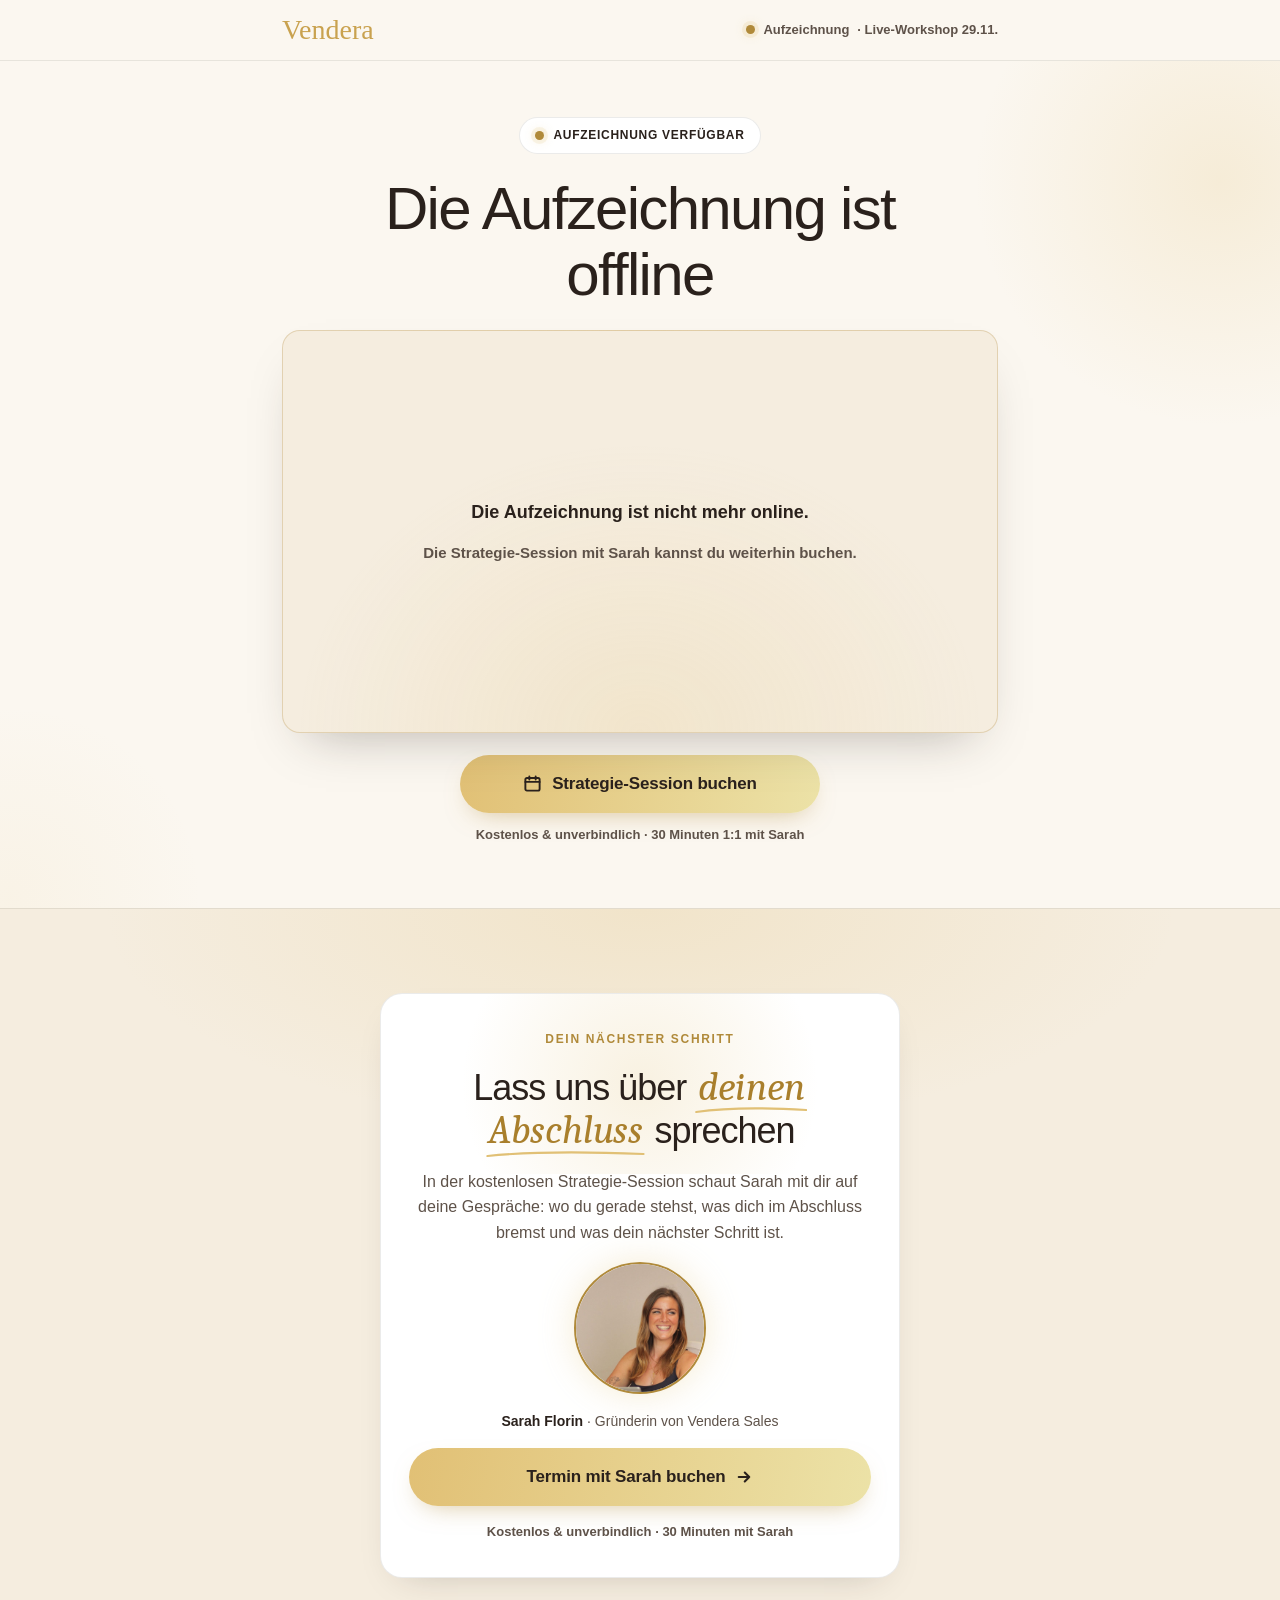
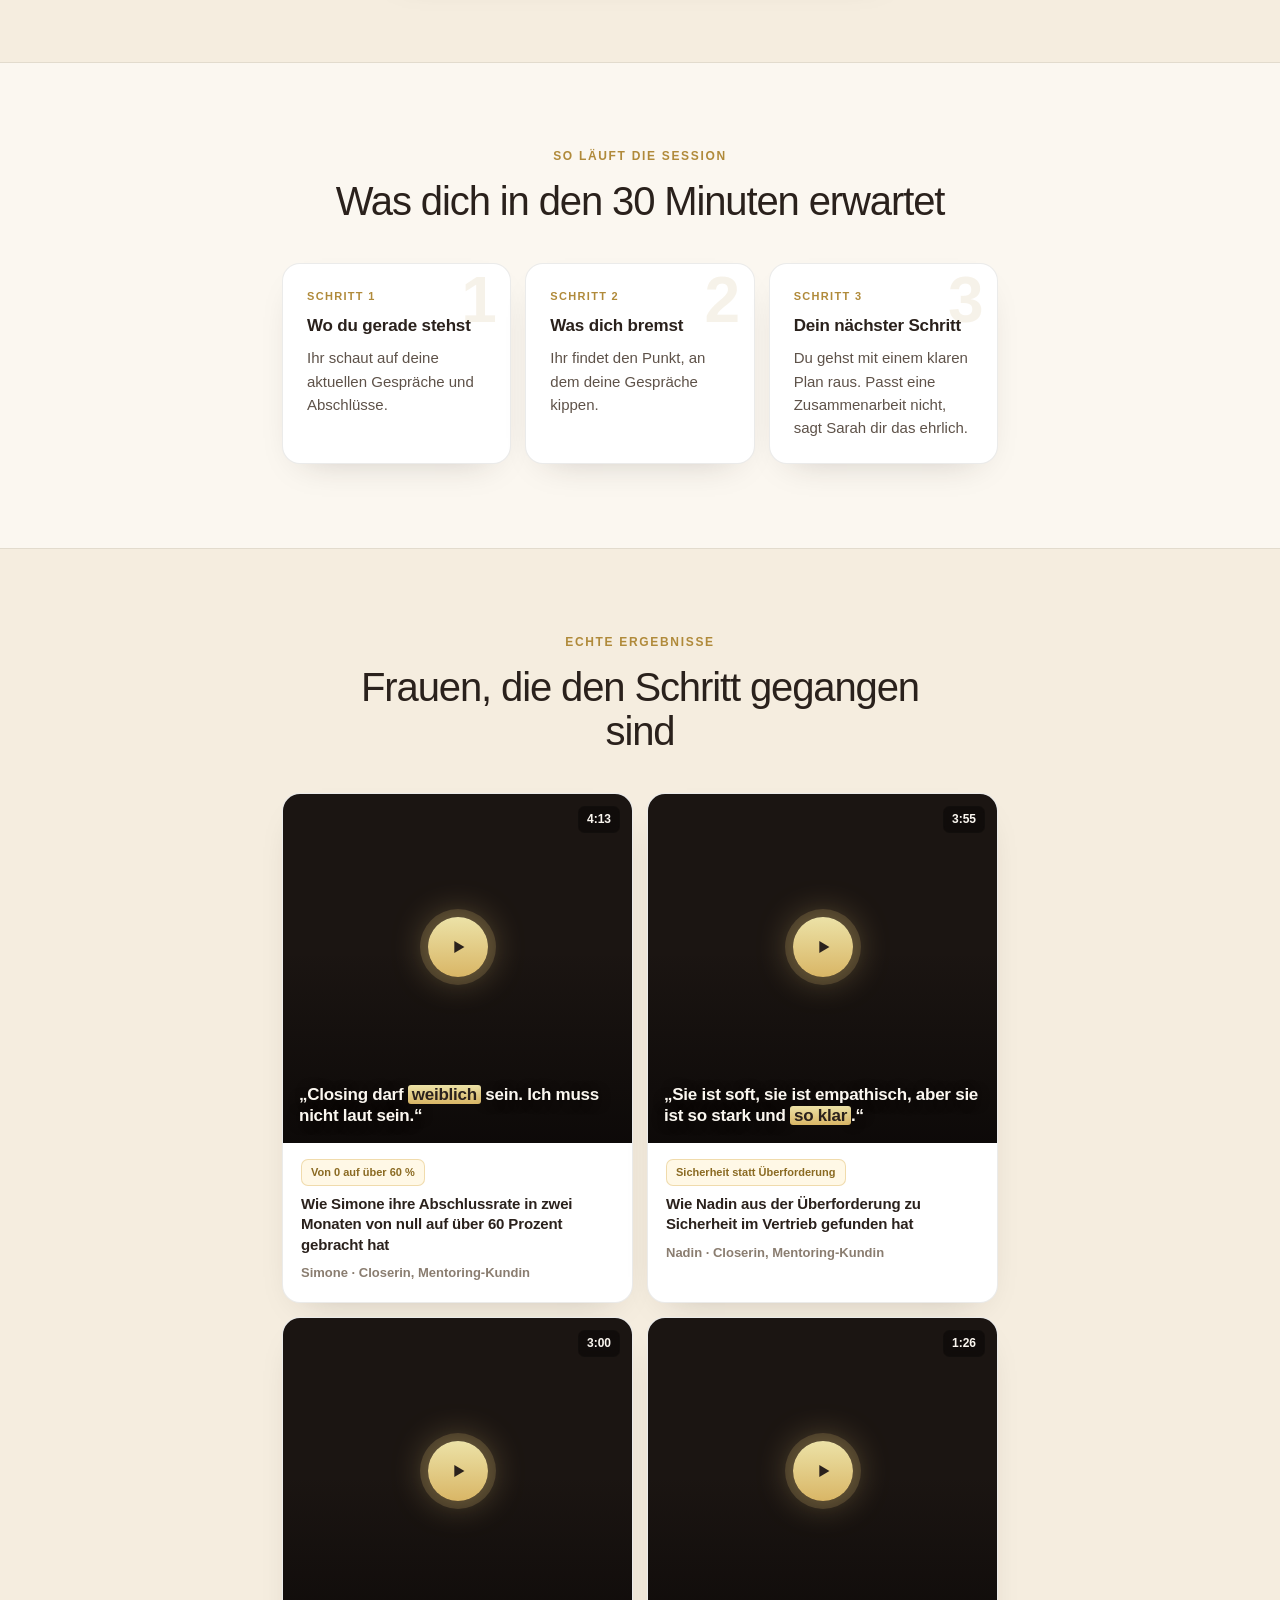
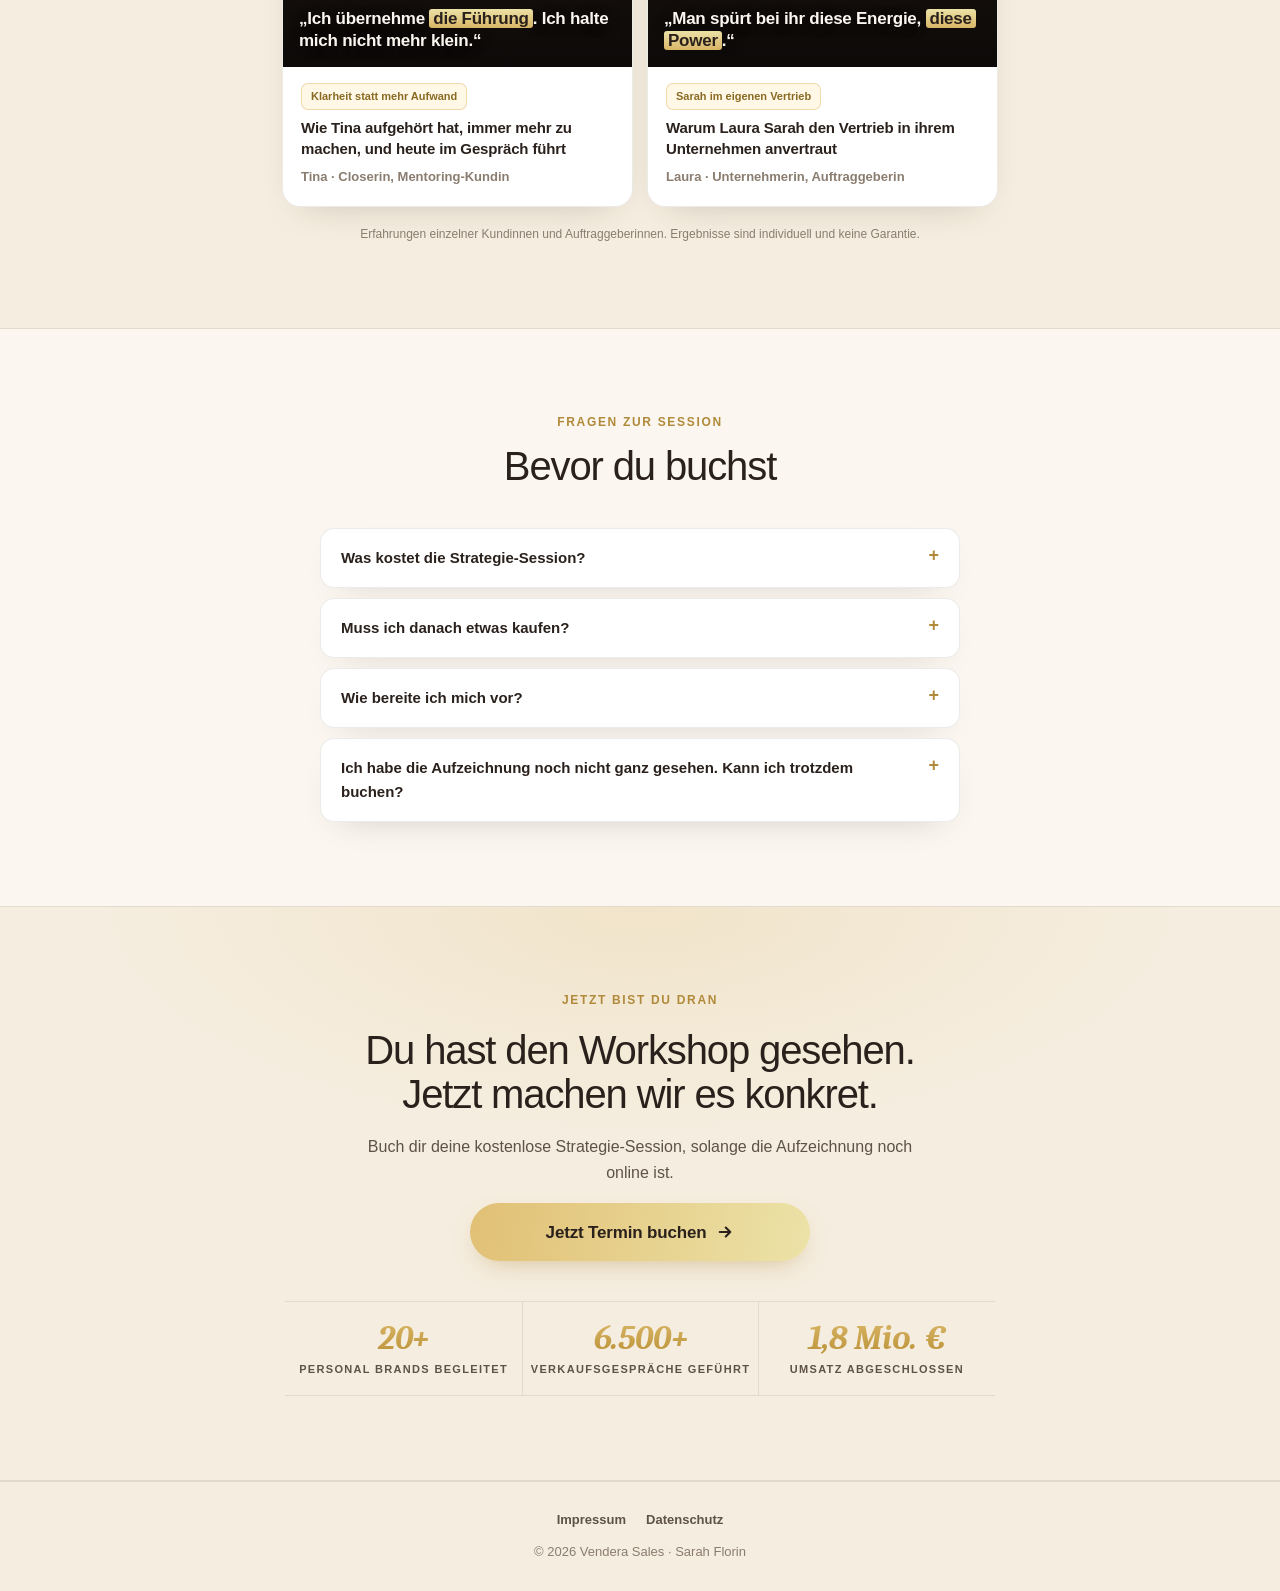
<file: aufzeichnung.html>
<!doctype html>
<html lang="de">
<head>
<meta charset="utf-8">
<meta name="viewport" content="width=device-width, initial-scale=1">
<title>Aufzeichnung: Live-Workshop Das Magic Script | Vendera Sales</title>
<meta name="description" content="Aufzeichnung des Live-Workshops mit Sarah Florin.">
<link rel="icon" href="favicon.ico" sizes="any">
<link rel="icon" type="image/png" sizes="32x32" href="img/icon-32.png">
<link rel="icon" type="image/png" sizes="192x192" href="img/icon-192.png">
<link rel="apple-touch-icon" href="img/apple-touch-icon.png">
<meta name="robots" content="noindex, nofollow">
<meta name="theme-color" content="#FBF7F0">
<meta property="og:type" content="website">
<meta property="og:url" content="https://workshop.vendera-sales.de/aufzeichnung">
<meta property="og:title" content="Aufzeichnung: Live-Workshop mit Sarah Florin">
<meta property="og:description" content="Die Aufzeichnung des Workshops „Das Magic Script“. Online bis Mittwoch, 2.12., 23:59 Uhr.">
<meta property="og:image" content="https://workshop.vendera-sales.de/img/og-magic-script.jpg">
<meta name="twitter:card" content="summary_large_image">
<script>
/* ===== EINSTELLUNGEN ===== */
window.VENDERA={
  replayUrl:'',      // Einbettungs-Link der Aufzeichnung (Wistia/YouTube/Vimeo embed)
  buchungslink:'https://calendly.com/d/dwc4-6t5-634/dein-magic-call?utm_medium=replay',
  formEndpoint:'https://phpafnimpbwbqgswqxqc.supabase.co/functions/v1/vendera-intake', // zählt Aufrufe und Klicks auf "Termin buchen" (anonym)
  metaPixelId:'1119699347540186',    // Meta-Pixel-ID (lädt erst nach Zustimmung, sendet "Schedule" beim Klick auf Buchen)
  pixelSofort:true,  // Testbetrieb seit 23.11.: Pixel lädt sofort, ohne Cookie-Banner (false = wieder mit Zustimmung)
  geschenk:'',       // nur ausfüllen, wenn es das Geschenk wirklich gibt, z. B. 'Sarahs Einwand-Sheets als PDF'
  plaetze:'',        // nur ausfüllen, wenn es die Begrenzung wirklich gibt, z. B. 'Sarah führt in der Woche nach dem Workshop 15 Gespräche.'
  impressumUrl:'https://vendera-sales.de/impressum',
  datenschutzUrl:'https://vendera-sales.de/datenschutz'
};
</script>
<link rel="preconnect" href="https://fast.wistia.net">
<link rel="preconnect" href="https://embed-ssl.wistia.com">
<link rel="stylesheet" href="assets/vendera.css?v=37">
<link rel="stylesheet" href="assets/schrift.css?v=3">
</head>
<body class="hell">
<div class="bar" id="topbar">
<div class="bar-t"><span class="dot pulse"></span><span id="bar-text">Die Aufzeichnung ist nur noch kurz online:</span></div>
<div class="timer" role="timer" aria-live="off">
<div><b id="cd-d">00</b><small>Tage</small></div>
<div><b id="cd-h">00</b><small>Std</small></div>
<div><b id="cd-m">00</b><small>Min</small></div>
<div><b id="cd-s">00</b><small>Sek</small></div>
</div>
</div>
<div class="frame">

<header class="top">
<img class="logo" src="https://perspective.imgix.net/6a8b231ad07f37743e10e0e3.png?auto=compress%2Cformat&amp;h=120" alt="Vendera, The Feminine Way Of Sales" onerror="this.nextElementSibling.hidden=false;this.remove()"><span class="logo-txt" hidden>Vendera</span>
<div class="live"><span class="dot"></span>Aufzeichnung<span class="opt">· Live-Workshop 29.11.</span></div>
</header>

<!-- AUFZEICHNUNG -->
<section class="hero">
<div class="wrap" style="align-items:center;text-align:center">
<span class="pill"><span class="dot"></span><span id="badge">Aufzeichnung verfügbar</span></span>
<h1 class="h1" id="titel" style="font-size:clamp(30px,6.4vw,50px);max-width:640px">Schau dir die <span class="acc">Aufzeichnung</span> an, bevor sie offline geht</h1>
<div class="vbox" id="replaybox" style="width:100%">
<div class="play"><svg width="30" height="30" viewBox="0 0 24 24" fill="currentColor" aria-hidden="true"><path d="M8 5.5v13l11-6.5z"></path></svg></div>
<div class="msg" id="replay-hint">Die Aufzeichnung wird direkt nach dem Workshop hier freigeschaltet.</div>
</div>
<div class="cta-col" style="align-items:center;width:100%">
<a href="#buchen" class="btn" data-book style="min-width:min(100%,360px)"><svg width="19" height="19" viewBox="0 0 24 24" fill="none" stroke="currentColor" stroke-width="2.4" stroke-linecap="round" stroke-linejoin="round" aria-hidden="true"><rect x="3" y="5" width="18" height="16" rx="2"></rect><path d="M3 10h18M8 3v4M16 3v4"></path></svg>Strategie-Session buchen</a>
<div class="micro center">Kostenlos &amp; unverbindlich · 30 Minuten 1:1 mit Sarah</div>
</div>
</div>
</section>

<!-- BUCHEN -->
<section class="sec alt glowtop" id="buchen">
<div class="wrap">
<div class="book">
<div class="eyebrow">Dein nächster Schritt</div>
<h2 style="font-size:clamp(26px,4.4vw,36px)">Lass uns über <span class="acc">deinen Abschluss</span> sprechen</h2>
<p class="lead">In der kostenlosen Strategie-Session schaut Sarah mit dir auf deine Gespräche: wo du gerade stehst, was dich im Abschluss bremst und was dein nächster Schritt ist.</p>
<img class="av" src="img/sarah-laptop.jpg" alt="Sarah Florin" onerror="this.remove()">
<div style="font-size:14px;color:var(--muted)"><b style="color:var(--text)">Sarah Florin</b> · Gründerin von Vendera Sales</div>
<a href="#buchen" class="btn full" data-book>Termin mit Sarah buchen <svg width="18" height="18" viewBox="0 0 24 24" fill="none" stroke="currentColor" stroke-width="2.8" stroke-linecap="round" stroke-linejoin="round" aria-hidden="true"><path d="M5 12h14M13 6l6 6-6 6"></path></svg></a>
<div class="micro center">Kostenlos &amp; unverbindlich · 30 Minuten mit Sarah</div>
<div class="extra" id="geschenk" hidden><svg width="20" height="20" viewBox="0 0 24 24" fill="none" stroke="var(--acc)" stroke-width="2" stroke-linecap="round" stroke-linejoin="round" aria-hidden="true"><rect x="3" y="8" width="18" height="13" rx="2"></rect><path d="M12 8v13M3 12h18M12 8c-2 0-4-1-4-3s2-2 4 1c2-3 4-3 4-1s-2 3-4 3z"></path></svg><span><b>Wenn du jetzt buchst:</b> <span id="geschenk-text"></span></span></div>
<div class="extra" id="plaetze" hidden><svg width="20" height="20" viewBox="0 0 24 24" fill="none" stroke="var(--acc)" stroke-width="2" stroke-linecap="round" stroke-linejoin="round" aria-hidden="true"><circle cx="12" cy="12" r="9"></circle><path d="M12 7v5l3 2"></path></svg><span id="plaetze-text"></span></div>
<div class="rate" hidden>
<div class="rate-av"><img src="https://perspective.imgix.net/6aa19f899bf0440a182a831c.png?auto=compress%2Cformat&amp;fit=crop&amp;crop=faces&amp;w=72&amp;h=72" alt="" onerror="this.remove()"><img src="https://perspective.imgix.net/6aa19f35df42176567964df0.png?auto=compress%2Cformat&amp;fit=crop&amp;crop=faces&amp;w=72&amp;h=72" alt="" onerror="this.remove()"><img src="https://perspective.imgix.net/6aa19ec39bf0440a182a80eb.png?auto=compress%2Cformat&amp;fit=crop&amp;crop=faces&amp;w=72&amp;h=72" alt="" onerror="this.remove()"><img src="https://perspective.imgix.net/6aaf095243ae1667292c4243.png?auto=compress%2Cformat&amp;fit=crop&amp;crop=faces&amp;w=72&amp;h=72" alt="" onerror="this.remove()"></div>
<div style="text-align:left"><div class="stars" aria-hidden="true">★★★★★</div><div class="rate-tx">Über 6.500 Verkaufsgespräche</div></div>
</div>
</div>
</div>
</section>

<!-- ABLAUF -->
<section class="sec">
<div class="wrap">
<div class="head"><div class="eyebrow">So läuft die Session</div><h2>Was dich in den 30 Minuten erwartet</h2></div>
<div class="grid3">
<div class="card step"><span class="no">1</span><span class="lbl">Schritt 1</span><h3>Wo du gerade stehst</h3><p>Ihr schaut auf deine aktuellen Gespräche und Abschlüsse.</p></div>
<div class="card step"><span class="no">2</span><span class="lbl">Schritt 2</span><h3>Was dich bremst</h3><p>Ihr findet den Punkt, an dem deine Gespräche kippen.</p></div>
<div class="card step"><span class="no">3</span><span class="lbl">Schritt 3</span><h3>Dein nächster Schritt</h3><p>Du gehst mit einem klaren Plan raus. Passt eine Zusammenarbeit nicht, sagt Sarah dir das ehrlich.</p></div>
</div>
</div>
</section>

<!-- ERGEBNISSE -->
<section class="sec alt">
<div class="wrap">
<div class="head"><div class="eyebrow">Echte Ergebnisse</div><h2>Frauen, die den Schritt gegangen sind</h2></div>
<div class="grid2" id="ergebnisse"></div>
<div class="note">Erfahrungen einzelner Kundinnen und Auftraggeberinnen. Ergebnisse sind individuell und keine Garantie.</div>
</div>
</section>

<!-- FAQ -->
<section class="sec">
<div class="wrap">
<div class="head"><div class="eyebrow">Fragen zur Session</div><h2>Bevor du buchst</h2></div>
<div class="faq">
<details><summary>Was kostet die Strategie-Session?</summary><p>Nichts. Die 30 Minuten mit Sarah sind kostenlos und unverbindlich.</p></details>
<details><summary>Muss ich danach etwas kaufen?</summary><p>Nein. Wenn eine Zusammenarbeit für dich Sinn ergibt, erzählt Sarah dir am Ende, wie sie aussehen kann. Wenn nicht, sagt sie dir das ehrlich. Du entscheidest.</p></details>
<details><summary>Wie bereite ich mich vor?</summary><p>Denk an zwei oder drei Gespräche aus den letzten Wochen, die nicht mit einem Abschluss geendet haben. Wo ist es gekippt, was wurde gesagt? Mehr brauchst du nicht.</p></details>
<details><summary>Ich habe die Aufzeichnung noch nicht ganz gesehen. Kann ich trotzdem buchen?</summary><p>Ja. Die Session baut auf deinen eigenen Gesprächen auf, nicht auf dem Workshop.</p></details>
</div>
</div>
</section>

<!-- SCHLUSS -->
<section class="sec alt final glowtop">
<div class="wrap">
<div class="eyebrow">Jetzt bist du dran</div>
<h2 id="schluss-titel">Du hast den Workshop gesehen. Jetzt machen wir es konkret.</h2>
<p class="lead" id="schluss-text">Buch dir deine kostenlose Strategie-Session, solange die Aufzeichnung noch online ist.</p>
<a href="#buchen" class="btn" data-book style="min-width:min(100%,340px)">Jetzt Termin buchen <svg width="18" height="18" viewBox="0 0 24 24" fill="none" stroke="currentColor" stroke-width="2.8" stroke-linecap="round" stroke-linejoin="round" aria-hidden="true"><path d="M5 12h14M13 6l6 6-6 6"></path></svg></a>
<div class="stats">
<div class="stat"><b class="acc">20+</b><span>Personal Brands begleitet</span></div>
<div class="stat"><b class="acc">6.500+</b><span>Verkaufsgespräche geführt</span></div>
<div class="stat"><b class="acc">1,8 Mio. €</b><span>Umsatz abgeschlossen</span></div>
</div>
</div>
</section>

<footer class="foot">
<img class="logo" src="https://perspective.imgix.net/6a8b231ad07f37743e10e0e3.png?auto=compress%2Cformat&amp;h=120" alt="Vendera" style="height:32px" onerror="this.remove()">
<nav><a href="#impressum" data-link="impressum">Impressum</a><a href="#datenschutz" data-link="datenschutz">Datenschutz</a></nav>
<div>© 2026 Vendera Sales · Sarah Florin</div>
</footer>
</div>

<div class="sticky" id="sticky"><span><b>Kostenlose Strategie-Session</b><br>30 Minuten mit Sarah</span><a href="#buchen" class="btn" data-book>Termin buchen</a></div>
<div class="consent" id="consent"><span>Wir möchten messen, wie diese Seite genutzt wird, und nutzen dafür das Meta-Pixel. Das passiert nur mit deiner Zustimmung. Mehr in der <a href="#datenschutz" data-link="datenschutz">Datenschutzerklärung</a>.</span><div><button type="button" id="c-no">Ablehnen</button><button type="button" class="ok" id="c-yes">Einverstanden</button></div></div>

<script src="assets/kundinnen.js?v=2"></script>
<script>
(function(){
  var end=Date.parse('2026-12-02T23:59:00+01:00');
  var START=Date.parse('2026-11-29T11:00:00+01:00'), LIVE_END=Date.parse('2026-11-29T12:30:00+01:00');
  var C=window.VENDERA||{};
  function $(id){return document.getElementById(id);}
  function store(k,v){try{if(v===undefined)return localStorage.getItem(k);localStorage.setItem(k,v);}catch(e){return null;}}
  function pad(n){return String(n).padStart(2,'0');}
  var vorher=Date.now()<LIVE_END;   // Seite wird vor oder während des Live-Workshops aufgerufen
  var ziel=vorher?START:end;

  // Vor dem Workshop: nicht "nur noch kurz online" behaupten
  if(vorher){
    $('bar-text').textContent=Date.now()<START?'Der Live-Workshop startet in:':'Der Workshop läuft gerade live.';
    $('badge').textContent='Bald verfügbar';
    $('titel').innerHTML='Hier findest du nach dem Workshop die <span class="acc">Aufzeichnung</span>';
    $('schluss-titel').textContent='Du willst nicht bis Sonntag warten?';
    $('schluss-text').textContent='Die kostenlose Strategie-Session mit Sarah kannst du schon jetzt buchen.';
    $('replay-hint').textContent='Die Aufzeichnung wird am Sonntag, 29.11., nach dem Live-Workshop hier freigeschaltet und ist bis Mittwoch, 2.12., 23:59 Uhr online.';
  }
  function tick(){
    var d=Math.max(0,Math.floor((ziel-Date.now())/1000));
    var t=Math.floor(d/86400);d-=t*86400;var h=Math.floor(d/3600);d-=h*3600;var m=Math.floor(d/60);var s=d-m*60;
    $('cd-d').textContent=pad(t);$('cd-h').textContent=pad(h);$('cd-m').textContent=pad(m);$('cd-s').textContent=pad(s);
  }
  tick();setInterval(tick,1000);
  if(vorher&&Date.now()>=START){var tm=document.querySelector('[role=timer]');if(tm)tm.hidden=true;}

  // Rechtliche Links
  [['impressum',C.impressumUrl],['datenschutz',C.datenschutzUrl]].forEach(function(x){
    if(!x[1])return;
    document.querySelectorAll('[data-link="'+x[0]+'"]').forEach(function(a){a.href=x[1];a.target='_blank';a.rel='noopener';});
  });

  // Herkunft und Kontakt aus dem Link (z. B. aus der E-Mail: ?vorname=...&email=...&utm_source=brevo)
  var q=new URLSearchParams(location.search), herkunft={};
  ['utm_source','utm_medium','utm_campaign','utm_content','utm_term','fbclid'].forEach(function(k){if(q.get(k))herkunft[k]=q.get(k);});

  // Buchungslink: Name und E-Mail im Kalender vorausfüllen, Herkunft weitergeben
  var buchung=C.buchungslink||'';
  if(buchung){
    try{
      var u=new URL(buchung);
      var name=q.get('vorname')||q.get('name'), mail=q.get('email');
      if(name)u.searchParams.set('name',name);
      if(mail)u.searchParams.set('email',mail);
      if(herkunft.utm_source)u.searchParams.set('utm_source',herkunft.utm_source);
      if(herkunft.utm_campaign)u.searchParams.set('utm_campaign',herkunft.utm_campaign);
      if(herkunft.utm_content)u.searchParams.set('utm_content',herkunft.utm_content);
      buchung=u.toString();
    }catch(e){}
    document.querySelectorAll('[data-book]').forEach(function(a){a.href=buchung;a.target='_blank';a.rel='noopener';});
  }

  // Optionale Zusätze, nur wenn in den Einstellungen eingetragen
  if(C.geschenk){$('geschenk-text').textContent=C.geschenk;$('geschenk').hidden=false;}
  if(C.plaetze){$('plaetze-text').textContent=C.plaetze;$('plaetze').hidden=false;}

  // Kundinnen-Karten (Daten in assets/kundinnen.js)
  if(window.zeigeKundinnen)window.zeigeKundinnen($('ergebnisse'));

  // Anonyme Zählung im Vendera-CRM (eigene Ereignisnamen, damit die Zahlen der Anmeldeseite sauber bleiben)
  var SITZUNG=Math.random().toString(36).slice(2)+Date.now().toString(36);
  function zaehle(name){
    if(!C.formEndpoint)return;
    try{fetch(C.formEndpoint,{method:'POST',keepalive:true,headers:{'Content-Type':'text/plain;charset=UTF-8'},body:JSON.stringify({typ:'event',name:name,seite:location.href,herkunft:herkunft,sitzung:SITZUNG})}).catch(function(){});}catch(e){}
  }
  zaehle(vorher?'replay_vorab':'replay_view');

  // Meta-Pixel erst nach Zustimmung
  function pixel(){
    if(!C.metaPixelId||window.fbq)return;
    !function(f,b,e,v,n,t,s){if(f.fbq)return;n=f.fbq=function(){n.callMethod?n.callMethod.apply(n,arguments):n.queue.push(arguments)};if(!f._fbq)f._fbq=n;n.push=n;n.loaded=!0;n.version='2.0';n.queue=[];t=b.createElement(e);t.async=!0;t.src=v;s=b.getElementsByTagName(e)[0];s.parentNode.insertBefore(t,s)}(window,document,'script','https://connect.facebook.net/en_US/fbevents.js');
    var uid='';try{uid=localStorage.getItem('vendera_uid')||'';}catch(x){}
    fbq('init',C.metaPixelId,uid?{external_id:uid}:{});fbq('track','PageView');fbq('track','ViewContent',{content_name:'Aufzeichnung Workshop 29.11.'});
  }
  if(C.metaPixelId&&C.pixelSofort){pixel();}
  else if(C.metaPixelId){
    var z=store('vendera_consent');
    if(z==='ja')pixel(); else if(z!=='nein')$('consent').classList.add('on');
    $('c-yes').onclick=function(){store('vendera_consent','ja');$('consent').classList.remove('on');pixel();};
    $('c-no').onclick=function(){store('vendera_consent','nein');$('consent').classList.remove('on');};
  }

  // Klick auf "Termin buchen"
  document.querySelectorAll('[data-book]').forEach(function(a){
    a.addEventListener('click',function(){zaehle('buchung_klick');if(window.fbq)fbq('track','Schedule');});
  });

  // Mobile Leiste: sichtbar, solange die Buchungskarte nicht im Bild ist
  var sticky=$('sticky'), karte=$('buchen');
  if('IntersectionObserver' in window){
    new IntersectionObserver(function(e){sticky.classList.toggle('on',!e[0].isIntersecting&&window.scrollY>400);},{threshold:0.05}).observe(karte);
    window.addEventListener('scroll',function(){if(window.scrollY<=400)sticky.classList.remove('on');},{passive:true});
  }

  // Aufzeichnung
  var box=$('replaybox');
  if(Date.now()>end){
    // Frist abgelaufen: Aufzeichnung wird nicht mehr geladen
    box.innerHTML='<div style="font-weight:800;font-size:18px">Die Aufzeichnung ist nicht mehr online.</div><div class="msg">Die Strategie-Session mit Sarah kannst du weiterhin buchen.</div>';
    $('titel').textContent='Die Aufzeichnung ist offline';
    $('topbar').hidden=true;
  }else if(C.replayUrl&&!vorher){
    box.innerHTML='';box.style.padding='0';
    var f=document.createElement('iframe');f.src=C.replayUrl;f.title='Aufzeichnung des Workshops';f.allow='autoplay; fullscreen';f.allowFullscreen=true;
    box.appendChild(f);
  }
})();
</script>
</body>
</html>
</file>
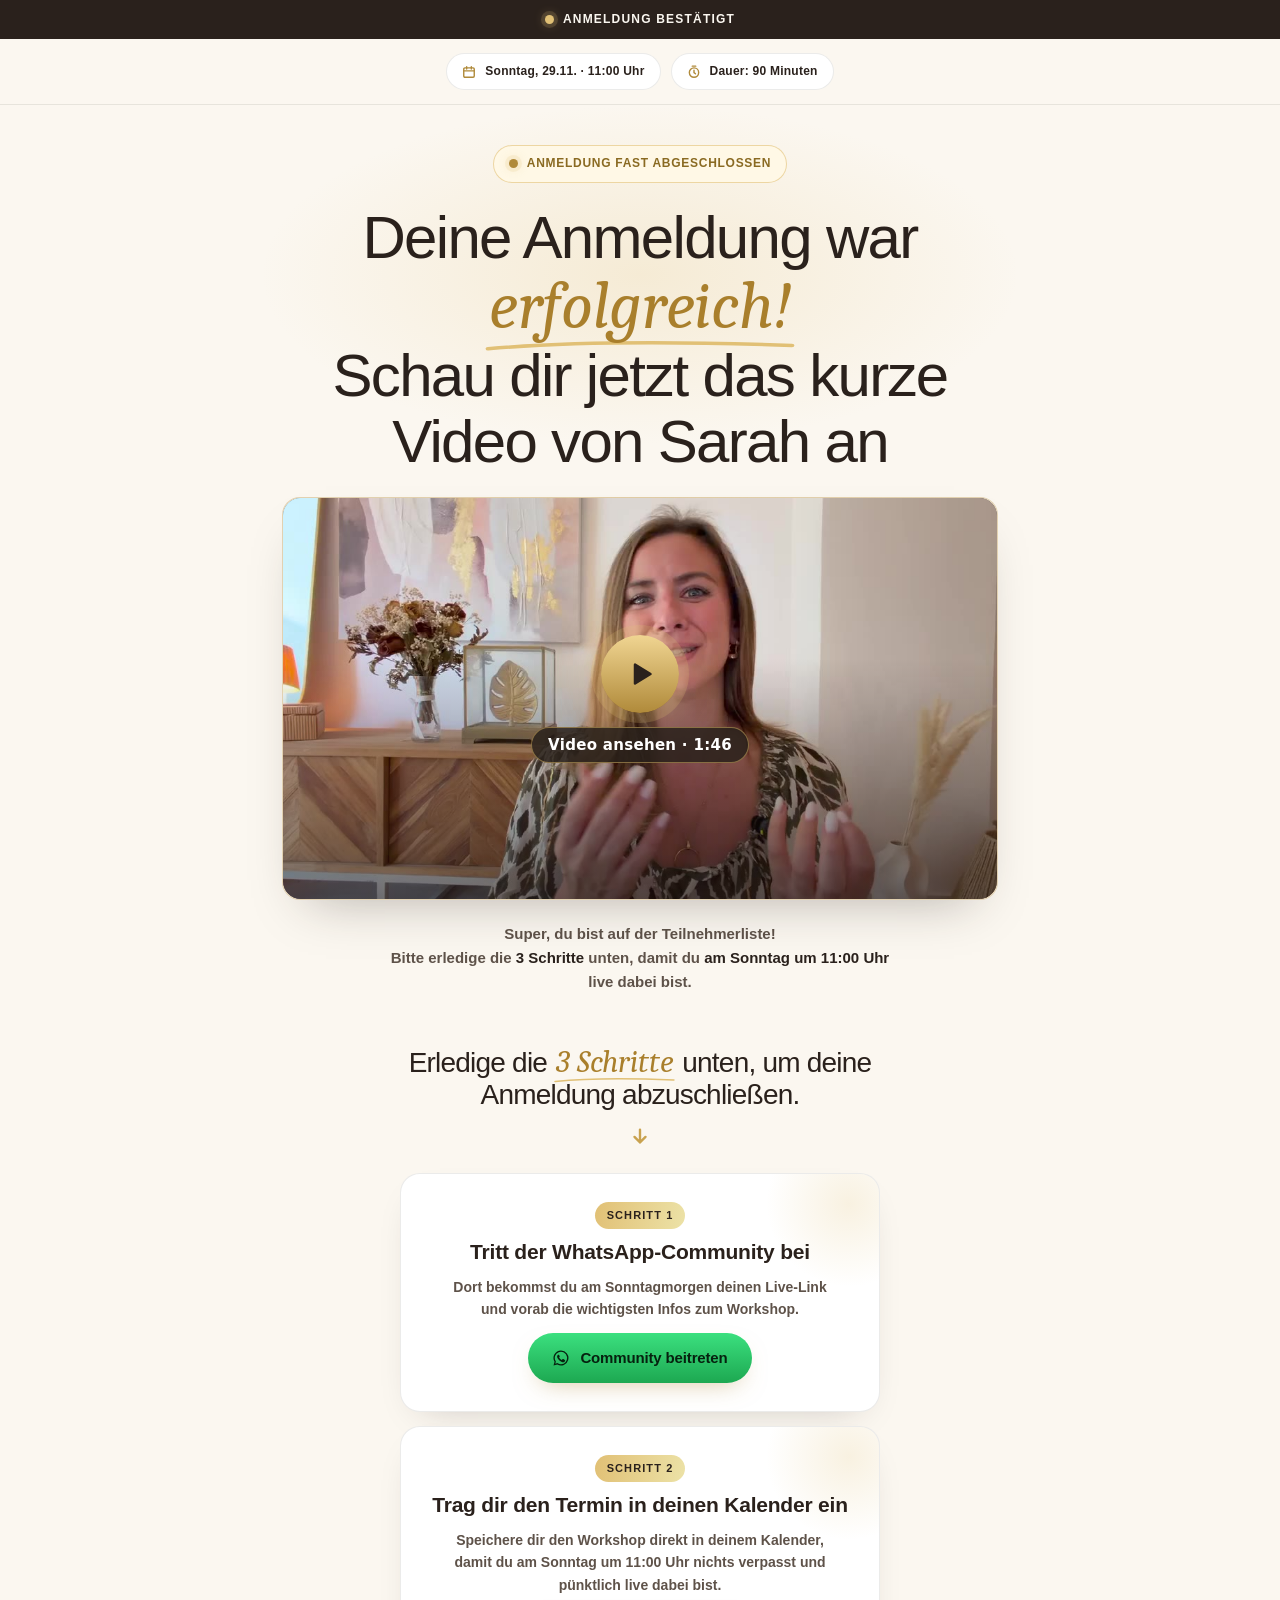
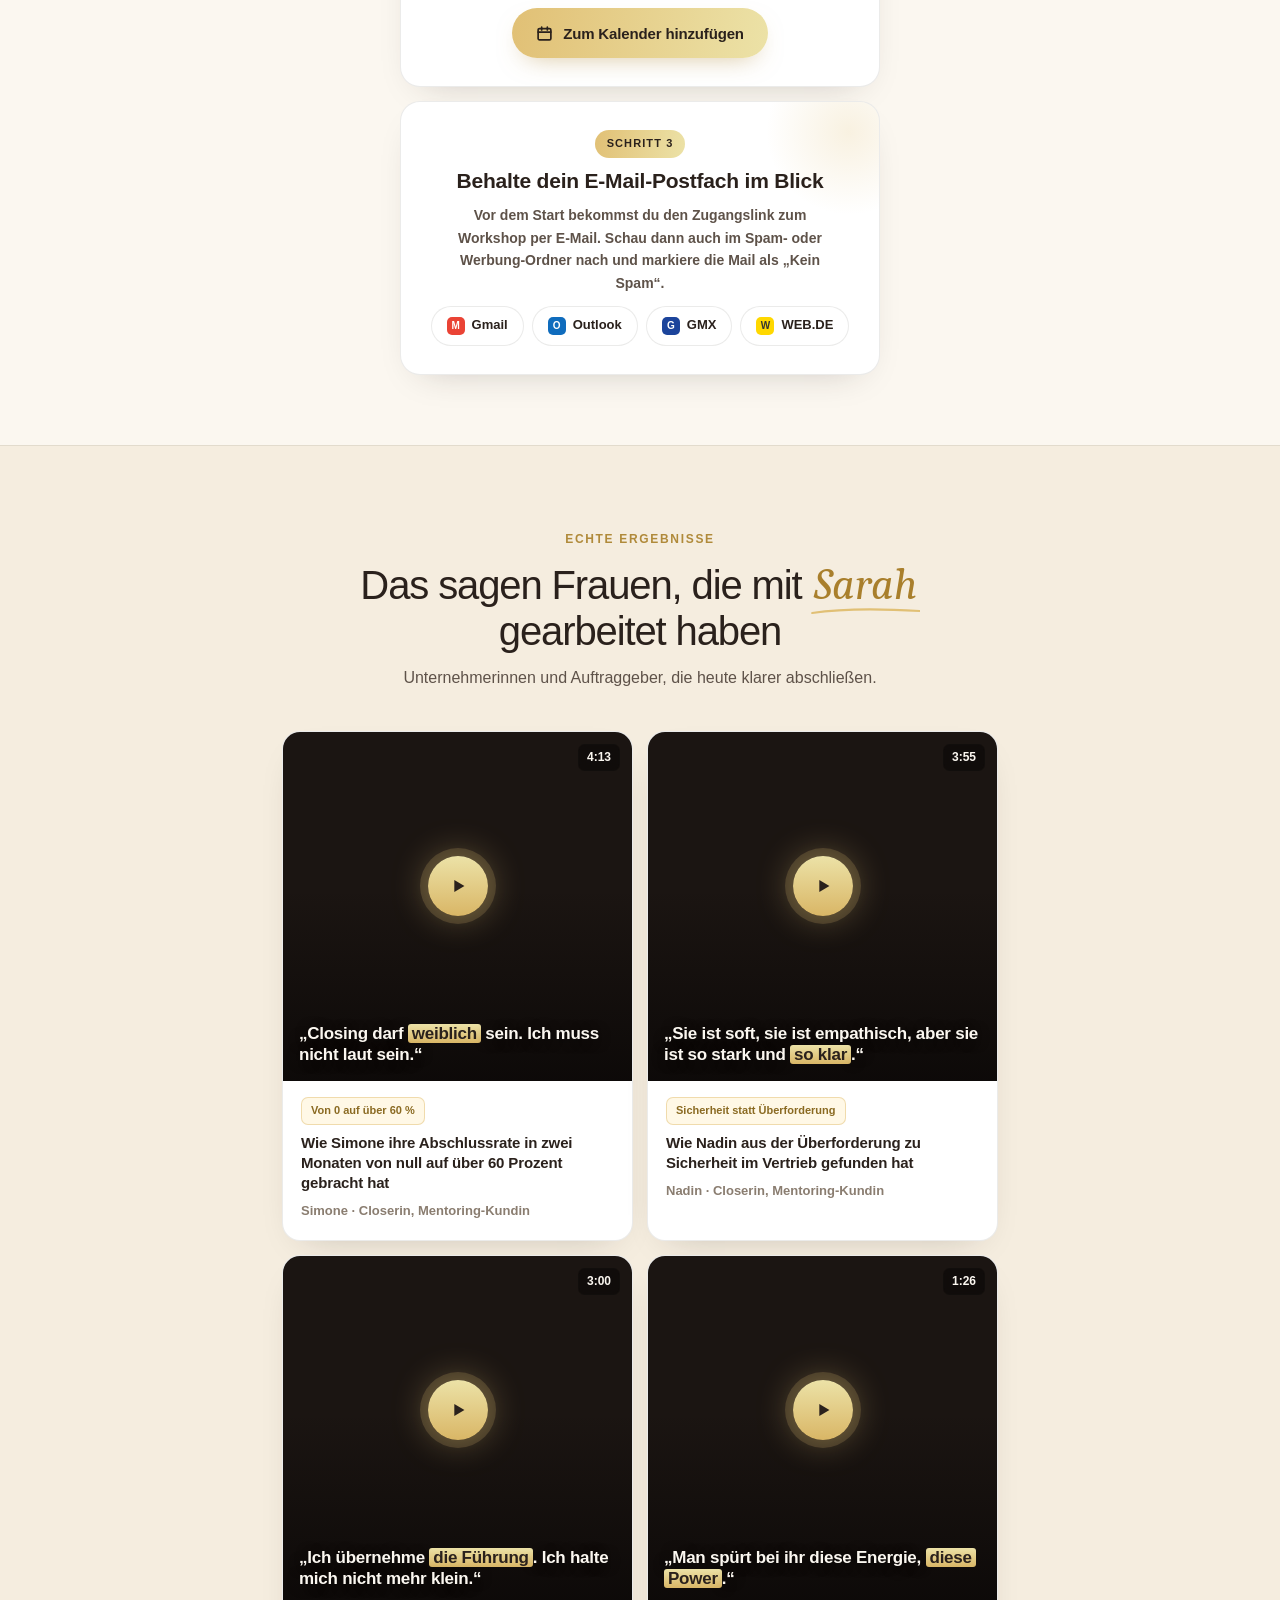
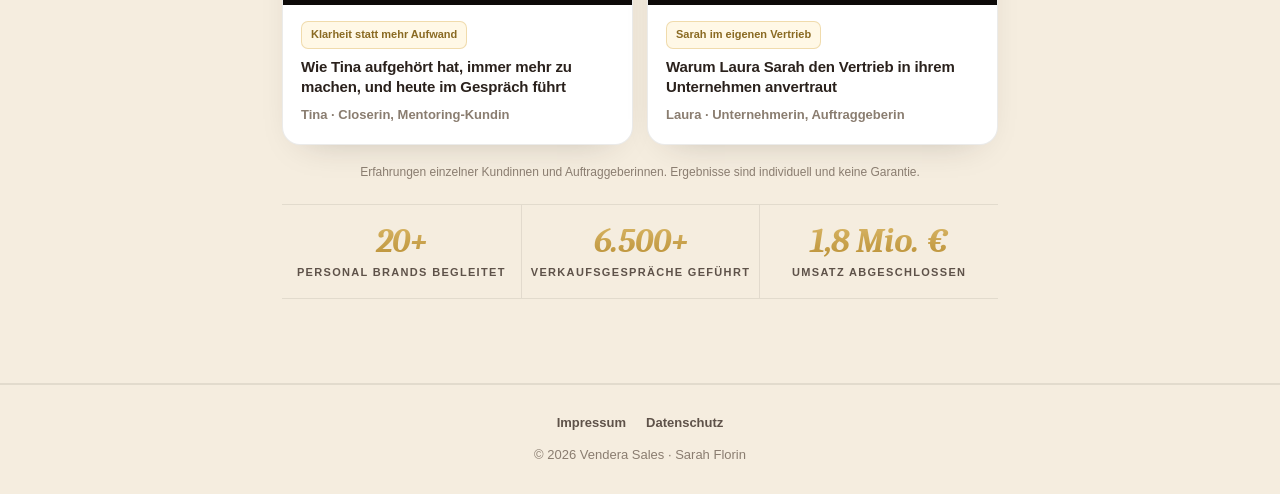
<file: danke.html>
<!doctype html>
<html lang="de">
<head>
<meta charset="utf-8">
<meta name="viewport" content="width=device-width, initial-scale=1">
<title>Anmeldung bestätigt: Das Magic Script | Vendera Sales</title>
<link rel="icon" href="favicon.ico" sizes="any">
<link rel="icon" type="image/png" sizes="32x32" href="img/icon-32.png">
<link rel="icon" type="image/png" sizes="192x192" href="img/icon-192.png">
<link rel="apple-touch-icon" href="img/apple-touch-icon.png">
<meta name="robots" content="noindex, nofollow">
<meta name="theme-color" content="#FBF7F0">
<script>
/* ===== EINSTELLUNGEN DER DANKE-SEITE ===== */
window.VENDERA={
  formEndpoint:'https://phpafnimpbwbqgswqxqc.supabase.co/functions/v1/vendera-intake', // CRM: Zusatzfrage und anonyme Zählung
  whatsappLink:'https://chat.whatsapp.com/ESR1nh2FdSV2dQDPJ3NqLr',   // Einladungslink der WhatsApp-Community. Leer = Schritt wird ausgeblendet
  mailAktiv:false,   // true, sobald Brevo nach der Anmeldung sofort eine Bestätigung verschickt
  metaPixelId:'1119699347540186',    // Meta-Pixel-ID, sendet hier das Ereignis "Lead" (nur nach Zustimmung)
  pixelSofort:true,  // Testbetrieb seit 23.11.: Pixel lädt sofort, ohne Cookie-Banner (false = wieder mit Zustimmung)
  impressumUrl:'https://vendera-sales.de/impressum',
  datenschutzUrl:'https://vendera-sales.de/datenschutz'
};
</script>
<link rel="stylesheet" href="assets/vendera.css?v=37">
<link rel="stylesheet" href="assets/schrift.css?v=3">
<link rel="stylesheet" href="assets/vplayer.css?v=1">
<style>.dvideo .vp{position:absolute;inset:0}</style>
</head>
<body class="hell">
<div class="okbar"><span class="dot pulse"></span>Anmeldung bestätigt</div>
<div class="frame" style="margin-top:0;border-radius:0 0 0 0">

<div class="infopills">
<span class="pill"><svg width="14" height="14" viewBox="0 0 24 24" fill="none" stroke="currentColor" stroke-width="2.4" stroke-linecap="round" aria-hidden="true"><rect x="3" y="5" width="18" height="16" rx="2"></rect><path d="M3 10h18M8 3v4M16 3v4"></path></svg><span id="wann">Sonntag, 29.11. · 11:00 Uhr</span></span>
<span class="pill"><svg width="14" height="14" viewBox="0 0 24 24" fill="none" stroke="currentColor" stroke-width="2.4" stroke-linecap="round" aria-hidden="true"><circle cx="12" cy="13" r="8"></circle><path d="M12 9v4l2.5 2M9 2h6"></path></svg>Dauer: 90 Minuten</span>
</div>

<!-- KOPF + VIDEO -->
<section class="dhero">
<div class="wrap">
<span class="pill warn"><span class="dot pulse"></span>Anmeldung fast abgeschlossen</span>
<h1 class="dh1" id="dtitel">Deine Anmeldung war <span class="acc">erfolgreich!</span><span id="dvideo-zeile"><br>Schau dir jetzt das kurze Video von Sarah an</span></h1>
<div class="dvideo" id="dvideo"><div class="vp" data-vp data-name="danke" data-poster="assets/video/danke-poster.jpg?v=1" data-src-720="assets/video/danke.mp4?v=1" data-label="Video ansehen · 1:46"></div></div>
<p class="dnote">Super, du bist auf der Teilnehmerliste!<br>Bitte erledige die <b><span class="anz">3</span> Schritte</b> unten, damit du <b><span class="wann-kurz">am Sonntag um 11:00 Uhr</span></b> live dabei bist.</p>
</div>
</section>

<!-- SCHRITTE -->
<section style="padding-bottom:56px">
<div class="wrap">
<div class="dsteps-h">
<h2>Erledige die <span class="acc"><span class="anz">3</span> Schritte</span> unten, um deine Anmeldung abzuschließen.</h2>
<svg class="arrow" width="22" height="22" viewBox="0 0 24 24" fill="none" stroke="currentColor" stroke-width="2.6" stroke-linecap="round" stroke-linejoin="round" aria-hidden="true"><path d="M12 5v14M6 13l6 6 6-6"></path></svg>
</div>

<div class="dstep" id="s-wa" hidden>
<span class="snr">Schritt <span class="nr"></span></span>
<h3>Tritt der WhatsApp-Community bei</h3>
<p>Dort bekommst du am Sonntagmorgen deinen Live-Link und vorab die wichtigsten Infos zum Workshop.</p>
<a class="btn mid wa" id="wa-link" href="#" target="_blank" rel="noopener"><svg width="18" height="18" viewBox="0 0 24 24" fill="currentColor" aria-hidden="true"><path d="M12 2a10 10 0 0 0-8.6 15.1L2 22l5-1.3A10 10 0 1 0 12 2zm0 18.2c-1.5 0-3-.4-4.3-1.2l-.3-.2-3 .8.8-2.9-.2-.3A8.2 8.2 0 1 1 12 20.2zm4.5-6.1c-.2-.1-1.5-.7-1.7-.8-.2-.1-.4-.1-.6.1l-.8 1c-.1.2-.3.2-.5.1a6.7 6.7 0 0 1-3.3-2.9c-.2-.4.2-.4.7-1.3.1-.2 0-.3 0-.4l-.8-1.8c-.2-.5-.4-.4-.6-.4h-.5a1 1 0 0 0-.7.3 3 3 0 0 0-.9 2.2 5.2 5.2 0 0 0 1.1 2.7 11.8 11.8 0 0 0 4.5 4c1.7.7 2.3.8 3.2.6.5-.1 1.5-.6 1.7-1.2.2-.6.2-1.1.1-1.2l-.7-.3z"></path></svg>Community beitreten</a>
</div>

<div class="dstep" id="s-cal">
<span class="snr">Schritt <span class="nr"></span></span>
<h3>Trag dir den Termin in deinen Kalender ein</h3>
<p>Speichere dir den Workshop direkt in deinem Kalender, damit du <span class="wann-kurz">am Sonntag um 11:00 Uhr</span> nichts verpasst und pünktlich live dabei bist.</p>
<button type="button" class="btn mid" id="cal-btn"><svg width="17" height="17" viewBox="0 0 24 24" fill="none" stroke="currentColor" stroke-width="2.4" stroke-linecap="round" aria-hidden="true"><rect x="3" y="5" width="18" height="16" rx="2"></rect><path d="M3 10h18M8 3v4M16 3v4"></path></svg>Zum Kalender hinzufügen</button>
<div class="calopts" id="calopts" hidden><a class="btn2" id="cal-google" href="#" target="_blank" rel="noopener">Google Kalender</a><a class="btn2" id="cal-ics" href="#" download="vendera-live-workshop.ics">Apple / Outlook</a></div>
</div>

<div class="dstep" id="s-mail">
<span class="snr">Schritt <span class="nr"></span></span>
<h3>Behalte dein E-Mail-Postfach im Blick</h3>
<p id="mail-text">Vor dem Start bekommst du den Zugangslink zum Workshop per E-Mail. Schau dann auch im Spam- oder Werbung-Ordner nach und markiere die Mail als „Kein Spam“.</p>
<div class="mailrow">
<a href="https://mail.google.com/mail/u/0/#inbox" target="_blank" rel="noopener"><i style="background:#EA4335">M</i>Gmail</a>
<a href="https://outlook.live.com/mail/0/inbox" target="_blank" rel="noopener"><i style="background:#0F6CBD">O</i>Outlook</a>
<a href="https://www.gmx.net/" target="_blank" rel="noopener"><i style="background:#1C449B">G</i>GMX</a>
<a href="https://web.de/" target="_blank" rel="noopener"><i style="background:#FFD800;color:#333">W</i>WEB.DE</a>
</div>
</div>

<div class="dstep" id="s-seg" hidden>
<span class="snr" style="background:var(--acc-soft);color:var(--acc);border:1px solid var(--line)">Kurze Frage</span>
<h3>Führst du gerade Verkaufsgespräche?</h3>
<p>Ein Klick genügt. So kann Sarah die Beispiele am Sonntag auf euch zuschneiden.</p>
<div class="seg" id="seg" style="width:100%">
<button type="button" data-seg="eigenes-angebot">Ja, für mein eigenes Angebot</button>
<button type="button" data-seg="closerin">Ja, ich verkaufe für andere (im Vertrieb)</button>
<button type="button" data-seg="einstieg">Noch nicht</button>
</div>
</div>
</div>
</section>

<!-- ERGEBNISSE -->
<section class="sec alt">
<div class="wrap">
<div class="head">
<div class="eyebrow">Echte Ergebnisse</div>
<h2>Das sagen Frauen, die mit <span class="acc">Sarah</span> gearbeitet haben</h2>
<p class="lead">Unternehmerinnen und Auftraggeber, die heute klarer abschließen.</p>
</div>
<div class="grid2" id="ergebnisse"></div>
<div class="note">Erfahrungen einzelner Kundinnen und Auftraggeberinnen. Ergebnisse sind individuell und keine Garantie.</div>
<div class="stats">
<div class="stat"><b class="acc">20+</b><span>Personal Brands begleitet</span></div>
<div class="stat"><b class="acc">6.500+</b><span>Verkaufsgespräche geführt</span></div>
<div class="stat"><b class="acc">1,8 Mio. €</b><span>Umsatz abgeschlossen</span></div>
</div>
</div>
</section>

<footer class="foot">
<img class="logo" src="https://perspective.imgix.net/6a8b231ad07f37743e10e0e3.png?auto=compress%2Cformat&amp;h=120" alt="Vendera" style="height:32px" onerror="this.remove()">
<nav><a href="#impressum" data-link="impressum">Impressum</a><a href="#datenschutz" data-link="datenschutz">Datenschutz</a></nav>
<div>© 2026 Vendera Sales · Sarah Florin</div>
</footer>
</div>

<div class="consent" id="consent"><span>Wir möchten messen, über welche Anzeige du gekommen bist, und nutzen dafür das Meta-Pixel. Das passiert nur mit deiner Zustimmung. Mehr in der <a href="#datenschutz" data-link="datenschutz">Datenschutzerklärung</a>.</span><div><button type="button" id="c-no">Ablehnen</button><button type="button" class="ok" id="c-yes">Einverstanden</button></div></div>

<script src="assets/kundinnen.js?v=2"></script>
<script>
(function(){
  var C=window.VENDERA||{};
  var START=Date.parse('2026-11-29T11:00:00+01:00');
  function $(id){return document.getElementById(id);}
  function alle(sel){return Array.prototype.slice.call(document.querySelectorAll(sel));}
  function store(k,v){try{if(v===undefined)return localStorage.getItem(k);localStorage.setItem(k,v);}catch(e){return null;}}

  // Daten aus der Anmeldung (nur in diesem Tab gespeichert)
  var a=null; try{a=JSON.parse(sessionStorage.getItem('vendera_anmeldung')||'null');}catch(e){}
  if(a&&a.vorname){$('dtitel').innerHTML='Deine Anmeldung war <span class="acc">erfolgreich</span>, '+a.vorname.replace(/[<>&"]/g,'')+'!'+$('dvideo-zeile').outerHTML;}

  // "Diesen Sonntag", sobald der Workshop in der laufenden Woche ist
  var tage=(START-Date.now())/864e5;
  if(tage>0&&tage<7){$('wann').textContent='Diesen Sonntag · 11:00 Uhr';alle('.wann-kurz').forEach(function(e){e.textContent='diesen Sonntag um 11:00 Uhr';});}

  // Rechtliche Links
  [['impressum',C.impressumUrl],['datenschutz',C.datenschutzUrl]].forEach(function(x){
    if(!x[1])return; alle('[data-link="'+x[0]+'"]').forEach(function(l){l.href=x[1];l.target='_blank';l.rel='noopener';});
  });

  // Video von Sarah: eigener Player (assets/vplayer.js)

  // Schritte: WhatsApp nur mit Link, Nummern und Anzahl passen sich an
  if(C.whatsappLink){$('wa-link').href=C.whatsappLink;$('s-wa').hidden=false;}
  var schritte=['s-wa','s-cal','s-mail'].filter(function(id){return !$(id).hidden;});
  schritte.forEach(function(id,i){$(id).querySelector('.nr').textContent=i+1;});
  alle('.anz').forEach(function(e){e.textContent=schritte.length;});

  // E-Mail-Text: nur von einer schon verschickten Mail sprechen, wenn Brevo wirklich verschickt
  if(C.mailAktiv){$('mail-text').textContent='Wir haben dir gerade deine persönliche Einladung mit allen Infos und dem Zugangslink geschickt. Öffne sie und schau auch im Spam- oder Werbung-Ordner nach, falls sie nicht gleich da ist.';}

  // Kalender
  var titel='LIVE: „Das Magic Script“ | Workshop mit Sarah Florin';
  var live='https://workshop.vendera-sales.de/live';
  var text='Ich freue mich schon riesig auf unseren gemeinsamen Workshop am Sonntag, den 29.11.2026 um 11:00 Uhr! ✨\n\nHier kommst du am Sonntag direkt in den Live-Raum:\n'+live+'\n\nÖffne den Link am besten ein paar Minuten vor 11 Uhr. Deinen persönlichen Zugangslink bekommst du zusätzlich per E-Mail.\n\nBis dann, wir sehen uns live!\n\nDeine Sarah';
  $('cal-google').href='https://calendar.google.com/calendar/render?action=TEMPLATE&text='+encodeURIComponent(titel)+'&dates=20261129T100000Z/20261129T113000Z&details='+encodeURIComponent(text)+'&location='+encodeURIComponent(live);
  var ics=['BEGIN:VCALENDAR','VERSION:2.0','PRODID:-//Vendera Sales//Workshop//DE','BEGIN:VEVENT','UID:workshop-20261129@vendera-sales.de','DTSTAMP:20261127T164700Z','DTSTART:20261129T100000Z','DTEND:20261129T113000Z','SUMMARY:'+titel,'DESCRIPTION:'+text.replace(/\\/g,'\\\\').replace(/,/g,'\\,').replace(/;/g,'\\;').replace(/\n/g,'\\n'),'LOCATION:'+live,'URL:'+live,'BEGIN:VALARM','TRIGGER:-PT30M','ACTION:DISPLAY','DESCRIPTION:Workshop startet in 30 Minuten','END:VALARM','END:VEVENT','END:VCALENDAR'].join('\r\n');
  $('cal-ics').href='data:text/calendar;charset=utf-8,'+encodeURIComponent(ics);
  $('cal-btn').onclick=function(){$('calopts').hidden=false;this.hidden=true;zaehle('danke_kalender');};

  // Kundinnen
  if(window.zeigeKundinnen)window.zeigeKundinnen($('ergebnisse'));

  // CRM: anonyme Zählung und Zusatzfrage
  var q=new URLSearchParams(location.search), herkunft={};
  ['utm_source','utm_medium','utm_campaign','utm_content','utm_term','fbclid'].forEach(function(k){if(q.get(k))herkunft[k]=q.get(k);});
  var SITZUNG=Math.random().toString(36).slice(2)+Date.now().toString(36);
  function senden(d){if(!C.formEndpoint)return Promise.resolve();d.sitzung=SITZUNG;return fetch(C.formEndpoint,{method:'POST',keepalive:true,headers:{'Content-Type':'text/plain;charset=UTF-8'},body:JSON.stringify(d)});}
  function zaehle(name){senden({typ:'event',name:name,seite:location.href,herkunft:herkunft}).catch(function(){});}
  zaehle('danke_view');
  window.vpEvent=function(n){zaehle('video_'+n);};
  $('wa-link').addEventListener('click',function(){zaehle('danke_whatsapp');});

  if(a&&a.email){
    $('s-seg').hidden=false;
    $('seg').addEventListener('click',function(e){
      var b=e.target.closest('button'); if(!b)return;
      senden({typ:'segment',email:a.email,segment:b.getAttribute('data-seg')}).catch(function(){});
      $('s-seg').innerHTML='<h3>Danke dir!</h3><p>Bis Sonntag um 11 Uhr. Sarah freut sich auf dich.</p>';
    });
  }

  // Meta-Pixel: "Lead" einmal pro Anmeldung, nur mit Zustimmung
  function pixel(){
    if(!C.metaPixelId||window.fbq)return;
    !function(f,b,e,v,n,t,s){if(f.fbq)return;n=f.fbq=function(){n.callMethod?n.callMethod.apply(n,arguments):n.queue.push(arguments)};if(!f._fbq)f._fbq=n;n.push=n;n.loaded=!0;n.version='2.0';n.queue=[];t=b.createElement(e);t.async=!0;t.src=v;s=b.getElementsByTagName(e)[0];s.parentNode.insertBefore(t,s)}(window,document,'script','https://connect.facebook.net/en_US/fbevents.js');
    var uid='';try{uid=localStorage.getItem('vendera_uid')||'';}catch(x){}
    fbq('init',C.metaPixelId,uid?{external_id:uid}:{});fbq('track','PageView');
    if(a&&!a.lead){fbq('track','Lead',{content_name:'Workshop Das Magic Script 29.11.'},a.eid?{eventID:a.eid}:{});a.lead=1;try{sessionStorage.setItem('vendera_anmeldung',JSON.stringify(a));}catch(e){}}
  }
  if(C.metaPixelId&&C.pixelSofort){pixel();}
  else if(C.metaPixelId){
    var z=store('vendera_consent');
    if(z==='ja')pixel(); else if(z!=='nein')$('consent').classList.add('on');
    $('c-yes').onclick=function(){store('vendera_consent','ja');$('consent').classList.remove('on');pixel();};
    $('c-no').onclick=function(){store('vendera_consent','nein');$('consent').classList.remove('on');};
  }
})();
</script>
<script src="assets/vplayer.js?v=1" defer></script>
</body>
</html>
</file>
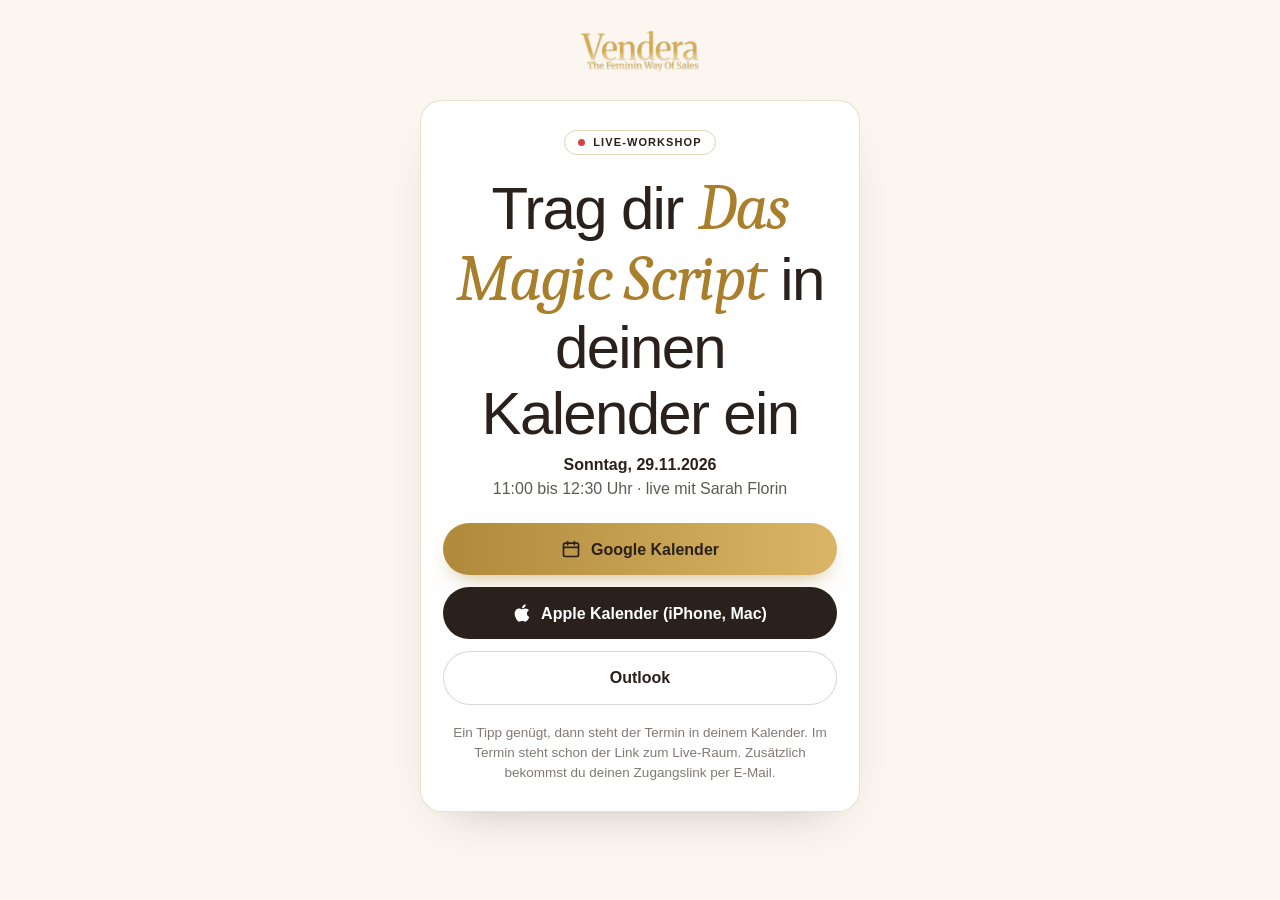
<file: kalender.html>
<!doctype html>
<html lang="de"><head><meta charset="utf-8"><meta name="viewport" content="width=device-width,initial-scale=1">
<meta name="robots" content="noindex">
<title>Workshop in den Kalender eintragen</title>
<meta name="description" content="Das Magic Script, Live-Workshop mit Sarah Florin. Sonntag, 29.11., 11:00 Uhr. Jetzt in deinen Kalender eintragen.">
<meta property="og:title" content="Trag dir den Workshop in deinen Kalender ein">
<meta property="og:description" content="Das Magic Script · Sonntag, 29.11. · 11:00 Uhr · live mit Sarah Florin">
<meta property="og:image" content="https://workshop.vendera-sales.de/img/og-magic-script.jpg">
<link rel="icon" href="favicon.ico">
<link rel="stylesheet" href="assets/schrift.css?v=3">
<style>
:root{--ink:#2A211C;--gold:#A97F2C;--bg:#FBF7F0}
*{box-sizing:border-box}
body{margin:0;min-height:100vh;background:var(--bg);color:var(--ink);font:16px/1.5 var(--vd-sans);display:flex;flex-direction:column;align-items:center;padding:28px 16px 40px}
.logo{width:120px;margin-bottom:28px}
.card{width:100%;max-width:440px;background:#fff;border:1px solid rgba(176,138,58,.25);border-radius:22px;padding:28px 22px;box-shadow:0 20px 50px -30px rgba(42,33,28,.35);text-align:center}
.tag{display:inline-flex;align-items:center;gap:8px;padding:6px 13px;border-radius:999px;border:1px solid rgba(176,138,58,.35);font:700 11px/1 var(--vd-sans);letter-spacing:.1em;text-transform:uppercase}
.tag i{width:7px;height:7px;border-radius:50%;background:#D2483F}
h1{margin:18px 0 6px;font-weight:400;font-size:30px;line-height:1.12;letter-spacing:-.02em}
h1 em{font-family:var(--vd-akzent);color:var(--gold);font-size:1.08em}
.when{margin:0 0 22px;color:rgba(42,33,28,.75)}
.when b{color:var(--ink)}
.btn{display:flex;align-items:center;justify-content:center;gap:10px;width:100%;padding:16px 18px;border-radius:999px;font:700 16px/1.2 var(--vd-sans);text-decoration:none;margin-top:12px}
.gold{background:linear-gradient(90deg,#B08A3A,#D9B565);color:var(--ink);box-shadow:0 10px 24px -12px rgba(176,138,58,.8)}
.dark{background:var(--ink);color:#fff}
.line{background:#fff;color:var(--ink);border:1px solid rgba(42,33,28,.18)}
.btn svg{flex:none}
.hint{margin:18px 0 0;font-size:13.5px;color:rgba(42,33,28,.6)}
.top{order:-1}
</style></head><body>
<img class="logo" src="img/ms/logo.png" alt="Vendera Sales">
<main class="card">
<span class="tag"><i></i>Live-Workshop</span>
<h1>Trag dir <em>Das Magic Script</em> in deinen Kalender ein</h1>
<p class="when"><b>Sonntag, 29.11.2026</b><br>11:00 bis 12:30 Uhr · live mit Sarah Florin</p>
<div id="knoepfe">
<a class="btn gold" id="b-google" href="https://calendar.google.com/calendar/render?action=TEMPLATE&amp;text=LIVE%3A%20%E2%80%9EDas%20Magic%20Script%E2%80%9C%20%7C%20Workshop%20mit%20Sarah%20Florin&amp;dates=20261129T100000Z/20261129T113000Z&amp;details=Ich%20freue%20mich%20schon%20riesig%20auf%20unseren%20gemeinsamen%20Workshop%20am%20Sonntag%2C%20den%2029.11.2026%20um%2011%3A00%20Uhr%21%20%E2%9C%A8%0A%0AHier%20kommst%20du%20am%20Sonntag%20direkt%20in%20den%20Live-Raum%3A%0Ahttps%3A%2F%2Fworkshop.vendera-sales.de%2Flive%0A%0A%C3%96ffne%20den%20Link%20am%20besten%20ein%20paar%20Minuten%20vor%2011%20Uhr.%20Deinen%20pers%C3%B6nlichen%20Zugangslink%20bekommst%20du%20zus%C3%A4tzlich%20per%20E-Mail.%0A%0ABis%20dann%2C%20wir%20sehen%20uns%20live%21%0A%0ADeine%20Sarah&amp;location=https%3A%2F%2Fworkshop.vendera-sales.de%2Flive" target="_blank" rel="noopener"><svg width="20" height="20" viewBox="0 0 24 24" fill="none" stroke="currentColor" stroke-width="2" stroke-linecap="round"><rect x="3" y="5" width="18" height="16" rx="2"/><path d="M3 10h18M8 3v4M16 3v4"/></svg>Google Kalender</a>
<a class="btn dark" id="b-apple" href="workshop.ics"><svg width="18" height="20" viewBox="0 0 384 512" fill="currentColor"><path d="M318.7 268.7c-.2-36.7 16.4-64.4 50-84.8-18.8-26.9-47.2-41.7-84.7-44.6-35.5-2.8-74.3 20.7-88.5 20.7-15 0-49.4-19.7-76.4-19.7C63.3 141.2 4 184.8 4 273.5q0 39.3 14.4 81.2c12.8 36.7 59 126.7 107.2 125.2 25.2-.6 43-17.9 75.8-17.9 31.8 0 48.3 17.9 76.4 17.9 48.6-.7 90.4-82.5 102.6-119.3-65.2-30.7-61.7-90-61.7-91.9zm-56.6-164.2c27.3-32.4 24.8-61.9 24-72.5-24.1 1.4-52 16.4-67.9 34.9-17.5 19.8-27.8 44.3-25.6 71.9 26.1 2 49.9-11.4 69.5-34.3z"/></svg>Apple Kalender (iPhone, Mac)</a>
<a class="btn line" id="b-outlook" href="https://outlook.live.com/calendar/0/deeplink/compose?path=/calendar/action/compose&amp;rru=addevent&amp;subject=LIVE%3A%20%E2%80%9EDas%20Magic%20Script%E2%80%9C%20%7C%20Workshop%20mit%20Sarah%20Florin&amp;startdt=2026-11-29T10:00:00Z&amp;enddt=2026-11-29T11:30:00Z&amp;body=Ich%20freue%20mich%20schon%20riesig%20auf%20unseren%20gemeinsamen%20Workshop%20am%20Sonntag%2C%20den%2029.11.2026%20um%2011%3A00%20Uhr%21%20%E2%9C%A8%0A%0AHier%20kommst%20du%20am%20Sonntag%20direkt%20in%20den%20Live-Raum%3A%0Ahttps%3A%2F%2Fworkshop.vendera-sales.de%2Flive%0A%0A%C3%96ffne%20den%20Link%20am%20besten%20ein%20paar%20Minuten%20vor%2011%20Uhr.%20Deinen%20pers%C3%B6nlichen%20Zugangslink%20bekommst%20du%20zus%C3%A4tzlich%20per%20E-Mail.%0A%0ABis%20dann%2C%20wir%20sehen%20uns%20live%21%0A%0ADeine%20Sarah&amp;location=https%3A%2F%2Fworkshop.vendera-sales.de%2Flive" target="_blank" rel="noopener">Outlook</a>
</div>
<p class="hint">Ein Tipp genügt, dann steht der Termin in deinem Kalender. Im Termin steht schon der Link zum Live-Raum. Zusätzlich bekommst du deinen Zugangslink per E-Mail.</p>
</main>
<script>
/* Auf iPhone und Mac zuerst Apple anzeigen, sonst Google */
(function(){try{var ua=navigator.userAgent||'';var apple=/iPhone|iPad|iPod|Macintosh/.test(ua);
if(apple){var k=document.getElementById('knoepfe'),a=document.getElementById('b-apple'),g=document.getElementById('b-google');
k.insertBefore(a,g);a.className='btn gold';g.className='btn dark';}}catch(e){}})();
</script>
</body></html>
</file>
<file: assets/schrift.css>
/* Schrift wie in der Webinar-Präsentation: Arial für alles, Cambria kursiv für Akzentwörter.
   Arimo und Caladea sind die frei nutzbaren Gegenstücke mit denselben Maßen. Sie werden nur geladen,
   wenn auf dem Gerät kein Arial bzw. Cambria installiert ist (z. B. Android). */
@font-face{font-family:'Arimo';font-style:normal;font-weight:400;font-display:swap;src:url(fonts/arimo-400.woff2) format('woff2')}
@font-face{font-family:'Arimo';font-style:normal;font-weight:700;font-display:swap;src:url(fonts/arimo-700.woff2) format('woff2')}
@font-face{font-family:'Arimo';font-style:italic;font-weight:400;font-display:swap;src:url(fonts/arimo-400-italic.woff2) format('woff2')}
@font-face{font-family:'Arimo';font-style:italic;font-weight:700;font-display:swap;src:url(fonts/arimo-700-italic.woff2) format('woff2')}
@font-face{font-family:'Caladea';font-style:normal;font-weight:400;font-display:swap;src:url(fonts/caladea-400.woff2) format('woff2')}
@font-face{font-family:'Caladea';font-style:normal;font-weight:700;font-display:swap;src:url(fonts/caladea-700.woff2) format('woff2')}
@font-face{font-family:'Caladea';font-style:italic;font-weight:400;font-display:swap;src:url(fonts/caladea-400-italic.woff2) format('woff2')}
@font-face{font-family:'Caladea';font-style:italic;font-weight:700;font-display:swap;src:url(fonts/caladea-700-italic.woff2) format('woff2')}
:root{--vd-sans:Arial,'Arimo','Helvetica Neue',Helvetica,sans-serif;--vd-akzent:Cambria,'Caladea',Georgia,serif}

/* Anmeldeseite (OnePage-Aufbau) */
html,body,body *{--font-kit-header-font:var(--vd-sans)!important;--font-kit-text-font:var(--vd-sans)!important}
.styles_op_1r0guub_accent,.styles_op_1r0guub_italic{font-family:var(--vd-akzent)!important;font-style:italic}
.vd-badge,.vd-consent,.vd-consent button{font-family:var(--vd-sans)!important}

/* Danke- und Aufzeichnungsseite */
:root,body.hell{--sans:var(--vd-sans);--serif:var(--vd-sans)}
.acc{font-family:var(--vd-akzent)!important;font-style:italic}

/* Überschriften wie in der Präsentation: dünne Arial, Akzentwort in Cambria kursiv */
h1,h2,.styles_op_1r0guub_title.styles_op_1r0guub_xl,.styles_op_1r0guub_title.styles_op_1r0guub_lg{font-weight:400!important;letter-spacing:-.01em!important}
h1 .acc,h2 .acc,h1 .styles_op_1r0guub_accent,h2 .styles_op_1r0guub_accent{font-weight:400!important;letter-spacing:0!important}
.styles_op_77wa9a_note,.styles_op_77wa9a_note *,.styles_op_1r0guub_accent{font-weight:400!important}

/* Headlines mit mehr Charakter */
h1,h2,.styles_op_1r0guub_title.styles_op_1r0guub_xl,.styles_op_1r0guub_title.styles_op_1r0guub_lg{letter-spacing:-.028em!important;line-height:1.1!important}
h1{font-size:clamp(34px,5.4vw,60px)!important}
h1 .acc,h2 .acc,h1 .styles_op_1r0guub_accent,h2 .styles_op_1r0guub_accent{
  font-size:1.1em;letter-spacing:-.005em!important;color:#A97F2C!important;
  background:url("data:image/svg+xml,%3Csvg xmlns='http://www.w3.org/2000/svg' viewBox='0 0 200 12' preserveAspectRatio='none'%3E%3Cpath d='M2 9 C 50 3, 120 2, 198 6' fill='none' stroke='%23E1C075' stroke-width='3.2' stroke-linecap='round'/%3E%3C/svg%3E") no-repeat left 100%/100% .2em!important;
  -webkit-background-clip:border-box!important;background-clip:border-box!important;-webkit-text-fill-color:currentColor;
  padding:0 .06em .12em;-webkit-box-decoration-break:clone;box-decoration-break:clone;text-shadow:none!important}
</file>
<file: assets/vplayer.css>
/* Vendera Video-Player: eigenes MP4, eigene Steuerung (nach Vorbild joinsmoof.com) */
.vp{position:relative;width:100%;height:100%;overflow:hidden;background:#140F0C;border-radius:inherit;-webkit-tap-highlight-color:transparent}
.vp video,.vp .vp-poster{position:absolute;inset:0;width:100%;height:100%;object-fit:cover;display:block}
.vp video{background:#140F0C}
.vp .vp-poster{z-index:2;transition:opacity .3s ease}
.vp.vp--started .vp-poster{opacity:0;pointer-events:none}
.vp-start{position:absolute;inset:0;z-index:4;display:flex;flex-direction:column;align-items:center;justify-content:center;gap:14px;border:0;background:linear-gradient(180deg,rgba(20,15,12,0) 40%,rgba(20,15,12,.55));cursor:pointer;color:#fff;font:700 15px/1.2 Lato,system-ui,sans-serif;letter-spacing:.02em}
.vp-start .vp-disc{width:78px;height:78px;border-radius:50%;display:flex;align-items:center;justify-content:center;background:linear-gradient(180deg,#F0D592,#B08A3A);color:#2A211C;box-shadow:0 0 0 10px rgba(225,192,117,.2),0 0 50px rgba(225,192,117,.45);transition:transform .18s ease}
.vp-start:hover .vp-disc{transform:scale(1.06)}
.vp-start .vp-lbl{padding:8px 16px;border-radius:999px;background:rgba(42,33,28,.85);border:1px solid rgba(217,182,102,.5)}
.vp.vp--started .vp-start{display:none}
.vp-ui{position:absolute;left:12px;right:12px;bottom:12px;z-index:5;display:flex;align-items:center;gap:10px;padding:8px 12px;border-radius:999px;background:rgba(20,15,12,.72);backdrop-filter:blur(8px);-webkit-backdrop-filter:blur(8px);color:#fff;font:700 12px/1 Lato,system-ui,sans-serif;opacity:0;transform:translateY(6px);transition:opacity .25s,transform .25s;pointer-events:none}
.vp.vp--started .vp-ui{opacity:1;transform:none;pointer-events:auto}
.vp.vp--started.vp--playing.vp--idle .vp-ui{opacity:0;transform:translateY(6px)}
.vp-ui button{flex:none;width:30px;height:30px;border:0;border-radius:50%;background:transparent;color:#fff;cursor:pointer;display:flex;align-items:center;justify-content:center;padding:0}
.vp-ui button:hover{background:rgba(255,255,255,.12)}
.vp-ui svg{width:16px;height:16px}
.vp-tc{flex:none;font-variant-numeric:tabular-nums;opacity:.9;min-width:74px}
.vp-bar{position:relative;flex:1;height:18px;cursor:pointer;touch-action:none}
.vp-bar::before{content:"";position:absolute;left:0;right:0;top:50%;height:4px;margin-top:-2px;border-radius:4px;background:rgba(255,255,255,.25)}
.vp-fill{position:absolute;left:0;top:50%;height:4px;margin-top:-2px;border-radius:4px;background:linear-gradient(90deg,#B08A3A,#F0D592);width:0}
.vp-knob{position:absolute;top:50%;width:12px;height:12px;margin:-6px 0 0 -6px;border-radius:50%;background:#F0D592;left:0;box-shadow:0 0 0 3px rgba(240,213,146,.25)}
.vp-tap{position:absolute;inset:0;z-index:3;cursor:pointer}
.vp .vp-ico-play,.vp.vp--playing .vp-ico-pause{display:block}
.vp .vp-ico-pause,.vp.vp--playing .vp-ico-play{display:none}
.vp .vp-ico-on,.vp.vp--muted .vp-ico-off{display:block}
.vp .vp-ico-off,.vp.vp--muted .vp-ico-on{display:none}
@media (max-width:640px){.vp-start .vp-disc{width:62px;height:62px}.vp-start{font-size:13px}.vp-tc{min-width:0}.vp-tc .vp-dur{display:none}}
</file>
<file: assets/vendera.css>
/* Vendera Workshop: gemeinsames Design für Anmelde- und Aufzeichnungsseite.
   Akzentfarbe zieht sich als roter Faden durch beide Seiten. Wechsel der Farbe nur hier in --acc*. */
:root{
  --bg:#0B0807;
  --frame:#110C0A;
  --panel:#15100D;
  --card:#1B1512;
  --card2:#211A16;
  --line:rgba(225,192,117,.13);
  --line2:rgba(246,239,228,.08);
  --text:#F6EFE4;
  --muted:#B3A595;
  --muted2:#8C7F71;
  --acc:#E1C075;
  --acc-hi:#F4E4A8;
  --acc-lo:#B8902F;
  --acc-ink:#1A120B;
  --acc-soft:rgba(225,192,117,.12);
  --glow:rgba(225,192,117,.38);
  --sans:'Inter',system-ui,-apple-system,'Segoe UI',sans-serif;
  --serif:'Merriweather',Georgia,serif;
}
*{box-sizing:border-box}
html{scroll-behavior:smooth;-webkit-text-size-adjust:100%}
[hidden]{display:none!important}
body{margin:0;background:var(--bg);color:var(--text);font-family:var(--sans);font-size:16px;line-height:1.6;-webkit-font-smoothing:antialiased}
a{color:var(--acc)}
img{max-width:100%}
button{font-family:inherit}

/* Rahmen wie bei Fynn: schmale, gerahmte Spalte auf dunklem Grund */
.frame{max-width:780px;margin:8px auto 0;background:var(--frame);border:1px solid var(--line2);border-radius:20px 20px 0 0;overflow:hidden;position:relative}
.wrap{padding:0 32px}
@media (max-width:820px){.frame{margin:0;border-radius:0;border-left:0;border-right:0}.wrap{padding:0 20px}}

/* Kopfzeile */
.top{display:flex;justify-content:space-between;align-items:center;gap:12px;padding:16px 32px;border-bottom:1px solid var(--line2);background:rgba(17,12,10,.85);backdrop-filter:blur(8px)}
.logo{height:38px;width:auto;display:block}
.logo-txt{font-family:'Times New Roman',serif;color:var(--acc);font-size:28px;line-height:1}
.live{display:flex;align-items:center;gap:8px;font-size:13px;font-weight:600;color:var(--muted)}
.dot{width:9px;height:9px;border-radius:50%;background:var(--acc);box-shadow:0 0 0 4px var(--acc-soft),0 0 12px var(--glow);display:inline-block;flex:none}
.dot.pulse{animation:pulse 2s infinite}
@keyframes pulse{0%,100%{box-shadow:0 0 0 3px var(--acc-soft),0 0 10px var(--glow)}50%{box-shadow:0 0 0 7px rgba(225,192,117,0),0 0 18px var(--glow)}}
@media (max-width:820px){.top{padding:14px 20px}.live{font-size:12px}}
@media (max-width:420px){.live .opt{display:none}}

/* Abschnitte */
.sec{padding:84px 0;position:relative}
.sec.alt{background:var(--panel);border-top:1px solid var(--line2);border-bottom:1px solid var(--line2)}
.sec.glowtop::before{content:"";position:absolute;inset:0 0 auto 0;height:320px;background:radial-gradient(60% 100% at 50% 0%,rgba(225,192,117,.16),transparent 70%);pointer-events:none}
.head{text-align:center;display:flex;flex-direction:column;align-items:center;gap:12px;margin-bottom:40px}
.eyebrow{font-size:12px;font-weight:800;letter-spacing:.14em;text-transform:uppercase;color:var(--acc)}
h1,h2,h3{margin:0;font-weight:800;letter-spacing:-.03em;line-height:1.08}
h2{font-size:clamp(28px,4.6vw,40px);max-width:620px}
.lead{margin:0;color:var(--muted);font-size:16px;max-width:560px;font-weight:500}
.acc{background:linear-gradient(180deg,var(--acc-hi) 0%,var(--acc) 45%,var(--acc-lo) 100%);-webkit-background-clip:text;background-clip:text;color:transparent;text-shadow:0 0 30px rgba(225,192,117,.18)}
.serif-acc{font-family:var(--serif);font-style:italic;font-weight:400;letter-spacing:-.01em}
@media (max-width:820px){.sec{padding:64px 0}}

/* Hero */
.hero{padding:56px 0 64px;position:relative;overflow:hidden}
.hero::before{content:"";position:absolute;width:560px;height:560px;right:-220px;top:-160px;background:radial-gradient(circle,rgba(225,192,117,.20),transparent 62%);pointer-events:none}
.hero::after{content:"";position:absolute;width:420px;height:420px;left:-200px;bottom:-200px;background:radial-gradient(circle,rgba(225,192,117,.08),transparent 65%);pointer-events:none}
.hero .wrap{position:relative;z-index:1;display:flex;flex-direction:column;gap:22px}
.pills{display:flex;flex-direction:column;align-items:flex-start;gap:10px}
.pill{display:inline-flex;align-items:center;gap:9px;padding:8px 15px;border-radius:999px;border:1px solid var(--line2);background:rgba(255,255,255,.03);font-size:12px;font-weight:800;letter-spacing:.06em;text-transform:uppercase}
.pill svg{flex:none}
.h1{font-size:clamp(30px,8.1vw,62px);overflow-wrap:anywhere;line-height:1.04;letter-spacing:-.035em;font-weight:900;max-width:640px}
.durch{list-style:none;margin:0;padding:0;display:flex;flex-direction:column;gap:10px}
.durch li{display:flex;gap:11px;align-items:flex-start;font-size:clamp(17px,2.4vw,20px);font-weight:600;color:var(--muted);line-height:1.35}
.durch li svg{flex:none;margin-top:3px;color:var(--acc);filter:drop-shadow(0 0 6px rgba(225,192,117,.45))}
.durch b{color:var(--text);font-weight:800}
.sub{margin:0;font-size:18px;color:var(--muted);font-weight:500;max-width:560px}
.sub b{color:var(--text);font-weight:700}
.date{display:flex;align-items:center;gap:14px;padding:12px 18px 12px 12px;border:1px solid var(--line2);border-radius:16px;background:rgba(255,255,255,.025);max-width:400px}
.cal{width:48px;height:48px;border-radius:12px;background:linear-gradient(160deg,var(--acc-hi),var(--acc-lo));color:var(--acc-ink);display:flex;flex-direction:column;align-items:center;justify-content:center;line-height:1;flex:none;box-shadow:0 6px 18px rgba(225,192,117,.25)}
.cal b{font-size:19px;font-weight:900}.cal small{font-size:9px;font-weight:800;letter-spacing:.1em;margin-top:2px}
.date-t{font-weight:800;font-size:17px;letter-spacing:-.01em}
.date-s{font-size:13px;color:var(--muted);font-weight:500}
.cd{font-size:13px;color:var(--acc);font-weight:700;margin-top:2px}
.cta-col{display:flex;flex-direction:column;gap:12px;max-width:400px}
.micro{display:block;font-size:13px;color:var(--muted);font-weight:600;line-height:1.5}
.micro svg{vertical-align:-2px;margin-right:6px}
.micro.center{text-align:center}

/* Buttons mit Leuchten */
.btn{display:inline-flex;align-items:center;justify-content:center;gap:10px;min-height:58px;padding:0 30px;border:0;border-radius:14px;background:linear-gradient(180deg,var(--acc-hi) 0%,var(--acc) 40%,var(--acc-lo) 100%);color:var(--acc-ink);font-weight:800;font-size:17px;letter-spacing:-.01em;text-decoration:none;cursor:pointer;box-shadow:0 0 0 1px rgba(244,228,168,.35) inset,0 10px 30px -6px var(--glow),0 0 44px -10px var(--glow);transition:transform .15s ease,box-shadow .15s ease}
.btn:hover{transform:translateY(-1px);color:var(--acc-ink);box-shadow:0 0 0 1px rgba(244,228,168,.5) inset,0 14px 36px -6px var(--glow),0 0 60px -8px var(--glow)}
.btn.full{width:100%}
.btn2{display:inline-flex;align-items:center;justify-content:center;min-height:46px;padding:0 18px;border-radius:12px;border:1px solid var(--line);background:rgba(255,255,255,.03);color:var(--text);font-weight:700;font-size:14px;text-decoration:none;cursor:pointer}
.btn2:hover{border-color:var(--acc);color:var(--text)}

/* Bewertungszeile */
.rate{display:flex;align-items:center;gap:12px}
.rate-av{display:flex}
.rate-av img{width:32px;height:32px;border-radius:50%;object-fit:cover;border:2px solid var(--frame);margin-left:-9px}
.rate-av img:first-child{margin-left:0}
.stars{color:var(--acc);letter-spacing:2px;font-size:13px;line-height:1}
.rate-tx{font-size:13px;color:var(--muted);font-weight:500}.rate-tx b{color:var(--text)}

/* Karten */
.grid2{display:grid;grid-template-columns:repeat(2,minmax(0,1fr));gap:14px}
.grid3{display:grid;grid-template-columns:repeat(3,minmax(0,1fr));gap:14px}
@media (max-width:640px){.grid2,.grid3{grid-template-columns:1fr}}
.card{background:linear-gradient(180deg,var(--card2),var(--card));border:1px solid var(--line2);border-radius:18px;padding:24px;display:flex;flex-direction:column;gap:10px;position:relative;overflow:hidden}
.card h3{font-size:17px;letter-spacing:-.015em;line-height:1.25}
.card p{margin:0;color:var(--muted);font-size:15px;font-weight:500;line-height:1.55}
.ico{width:40px;height:40px;border-radius:11px;background:var(--acc-soft);border:1px solid var(--line);display:flex;align-items:center;justify-content:center;color:var(--acc);margin-bottom:6px}
.step .no{position:absolute;right:16px;top:4px;font-size:64px;font-weight:900;line-height:1;color:var(--acc);opacity:.11;letter-spacing:-.04em}
.step .lbl{font-size:11px;font-weight:800;letter-spacing:.12em;text-transform:uppercase;color:var(--acc)}

/* Aussage */
.idea{text-align:center;padding:76px 0;position:relative;overflow:hidden}
.idea::before{content:"";position:absolute;left:50%;top:50%;width:620px;height:300px;transform:translate(-50%,-50%);background:radial-gradient(closest-side,rgba(225,192,117,.12),transparent);pointer-events:none}
.idea .wrap{position:relative;display:flex;flex-direction:column;gap:18px;align-items:center}
.idea p{margin:0;color:var(--muted);font-size:17px;max-width:520px;font-weight:500}
.quote{font-family:var(--serif);font-style:italic;font-size:clamp(28px,5vw,42px);line-height:1.22;letter-spacing:-.01em;color:var(--text)}

/* Video-Poster (Fynn-Vorschaubild in Vendera) */
.vlabel{text-align:center;font-weight:800;font-size:18px;letter-spacing:-.01em;margin:0 0 14px}
.poster{position:relative;aspect-ratio:16/9;border-radius:18px;overflow:hidden;border:1px solid var(--line);background:radial-gradient(90% 120% at 0% 100%,rgba(225,192,117,.22),transparent 55%),linear-gradient(120deg,#1F1610 0%,#120D0A 55%,#0D0907 100%);box-shadow:0 0 0 1px rgba(225,192,117,.06),0 24px 60px -20px rgba(225,192,117,.28);margin-bottom:28px}
.poster::after{content:"";position:absolute;inset:0;background-image:linear-gradient(rgba(255,255,255,.035) 1px,transparent 1px),linear-gradient(90deg,rgba(255,255,255,.035) 1px,transparent 1px);background-size:44px 44px;mask-image:linear-gradient(90deg,#000,transparent 70%);-webkit-mask-image:linear-gradient(90deg,#000,transparent 70%);pointer-events:none}
.poster .ph{position:absolute;right:0;bottom:0;height:100%;width:52%;object-fit:cover;object-position:50% 18%;mask-image:linear-gradient(90deg,transparent 0%,#000 32%);-webkit-mask-image:linear-gradient(90deg,transparent 0%,#000 32%)}
.poster .pt{position:absolute;left:5%;top:9%;bottom:9%;width:58%;display:flex;flex-direction:column;justify-content:space-between;z-index:2}
.poster .ptag{display:inline-flex;align-items:center;gap:7px;align-self:flex-start;padding:5px 11px;border-radius:999px;border:1px solid var(--line2);background:rgba(0,0,0,.35);font-size:clamp(8px,1.5vw,12px);font-weight:600}
.poster .ptag i{font-family:var(--serif);color:var(--acc)}
.poster .pm{font-family:var(--serif);font-style:italic;color:var(--acc);font-size:clamp(15px,3.4vw,27px);line-height:1.1}
.poster .ph1{font-size:clamp(13px,2.9vw,23px);font-weight:700;letter-spacing:-.02em;line-height:1.15;margin-top:4px}
.poster .pdate{display:inline-flex;align-self:flex-start;align-items:center;gap:6px;padding:5px 12px;border-radius:8px;background:linear-gradient(180deg,var(--acc-hi),var(--acc-lo));color:var(--acc-ink);font-weight:800;font-size:clamp(9px,1.7vw,13px)}
.poster .pstat{position:absolute;right:4%;bottom:6%;z-index:2;padding:5px 11px;border-radius:999px;border:1px solid var(--line2);background:rgba(0,0,0,.45);backdrop-filter:blur(4px);font-size:clamp(8px,1.4vw,11px);color:var(--text);font-weight:600}
.poster .play{position:absolute;left:50%;top:50%;transform:translate(-50%,-50%);z-index:3;width:76px;height:76px;border-radius:50%;border:0;cursor:pointer;background:linear-gradient(180deg,var(--acc-hi),var(--acc-lo));color:var(--acc-ink);display:flex;align-items:center;justify-content:center;box-shadow:0 0 0 10px rgba(225,192,117,.16),0 0 50px var(--glow)}
.poster iframe{position:absolute;inset:0;width:100%;height:100%;border:0;z-index:5}
@media (max-width:640px){.poster .play{width:58px;height:58px}}

/* Ergebnisse (Kundinnenkarten wie bei Fynn) */
.res{background:var(--card);border:1px solid var(--line2);border-radius:18px;overflow:hidden;display:flex;flex-direction:column}
.res-img{position:relative;aspect-ratio:1/1;overflow:hidden;background:#1B1512}
.res-img img{position:absolute;inset:0;width:100%;height:100%;object-fit:cover;object-position:50% 30%;transition:transform .4s ease}
.res:hover .res-img img{transform:scale(1.03)}
.res-img::after{content:"";position:absolute;inset:0;background:linear-gradient(180deg,rgba(11,8,7,0) 45%,rgba(11,8,7,.88) 100%);pointer-events:none}
.res-q{position:absolute;left:16px;right:16px;bottom:16px;z-index:2;font-weight:800;font-size:17px;line-height:1.25;letter-spacing:-.015em;text-shadow:0 2px 12px rgba(0,0,0,.5)}
.res-q mark{background:linear-gradient(180deg,var(--acc-hi),var(--acc-lo));color:var(--acc-ink);padding:0 4px;border-radius:3px;box-decoration-break:clone;-webkit-box-decoration-break:clone;text-shadow:none}
.res .play{position:absolute;left:50%;top:44%;transform:translate(-50%,-50%);z-index:3;width:60px;height:60px;border-radius:50%;border:0;cursor:pointer;background:linear-gradient(180deg,var(--acc-hi),var(--acc-lo));color:var(--acc-ink);display:flex;align-items:center;justify-content:center;box-shadow:0 0 0 8px rgba(225,192,117,.18),0 0 36px var(--glow);transition:transform .15s ease}
.res .play:hover{transform:translate(-50%,-50%) scale(1.06)}
.dur{position:absolute;right:12px;top:12px;z-index:2;font-size:12px;font-weight:700;padding:3px 8px;border-radius:7px;background:rgba(11,8,7,.6);backdrop-filter:blur(4px);border:1px solid var(--line2)}
.res-video{position:absolute;inset:0;width:100%;height:100%;border:0;z-index:5;background:#000}
.res-img.spielt .res-q,.res-img.spielt .dur,.res-img.spielt::after{display:none}
.res-b{padding:16px 18px 18px;display:flex;flex-direction:column;gap:8px}
.tag{align-self:flex-start;font-size:11px;font-weight:800;padding:4px 9px;border-radius:7px;background:var(--acc-soft);color:var(--acc);border:1px solid var(--line)}
.res-t{font-weight:800;font-size:15px;line-height:1.3;letter-spacing:-.01em}
.res-r{font-size:13px;color:var(--muted2);font-weight:600}
.note{text-align:center;font-size:12px;color:var(--muted2);margin-top:18px}

/* Für wen */
.who{display:flex;flex-direction:column;gap:12px}
.li{display:flex;gap:11px;align-items:flex-start;font-size:15px;font-weight:500;color:var(--text)}
.li svg{flex:none;margin-top:3px}
.card.no-c{background:transparent}
.card.no-c .li{color:var(--muted)}

/* Gastgeberin */
.bio{display:grid;grid-template-columns:240px minmax(0,1fr);gap:36px;align-items:center}
.bio-pics{position:relative}
.bio-pics .main{width:100%;aspect-ratio:4/5;object-fit:cover;border-radius:18px;display:block;border:1px solid var(--line);box-shadow:0 20px 60px -20px rgba(225,192,117,.35)}
.bio-pics .pol{position:absolute;right:-14px;bottom:-14px;width:44%;border-radius:12px;border:3px solid var(--frame);box-shadow:0 10px 24px rgba(0,0,0,.5)}
.bio-cap{font-size:12px;color:var(--muted2);margin-top:22px;text-align:center}
.bio p{margin:0 0 12px;color:var(--muted);font-weight:500}
.bio h2{margin:8px 0 4px;max-width:none}
.bio .role{color:var(--acc);font-weight:700;font-size:15px;margin-bottom:14px}
.bio blockquote{margin:16px 0 0;padding-left:16px;border-left:2px solid var(--acc);font-family:var(--serif);font-style:italic;color:var(--text);font-size:16px;line-height:1.6}
@media (max-width:640px){.bio{grid-template-columns:1fr;gap:28px}.bio-pics{max-width:260px;margin:0 auto}}

/* FAQ */
.faq{display:flex;flex-direction:column;gap:10px;max-width:640px;margin:0 auto}
.faq details{background:var(--card);border:1px solid var(--line2);border-radius:14px;padding:17px 20px}
.faq details[open]{border-color:var(--line)}
.faq summary{cursor:pointer;list-style:none;font-weight:700;font-size:15px;display:flex;justify-content:space-between;gap:14px}
.faq summary::-webkit-details-marker{display:none}
.faq summary::after{content:"+";color:var(--acc);font-weight:800;font-size:18px;line-height:1}
.faq details[open] summary::after{content:"–"}
.faq p{margin:10px 0 0;color:var(--muted);font-size:15px;font-weight:500}

/* Schluss mit Zahlen */
.final{text-align:center}
.final .wrap{display:flex;flex-direction:column;align-items:center;gap:18px;position:relative}
.stats{display:flex;justify-content:center;gap:40px;flex-wrap:wrap;margin-top:22px}
.stat b{display:block;font-size:34px;font-weight:900;letter-spacing:-.03em;line-height:1.1}
.stat span{font-size:11px;font-weight:800;letter-spacing:.12em;text-transform:uppercase;color:var(--muted)}
@media (max-width:480px){.stats{gap:24px}.stat b{font-size:28px}}

/* Fußzeile */
.foot{border-top:1px solid var(--line2);background:var(--panel);padding:28px 32px;display:flex;flex-direction:column;align-items:center;gap:12px;font-size:13px;color:var(--muted2)}
.foot nav{display:flex;gap:20px}
.foot a{color:var(--muted);text-decoration:none;font-weight:600}.foot a:hover{color:var(--text)}

/* Popup mit Formular */
.modal{position:fixed;inset:0;z-index:50;display:none;align-items:flex-start;justify-content:center;padding:24px 16px;overflow-y:auto;background:rgba(5,3,2,.78);backdrop-filter:blur(6px)}
.modal.on{display:flex}
.box{position:relative;width:100%;max-width:480px;margin:auto 0;background:linear-gradient(180deg,#1C1612,#140F0C);border:1px solid var(--line);border-radius:22px;padding:34px 28px 26px;box-shadow:0 30px 80px -20px rgba(0,0,0,.8),0 0 80px -30px var(--glow)}
.box::before{content:"";position:absolute;inset:0 0 auto 0;height:160px;border-radius:22px 22px 0 0;background:radial-gradient(70% 100% at 50% 0%,rgba(225,192,117,.16),transparent);pointer-events:none}
.x{position:absolute;right:12px;top:12px;width:38px;height:38px;border-radius:50%;border:1px solid var(--line2);background:rgba(255,255,255,.04);color:var(--muted);font-size:20px;line-height:1;cursor:pointer}
.box-h{text-align:center;display:flex;flex-direction:column;gap:8px;align-items:center;margin-bottom:22px;position:relative}
.box-h h2{font-size:26px}
.box-h p{margin:0;color:var(--muted);font-size:14px;font-weight:500}
.form{display:flex;flex-direction:column;gap:13px;position:relative}
.form label.f{display:flex;flex-direction:column;gap:6px;font-size:13px;font-weight:700}
.form label.f span{font-weight:500;color:var(--muted2)}
.in{min-height:52px;border-radius:12px;border:1px solid var(--line2);background:rgba(255,255,255,.04);color:var(--text);padding:0 15px;font-size:16px;font-family:var(--sans)}
.in:focus{outline:none;border-color:var(--acc);box-shadow:0 0 0 3px var(--acc-soft)}
.in::placeholder{color:var(--muted2)}
.chk{display:flex;gap:10px;align-items:flex-start;font-size:12px;color:var(--muted);line-height:1.5}
.chk input{width:19px;height:19px;margin:1px 0 0;flex:none;accent-color:var(--acc)}
.err{color:#F2A08F;font-size:14px;text-align:center}
.ok-ic{width:56px;height:56px;border-radius:50%;background:linear-gradient(180deg,var(--acc-hi),var(--acc-lo));color:var(--acc-ink);display:flex;align-items:center;justify-content:center;box-shadow:0 0 40px var(--glow)}
.steps{display:flex;flex-direction:column;gap:12px}
.st{background:rgba(255,255,255,.03);border:1px solid var(--line2);border-radius:14px;padding:15px 16px;display:flex;flex-direction:column;gap:9px}
.st b{font-size:15px}
.st span{color:var(--muted);font-size:14px;font-weight:500}
.btnrow{display:flex;gap:8px;flex-wrap:wrap}
.seg{display:flex;flex-direction:column;gap:8px}
.seg button{text-align:left;min-height:46px;padding:10px 14px;border-radius:11px;border:1px solid var(--line2);background:rgba(255,255,255,.03);color:var(--text);font-size:14px;font-weight:600;cursor:pointer}
.seg button:hover{border-color:var(--acc)}

/* Mobile Leiste + Zustimmung */
.sticky{position:fixed;left:0;right:0;bottom:0;z-index:20;background:rgba(17,12,10,.94);backdrop-filter:blur(8px);border-top:1px solid var(--line);padding:10px 16px;display:none;align-items:center;justify-content:space-between;gap:12px}
.sticky span{font-size:13px;color:var(--muted);line-height:1.3}.sticky span b{color:var(--text)}
.sticky .btn{min-height:44px;padding:0 18px;font-size:15px;border-radius:11px}
@media (max-width:720px){.sticky.on{display:flex}body{padding-bottom:72px}}
.consent{position:fixed;left:16px;right:16px;bottom:16px;z-index:60;max-width:520px;margin:0 auto;background:#221A15;border:1px solid var(--line);color:var(--text);border-radius:16px;padding:16px 18px;font-size:14px;line-height:1.5;display:none;flex-direction:column;gap:10px}
.consent.on{display:flex}
.consent div{display:flex;gap:8px;justify-content:flex-end}
.consent button{min-height:40px;padding:0 16px;border-radius:10px;border:1px solid var(--line2);background:transparent;color:var(--text);font-size:14px;cursor:pointer}
.consent button.ok{background:var(--acc);border-color:var(--acc);color:var(--acc-ink);font-weight:800}

/* Aufzeichnungsseite */
.bar{background:linear-gradient(90deg,#1A130E,#241A12,#1A130E);border-bottom:1px solid var(--line);padding:11px 20px;display:flex;justify-content:center;align-items:center;gap:14px;flex-wrap:wrap}
.bar-t{display:flex;align-items:center;gap:9px;font-size:12px;font-weight:800;letter-spacing:.08em;text-transform:uppercase}
.timer{display:flex;gap:6px}
.timer div{min-width:46px;padding:4px 8px;border-radius:9px;background:rgba(255,255,255,.04);border:1px solid var(--line);text-align:center}
.timer b{display:block;font-size:19px;font-weight:900;line-height:1.15;color:var(--acc)}
.timer small{font-size:9px;letter-spacing:.1em;color:var(--muted);text-transform:uppercase;font-weight:700}
.vbox{position:relative;aspect-ratio:16/9;border-radius:18px;overflow:hidden;border:1px solid var(--line);background:radial-gradient(80% 120% at 50% 100%,rgba(225,192,117,.14),transparent 60%),#140F0C;display:flex;flex-direction:column;align-items:center;justify-content:center;gap:14px;text-align:center;padding:24px;box-shadow:0 24px 60px -20px rgba(225,192,117,.28)}
.vbox .play{position:static;transform:none;width:72px;height:72px;border-radius:50%;background:linear-gradient(180deg,var(--acc-hi),var(--acc-lo));color:var(--acc-ink);display:flex;align-items:center;justify-content:center;box-shadow:0 0 0 10px rgba(225,192,117,.14),0 0 40px var(--glow)}
.vbox .msg{font-weight:600;color:var(--muted);max-width:440px;font-size:15px}
.vbox iframe{position:absolute;inset:0;width:100%;height:100%;border:0}
.book{max-width:520px;margin:0 auto;text-align:center;display:flex;flex-direction:column;align-items:center;gap:16px;background:linear-gradient(180deg,var(--card2),var(--card));border:1px solid var(--line);border-radius:22px;padding:36px 28px;position:relative;overflow:hidden;box-shadow:0 0 80px -30px var(--glow)}
.book::before{content:"";position:absolute;inset:0 0 auto 0;height:180px;background:radial-gradient(70% 100% at 50% 0%,rgba(225,192,117,.15),transparent);pointer-events:none}
.book>*{position:relative}
.book .av{width:132px;height:132px;border-radius:50%;object-fit:cover;border:2px solid var(--acc);box-shadow:0 0 40px -6px var(--glow)}
.extra{width:100%;border:1px solid var(--line);background:var(--acc-soft);border-radius:12px;padding:12px 15px;font-size:14px;color:var(--text);text-align:left;display:flex;gap:11px;align-items:flex-start}
.extra svg{flex:none;margin-top:2px}

/* Danke-Seite (nach Fynns Aufbau) */
.okbar{display:flex;justify-content:center;align-items:center;gap:9px;padding:10px 16px;font-size:12px;font-weight:800;letter-spacing:.1em;text-transform:uppercase;background:#080605;border-bottom:1px solid var(--line2)}
.infopills{display:flex;justify-content:center;gap:10px;flex-wrap:wrap;padding:14px 20px;border-bottom:1px solid var(--line2)}
.infopills .pill{font-size:12px;letter-spacing:.02em;text-transform:none;border-color:var(--line);background:var(--acc-soft)}
.infopills .pill svg{color:var(--acc)}
.dhero{text-align:center;padding:40px 0 8px;position:relative}
.dhero::before{content:"";position:absolute;left:50%;top:0;width:760px;height:340px;transform:translateX(-50%);background:radial-gradient(closest-side,rgba(225,192,117,.16),transparent);pointer-events:none}
.dhero .wrap{position:relative;display:flex;flex-direction:column;align-items:center;gap:22px}
.pill.warn{border-color:rgba(225,192,117,.35);background:rgba(225,192,117,.1);color:var(--acc)}
.dh1{font-size:clamp(28px,5.4vw,42px);font-weight:900;letter-spacing:-.03em;line-height:1.12;max-width:620px}
.dvideo{position:relative;width:100%;aspect-ratio:16/9;border-radius:18px;overflow:hidden;border:1px solid var(--line);background:#140F0C;box-shadow:0 0 0 1px rgba(225,192,117,.06),0 24px 60px -18px rgba(225,192,117,.3)}
.dvideo img{position:absolute;inset:0;width:100%;height:100%;object-fit:cover;object-position:50% 22%}
.dvideo .play{position:absolute;left:50%;top:50%;transform:translate(-50%,-50%);z-index:3;width:78px;height:78px;border-radius:50%;border:0;cursor:pointer;background:linear-gradient(180deg,var(--acc-hi),var(--acc-lo));color:var(--acc-ink);display:flex;align-items:center;justify-content:center;box-shadow:0 0 0 10px rgba(225,192,117,.18),0 0 50px var(--glow)}
.dvideo iframe{position:absolute;inset:0;width:100%;height:100%;border:0;z-index:5}
.dnote{margin:0;color:var(--muted);font-weight:600;font-size:15px;max-width:520px}
.dnote b{color:var(--text)}
.dsteps-h{text-align:center;display:flex;flex-direction:column;align-items:center;gap:14px;padding:44px 0 26px}
.dsteps-h h2{font-size:clamp(22px,3.8vw,28px);max-width:480px}
.arrow{color:var(--acc);animation:bob 1.8s ease-in-out infinite}
@keyframes bob{0%,100%{transform:translateY(0)}50%{transform:translateY(5px)}}
.dstep{position:relative;overflow:hidden;max-width:480px;margin:0 auto 14px;text-align:center;display:flex;flex-direction:column;align-items:center;gap:12px;padding:28px 24px;border-radius:20px;border:1px solid var(--line);background:linear-gradient(180deg,var(--card2),var(--card))}
.dstep::before{content:"";position:absolute;right:-60px;top:-60px;width:180px;height:180px;background:radial-gradient(circle,rgba(225,192,117,.16),transparent 65%);pointer-events:none}
.dstep>*{position:relative}
.snr{font-size:11px;font-weight:900;letter-spacing:.1em;text-transform:uppercase;padding:5px 12px;border-radius:999px;background:linear-gradient(180deg,var(--acc-hi),var(--acc-lo));color:var(--acc-ink)}
.dstep h3{font-size:21px;letter-spacing:-.02em}
.dstep p{margin:0;color:var(--muted);font-size:14px;font-weight:600;max-width:380px}
.btn.wa{background:linear-gradient(180deg,#3BE07F,#1DA851);color:#06210F;box-shadow:0 0 0 1px rgba(255,255,255,.18) inset,0 10px 30px -6px rgba(37,211,102,.45),0 0 44px -10px rgba(37,211,102,.5)}
.btn.wa:hover{color:#06210F}
.btn.mid{min-height:50px;font-size:15px;padding:0 24px;border-radius:999px}
.calopts{display:flex;gap:8px;flex-wrap:wrap;justify-content:center}
.mailrow{display:flex;gap:8px;flex-wrap:wrap;justify-content:center}
.mailrow a{display:inline-flex;align-items:center;gap:7px;min-height:40px;padding:0 15px;border-radius:999px;border:1px solid var(--line);background:rgba(255,255,255,.03);color:var(--text);font-weight:700;font-size:13px;text-decoration:none}
.mailrow a:hover{border-color:var(--acc)}
.mailrow i{width:18px;height:18px;border-radius:5px;display:inline-flex;align-items:center;justify-content:center;font-style:normal;font-size:10px;font-weight:900;color:#fff}

/* Sarah rechts im Hero, weich in den Hintergrund geblendet */
.hero-sarah{position:absolute;right:0;top:0;height:min(100%,700px);width:46%;object-fit:cover;object-position:72% 12%;z-index:0;pointer-events:none;opacity:.92;
  -webkit-mask-image:linear-gradient(90deg,transparent 0%,rgba(0,0,0,.2) 25%,rgba(0,0,0,.8) 55%,#000 80%),linear-gradient(180deg,#000 50%,transparent 100%);
  -webkit-mask-composite:source-in;mask-image:linear-gradient(90deg,transparent 0%,rgba(0,0,0,.2) 25%,rgba(0,0,0,.8) 55%,#000 80%),linear-gradient(180deg,#000 50%,transparent 100%);mask-composite:intersect}
.hero.mit-bild .h1{max-width:440px;text-shadow:0 2px 24px rgba(11,8,7,.7)}
.hero.mit-bild .durch,.hero.mit-bild .sub{max-width:420px}
.hero.mit-bild .wrap{z-index:1}
@media (max-width:640px){
  .hero-sarah{width:72%;height:440px;object-position:58% 10%;opacity:.55;
    -webkit-mask-image:linear-gradient(90deg,transparent 0%,#000 55%),linear-gradient(180deg,#000 40%,transparent 100%);
    mask-image:linear-gradient(90deg,transparent 0%,#000 55%),linear-gradient(180deg,#000 40%,transparent 100%)}
  .hero.mit-bild .h1,.hero.mit-bild .durch,.hero.mit-bild .sub{max-width:none}
  .hero.mit-bild .h1{text-shadow:0 2px 18px rgba(11,8,7,.85)}
}

/* ===== Helles Design wie vendera-sales.de (Danke- und Aufzeichnungsseite: <body class="hell">) =====
   Creme #FBF7F0, Beige #F5EDDF, Dunkelbraun #2A211C, Gold #E1C075, Überschriften Merriweather, Text Lato */
.hell{
  --bg:#FBF7F0;--frame:#FBF7F0;--panel:#F5EDDF;--card:#FFFFFF;--card2:#FFFFFF;
  --line:rgba(176,138,58,.28);--line2:rgba(42,33,28,.09);
  --text:#2A211C;--muted:#5E5249;--muted2:#8A7D70;
  --acc:#B08A3A;--acc-hi:#ECE2A7;--acc-lo:#D9B666;--acc-ink:#2A211C;
  --acc-soft:rgba(225,192,117,.16);--glow:rgba(225,192,117,.45);
  --sans:'Lato',system-ui,-apple-system,'Segoe UI',sans-serif;--serif:'Merriweather',Georgia,serif;
  background:var(--bg);color:var(--text)}
.hell h1,.hell h2,.hell h3,.hell .h1,.hell .dh1,.hell .stat b,.hell .date-t,.hell .res-t{font-family:var(--serif);font-weight:700;letter-spacing:-.01em}
.hell .h1,.hell .dh1{line-height:1.2}
.hell .acc{background:linear-gradient(180deg,#D9B666 0%,#B98F35 100%);-webkit-background-clip:text;background-clip:text;color:transparent;text-shadow:none}
.hell .frame{background:var(--bg);border-color:transparent}
.hell .top{background:rgba(251,247,240,.92);border-bottom-color:var(--line2)}
.hell .logo-txt{color:#C9A24F}
/* Buttons als Gold-Pille wie auf der Website */
.hell .btn{border-radius:999px;background:linear-gradient(100deg,#E1C075 0%,#ECE2A7 100%);color:#2A211C;font-family:var(--serif);font-weight:700;box-shadow:0 10px 26px -12px rgba(176,138,58,.55)}
.hell .btn:hover{color:#2A211C;box-shadow:0 14px 30px -12px rgba(176,138,58,.7)}
.hell .btn.wa{background:linear-gradient(180deg,#3BE07F,#1DA851);color:#06210F;font-family:var(--sans);font-weight:900}
.hell .btn2,.hell .pill,.hell .mailrow a,.hell .seg button{background:#FFFFFF;border-color:var(--line2);color:var(--text)}
.hell .btn2:hover,.hell .mailrow a:hover,.hell .seg button:hover{border-color:#E1C075}
.hell .pill.warn{background:#FFF8E6;border-color:rgba(225,192,117,.6);color:#8A6A22}
.hell .infopills .pill{background:#FFFFFF}
/* Karten und Flächen */
.hell .card,.hell .dstep,.hell .book,.hell .faq details,.hell .res{background:#FFFFFF;border-color:var(--line2);box-shadow:0 14px 36px -22px rgba(42,33,28,.28)}
.hell .card.no-c{background:transparent;box-shadow:none}
.hell .dstep::before,.hell .book::before{background:radial-gradient(circle,rgba(225,192,117,.22),transparent 65%)}
.hell .sec.glowtop::before{background:radial-gradient(60% 100% at 50% 0%,rgba(225,192,117,.2),transparent 70%)}
.hell .snr{background:linear-gradient(100deg,#E1C075,#ECE2A7);color:#2A211C}
.hell .okbar{background:#2A211C;color:#FBF7F0;border-bottom:0}
.hell .okbar .dot,.hell .bar .dot{background:#E1C075}
.hell .infopills{border-bottom-color:var(--line2)}
.hell .dhero::before{background:radial-gradient(closest-side,rgba(225,192,117,.22),transparent)}
.hell .dvideo,.hell .vbox{background:radial-gradient(80% 120% at 50% 100%,rgba(225,192,117,.18),transparent 60%),#F5EDDF;border-color:var(--line);box-shadow:0 24px 50px -26px rgba(42,33,28,.35)}
.hell .vbox .msg{color:var(--muted)}
.hell .poster{box-shadow:0 24px 50px -26px rgba(42,33,28,.35)}
/* Countdown-Leiste der Aufzeichnung in Dunkelbraun wie die Schrift der Website */
.hell .bar{background:#2A211C;color:#FBF7F0;border-bottom:0}
.hell .timer div{background:rgba(251,247,240,.06);border-color:rgba(225,192,117,.35)}
.hell .timer b{color:#E1C075;font-family:var(--sans)}
.hell .timer small{color:rgba(251,247,240,.7)}
/* Kundinnen-Kacheln: Text auf dem Bild bleibt hell auf dunklem Verlauf */
.hell .res-q{color:#FBF7F0;font-family:var(--sans);font-weight:900}
.hell .dur{color:#FBF7F0}
.hell .tag{background:#FFF8E6;color:#8A6A22;border-color:rgba(225,192,117,.5)}
.hell .res-t{font-size:15px;line-height:1.35}
/* Leisten, Hinweise, Fußzeile */
.hell .sticky{background:rgba(251,247,240,.96);border-top-color:var(--line)}
.hell .consent{background:#FFFFFF;color:var(--text);box-shadow:0 18px 40px -16px rgba(42,33,28,.35)}
.hell .consent button{color:var(--text);border-color:var(--line2)}
.hell .consent button.ok{background:#E1C075;color:#2A211C}
.hell .extra{background:#FFF8E6;color:var(--text)}
.hell .foot{background:var(--panel)}
.hell .stat span{color:var(--muted)}
.hell .arrow{color:#C9A24F}
/* Hell: Flächen über die volle Breite, Inhalt mittig wie auf der Website */
.hell .frame{max-width:none;margin:0;border:0;border-radius:0}
.hell .wrap{max-width:780px;margin:0 auto}
.hell .top{padding-left:max(32px,calc(50% - 358px));padding-right:max(32px,calc(50% - 358px))}
@media (max-width:820px){.hell .top{padding-left:20px;padding-right:20px}}

/* Hell: Landingpage (Hero, Video-Vorschau, Formular-Popup) */
.hell .hero.mit-bild .h1{text-shadow:none}
.hell .date{background:#FFFFFF;border-color:var(--line2);box-shadow:0 10px 26px -18px rgba(42,33,28,.3)}
.hell .cal{box-shadow:0 6px 16px rgba(176,138,58,.3)}
.hell .rate-av img{border-color:var(--bg)}
.hell .poster{color:#FBF7F0}
.hell .poster .ph1{color:#FBF7F0;font-family:var(--serif)}
.hell .poster .ptag{border-color:rgba(251,247,240,.2)}
.hell .modal{background:rgba(42,33,28,.55)}
.hell .box{background:#FFFFFF;border-color:var(--line);box-shadow:0 30px 80px -20px rgba(42,33,28,.45)}
.hell .box::before{background:radial-gradient(70% 100% at 50% 0%,rgba(225,192,117,.22),transparent)}
.hell .x{background:#F5EDDF;border-color:var(--line2);color:var(--muted)}
.hell .in{background:#FBF7F0;border-color:rgba(42,33,28,.16);color:var(--text)}
.hell .in:focus{border-color:#E1C075;box-shadow:0 0 0 3px rgba(225,192,117,.25)}
.hell .chk{color:var(--muted)}
.hell .err{color:#B3402A}
.hell .ok-ic{box-shadow:0 0 30px rgba(225,192,117,.5)}
@media (max-width:640px){.hell .hero-sarah{opacity:.7}.hell .hero.mit-bild .h1{text-shadow:0 1px 14px rgba(251,247,240,.9)}}
@media (max-width:640px){
  .hell .hero-sarah{width:56%;height:172px;object-position:50% 12%;opacity:.95;
    -webkit-mask-image:linear-gradient(90deg,transparent 0%,#000 45%),linear-gradient(180deg,#000 55%,transparent 100%);
    mask-image:linear-gradient(90deg,transparent 0%,#000 45%),linear-gradient(180deg,#000 60%,transparent 100%)}
  .hell .hero.mit-bild .h1{text-shadow:none}
}

/* Hero: Sarah als ganzes Porträt rechts, ohne Zuschnitt und ohne Verlauf */
.hero-grid{display:grid;grid-template-columns:minmax(0,1fr) 290px;grid-template-areas:"head pic" "body pic";column-gap:36px;row-gap:22px;align-items:start}
.h-head{grid-area:head;display:flex;flex-direction:column;gap:22px}
.h-body{grid-area:body;display:flex;flex-direction:column;gap:22px}
.hero-portrait{grid-area:pic;margin:0}
.hero-portrait img{display:block;width:100%;height:auto;border-radius:24px 120px 24px 24px;box-shadow:0 26px 50px -24px rgba(42,33,28,.45)}
.hero.mit-bild .h1,.hero.mit-bild .durch,.hero.mit-bild .sub{max-width:none}
.hero.mit-bild .h1{text-shadow:none}
@media (max-width:640px){
  .hero-grid{grid-template-columns:minmax(0,1fr) 116px;grid-template-areas:"head pic" "body body";column-gap:14px}
  .h-head{gap:14px}
  .h-head .pill{font-size:10.5px;padding:7px 11px;gap:7px}
  .hero-portrait img{border-radius:14px 52px 14px 14px}
}
@media (max-width:640px){.h-head .pill{white-space:nowrap;font-size:10px;letter-spacing:.03em;padding:7px 10px}}

.methode{margin:-8px 0 0;font-family:var(--serif);font-style:italic;font-size:clamp(17px,2.2vw,20px);color:var(--acc)}
.hero.mit-bild .h1{font-size:clamp(30px,6.2vw,52px)}
@media (max-width:640px){.hero.mit-bild .h1{font-size:27px;line-height:1.2}.methode{font-size:15px;margin-top:-4px}}

/* Hero knapp: nur Zielgruppenzeile statt Haken */
.zielzeile{margin:0;font-size:16px;color:var(--muted);font-weight:500;max-width:440px}
/* Abschnitt: Das erwartet dich im Live-Workshop */
.inhalt{list-style:none;margin:0 auto;padding:0;max-width:640px;display:flex;flex-direction:column;gap:12px}
.inhalt li{display:flex;gap:16px;align-items:flex-start;background:var(--card);border:1px solid var(--line2);border-radius:16px;padding:18px 20px;box-shadow:0 12px 30px -22px rgba(42,33,28,.3)}
.inhalt .inr{flex:none;width:34px;height:34px;border-radius:50%;display:flex;align-items:center;justify-content:center;font-weight:900;font-size:15px;background:linear-gradient(100deg,#E1C075,#ECE2A7);color:#2A211C}
.inhalt b{display:block;font-family:var(--serif);font-size:17px;line-height:1.3;margin-bottom:3px}
.inhalt li span:not(.inr){display:block;color:var(--muted);font-size:15px;line-height:1.5}
.inhalt-cta{display:flex;flex-direction:column;align-items:center;gap:10px;margin-top:28px}
.inhalt-cta .btn{min-width:min(100%,340px)}
@media (max-width:640px){
  .sec.alt .grid2 .card:not(.step):not(.who){padding:16px 18px;gap:6px;display:grid;grid-template-columns:34px 1fr;column-gap:12px;align-items:start}
  .sec.alt .grid2 .card:not(.step):not(.who) .ico{width:34px;height:34px;margin:0;grid-row:span 2}
  .sec.alt .grid2 .card:not(.step):not(.who) h3{font-size:16px;margin-top:6px}
  .sec.alt .grid2 .card:not(.step):not(.who) p{font-size:14px}
}

/* Abschnitt "Erfahre im kostenlosen Live-Workshop" (Vorlage: Screenshot) */
.workshop-inhalt .w-head{text-align:center;margin-bottom:34px}
.workshop-inhalt h2{margin:0 auto;max-width:none;font-family:var(--serif);font-weight:400;font-size:clamp(28px,4.6vw,42px);letter-spacing:-.01em}
.swoosh{font-style:italic;color:#B98F35;position:relative;white-space:nowrap;padding-bottom:4px;
  background:url("data:image/svg+xml,%3Csvg xmlns='http://www.w3.org/2000/svg' viewBox='0 0 300 12' preserveAspectRatio='none'%3E%3Cpath d='M2 8 Q 80 2 150 6 T 298 4' fill='none' stroke='%23D9B666' stroke-width='3' stroke-linecap='round'/%3E%3C/svg%3E") bottom/100% 10px no-repeat}
.workshop-inhalt .w-head p{margin:12px 0 0;color:var(--muted);font-size:17px}
.wgrid{display:grid;grid-template-columns:repeat(2,minmax(0,1fr));gap:16px}
.wcard{background:#FFFFFF;border:1px solid rgba(225,192,117,.45);border-radius:18px;padding:26px 22px;text-align:center;display:flex;flex-direction:column;align-items:center;gap:8px;box-shadow:0 18px 36px -24px rgba(42,33,28,.35)}
.wico{width:50px;height:50px;border-radius:14px;display:flex;align-items:center;justify-content:center;color:#FFFFFF;background:linear-gradient(135deg,#E1C075 0%,#B98F35 100%);box-shadow:0 10px 22px -10px rgba(185,143,53,.7);margin-bottom:6px}
.wcard h3{font-family:var(--sans);font-weight:800;font-size:17px;letter-spacing:-.01em}
.wcard p{margin:0;color:var(--muted);font-size:14.5px;line-height:1.55;max-width:300px}
.wtimer{display:flex;justify-content:center;align-items:flex-start;gap:10px;margin-top:34px}
.wtimer>span{color:#D9B666;font-weight:700;margin-top:18px}
.wtimer div{display:flex;flex-direction:column;align-items:center;gap:6px}
.wtimer b{display:flex;align-items:center;justify-content:center;width:62px;height:58px;background:#FFFFFF;border:1px solid rgba(225,192,117,.45);border-radius:12px;font-family:var(--serif);font-weight:400;font-size:26px;color:var(--text);box-shadow:0 10px 24px -18px rgba(42,33,28,.4)}
.wtimer small{font-size:12px;color:var(--muted);font-weight:600}
.wbtn{text-transform:uppercase;letter-spacing:.06em;font-family:var(--sans)!important;font-weight:900!important;font-size:15px;padding:0 38px;min-width:min(100%,320px)}
@media (max-width:640px){.wgrid{grid-template-columns:1fr}.wtimer{gap:6px}.wtimer b{width:54px;height:52px;font-size:22px}.wtimer>span{margin-top:15px}.swoosh{white-space:normal}}
@media (max-width:640px){.workshop-inhalt h2{font-size:26px;line-height:1.35}.swoosh{white-space:nowrap;display:inline-block}}

/* Hero ab Tablet: Sarah wieder als Hintergrundbild rechts, ganz zu sehen (kein Zuschnitt), nur die Ränder blenden aus */
.hero-bg-sarah{display:none}
@media (min-width:641px){
  .hero-bg-sarah{display:block;position:absolute;top:0;right:0;height:100%;width:auto;max-width:none;z-index:0;pointer-events:none;
    -webkit-mask-image:linear-gradient(90deg,transparent 0%,rgba(0,0,0,.6) 10%,#000 22%),linear-gradient(180deg,#000 84%,transparent 100%);
    -webkit-mask-composite:source-in;
    mask-image:linear-gradient(90deg,transparent 0%,rgba(0,0,0,.6) 10%,#000 22%),linear-gradient(180deg,#000 84%,transparent 100%);mask-composite:intersect}
  .hero-portrait{display:none}
  .hero-grid{grid-template-columns:minmax(0,440px);grid-template-areas:"head" "body"}
}
@media (min-width:641px){
  .hero-bg-sarah{right:max(0px,calc(50% - 660px));
    -webkit-mask-image:linear-gradient(90deg,transparent 0%,rgba(0,0,0,.6) 10%,#000 22%,#000 90%,transparent 100%),linear-gradient(180deg,#000 84%,transparent 100%);
    mask-image:linear-gradient(90deg,transparent 0%,rgba(0,0,0,.6) 10%,#000 22%,#000 90%,transparent 100%),linear-gradient(180deg,#000 84%,transparent 100%)}
}
/* Hero ab Tablet: Bild innerhalb der Inhaltsspalte (bündig mit Logo und Abschnitten), weicher Übergang, nicht zugeschnitten */
@media (min-width:641px){
  .hero-bg-sarah{display:none}
  .hero-grid{grid-template-columns:minmax(0,1fr) 340px;grid-template-areas:"head pic" "body pic";column-gap:0}
  .h-head,.h-body{position:relative;z-index:1}
  .hero-portrait{display:block;margin:0 0 0 -50px;position:relative;z-index:0;align-self:start}
  .hero-portrait img{border-radius:0;box-shadow:none;
    -webkit-mask-image:linear-gradient(90deg,transparent 0%,rgba(0,0,0,.6) 12%,#000 26%),linear-gradient(180deg,#000 80%,transparent 100%);
    -webkit-mask-composite:source-in;
    mask-image:linear-gradient(90deg,transparent 0%,rgba(0,0,0,.6) 12%,#000 26%),linear-gradient(180deg,#000 80%,transparent 100%);mask-composite:intersect}
  .hero.mit-bild .h1{font-size:clamp(30px,4.6vw,48px)}
}
@media (min-width:641px){
  .hero-portrait img{
    -webkit-mask-image:linear-gradient(90deg,transparent 0%,rgba(0,0,0,.6) 12%,#000 26%,#000 90%,transparent 100%),linear-gradient(180deg,transparent 0%,#000 7%,#000 80%,transparent 100%);
    mask-image:linear-gradient(90deg,transparent 0%,rgba(0,0,0,.6) 12%,#000 26%,#000 90%,transparent 100%),linear-gradient(180deg,transparent 0%,#000 7%,#000 80%,transparent 100%)}
}
/* Hero ab Tablet (endgültig): Hintergrundbild über die volle Höhe des Hero, rechts bündig mit der Inhaltsspalte,
   weich ausgeblendet nach links und unten. Sarah bleibt ganz im Bild, beschnitten wird nur Küche links und rechts. */
@media (min-width:641px){
  .hero-portrait{display:none}
  .hero-grid{grid-template-columns:minmax(0,420px);grid-template-areas:"head" "body";column-gap:0}
  .hero-bg-sarah{display:block;position:absolute;top:0;bottom:0;height:100%;right:max(0px,calc(50% - 358px));
    width:min(410px,46%);max-width:none;object-fit:cover;object-position:35% top;z-index:0;pointer-events:none;
    -webkit-mask-image:linear-gradient(90deg,transparent 0%,rgba(0,0,0,.55) 14%,#000 30%,#000 90%,transparent 100%),linear-gradient(180deg,#000 72%,transparent 100%);
    -webkit-mask-composite:source-in;
    mask-image:linear-gradient(90deg,transparent 0%,rgba(0,0,0,.55) 14%,#000 30%,#000 90%,transparent 100%),linear-gradient(180deg,#000 72%,transparent 100%);mask-composite:intersect}
  .hero.mit-bild .h1{font-size:clamp(30px,4.6vw,48px)}
}
/* Hero ab Tablet: Methode und Zielgruppe brechen vor dem Bild um, damit sie auf freiem Grund stehen */
@media (min-width:641px){
  .hero.mit-bild .methode,.hero.mit-bild .zielzeile{max-width:310px;text-wrap:balance}
}

/* Hero: Versprechen unter der Methode */
.versprechen{position:relative;padding:2px 0 2px 18px;max-width:420px}
.versprechen::before{content:"";position:absolute;left:0;top:4px;bottom:4px;width:3px;border-radius:3px;background:linear-gradient(180deg,#E1C075,var(--acc))}
.v-haupt{margin:0;font-family:var(--serif);font-size:clamp(18px,2vw,21px);font-weight:700;line-height:1.35;color:var(--text)}
.v-haupt .acc{color:var(--acc)}
.v-inkl{margin:6px 0 0;font-size:15px;line-height:1.5;color:var(--muted)}
.v-inkl b{color:var(--text);font-weight:700;white-space:nowrap}
@media (max-width:640px){.v-haupt{font-size:17px}.v-inkl{font-size:14px}}
@media (min-width:900px){.hero.mit-bild .versprechen{max-width:340px}}

/* Hero: Vertrauenszeile mit Kundinnen-Fotos unter dem Button */
.trust{display:flex;align-items:center;gap:12px;margin-top:4px;text-decoration:none;color:inherit;width:max-content;max-width:100%}
.trust .rate-av img{width:40px;height:40px;margin-left:-11px;border:2.5px solid var(--bg);box-shadow:0 2px 8px rgba(42,33,28,.12);object-position:50% 35%;background:#EADFCB}
.trust .rate-av img:first-child{margin-left:0}
.trust-tx{display:flex;flex-direction:column;line-height:1.3}
.trust-tx b{font-size:14px;color:var(--text);font-weight:700}
.trust-tx span{font-size:12.5px;color:var(--muted);font-weight:500}
.trust:hover .trust-tx b{color:var(--acc)}
@media (max-width:640px){.trust .rate-av img{width:36px;height:36px;margin-left:-10px}.trust-tx b{font-size:13px}.trust-tx span{font-size:12px}}

/* ===== Ausbau 17.11.: Beleg, Tagesvergleich, Warum, Teile, Mitnehmen, Ticket ===== */
.proof{display:grid;grid-template-columns:repeat(3,1fr);border-top:1px solid var(--line2);border-bottom:1px solid var(--line2);background:#fff}
.proof div{padding:18px 10px;text-align:center;border-left:1px solid var(--line2)}
.proof div:first-child{border-left:0}
.proof b{display:block;font-family:var(--serif);font-size:clamp(19px,3.4vw,26px);color:var(--acc);line-height:1.15}
.proof span{font-size:11px;font-weight:800;letter-spacing:.1em;text-transform:uppercase;color:var(--muted)}
.head2{margin-top:56px;margin-bottom:24px}
.tage{display:grid;grid-template-columns:1fr 1fr;gap:14px;align-items:stretch}
.tag-col{border-radius:20px;padding:24px 22px;display:flex;flex-direction:column;gap:14px;border:1px solid var(--line2)}
.tag-col.heute{background:#fff}
.tag-col.morgen{background:linear-gradient(180deg,#2F2620,#2A211C);border-color:#2A211C;color:#F6EFE4;box-shadow:0 24px 50px -28px rgba(42,33,28,.6)}
.tag-h{display:flex;flex-direction:column;gap:6px;margin-bottom:4px}
.tag-l{align-self:flex-start;font-size:11px;font-weight:800;letter-spacing:.12em;text-transform:uppercase;padding:4px 10px;border-radius:999px;background:rgba(42,33,28,.07);color:var(--muted)}
.morgen .tag-l{background:rgba(225,192,117,.18);color:#E1C075}
.tag-h h3{font-family:var(--serif);font-size:19px;line-height:1.25}
.tl{display:grid;grid-template-columns:46px 1fr;gap:10px;align-items:start}
.tl time{font-size:13px;font-weight:800;color:var(--muted);padding-top:2px;font-variant-numeric:tabular-nums}
.morgen .tl time{color:#E1C075}
.tl p{margin:0;font-size:15px;line-height:1.5;font-weight:500;color:var(--text)}
.morgen .tl p{color:#F6EFE4}
.tag-q{margin-top:auto;padding-top:14px;border-top:1px solid var(--line2);font-family:var(--serif);font-style:italic;font-size:16px;line-height:1.4;color:var(--text)}
.morgen .tag-q{border-top-color:rgba(246,239,228,.14);color:#E1C075}
.tag-q small{display:block;margin-top:6px;font-family:var(--sans);font-style:normal;font-size:12px;font-weight:600;color:#B3A595}
.why{display:flex;flex-direction:column;gap:12px;max-width:640px;margin:0 auto}
.why-c{display:grid;grid-template-columns:52px 1fr;gap:16px;align-items:start;background:#fff;border:1px solid var(--line2);border-radius:18px;padding:22px;box-shadow:0 14px 36px -22px rgba(42,33,28,.28)}
.why-n{width:52px;height:52px;border-radius:14px;display:flex;align-items:center;justify-content:center;font-family:var(--serif);font-size:24px;font-weight:700;color:#2A211C;background:linear-gradient(180deg,#EBD08F,#E1C075)}
.why-c h3{font-size:18px;margin-bottom:6px}
.why-c p{margin:0;font-size:15px;line-height:1.55;color:var(--muted);font-weight:500}
.why-out{text-align:center;max-width:520px;margin:28px auto 0;font-family:var(--serif);font-size:18px;line-height:1.45;color:var(--text)}
.teile{display:grid;grid-template-columns:repeat(3,1fr);gap:0;margin-top:22px;border:1px solid var(--line2);border-radius:18px;background:#fff;overflow:hidden}
.teile div{padding:18px;display:flex;flex-direction:column;gap:4px;border-left:1px solid var(--line2)}
.teile div:first-child{border-left:0}
.teile span{font-size:11px;font-weight:800;letter-spacing:.12em;text-transform:uppercase;color:var(--acc)}
.teile b{font-family:var(--serif);font-size:16px}
.teile small{font-size:13px;line-height:1.45;color:var(--muted);font-weight:500}
.take{max-width:620px;margin:0 auto;display:flex;flex-direction:column}
.take-r{display:grid;grid-template-columns:40px 1fr;gap:16px;align-items:start;padding:18px 0;border-bottom:1px solid var(--line2)}
.take-r:last-child{border-bottom:0}
.take-r span{font-family:var(--serif);font-size:28px;line-height:1;color:var(--acc);font-weight:700}
.take-r p{margin:0;font-size:16px;line-height:1.5;color:var(--muted);font-weight:500}
.take-r p b{color:var(--text)}
.ticket{max-width:520px;margin:0 auto;background:#fff;border:1px solid var(--line);border-radius:22px;padding:26px;display:flex;flex-direction:column;gap:18px;box-shadow:0 30px 70px -34px rgba(176,138,58,.55)}
.ticket-top{display:flex;justify-content:space-between;align-items:center;gap:14px;padding-bottom:18px;border-bottom:1px dashed var(--line)}
.ticket-top>div:first-child{display:flex;flex-direction:column;gap:3px}
.ticket-l{font-size:11px;font-weight:800;letter-spacing:.12em;text-transform:uppercase;color:var(--acc)}
.ticket-top b{font-family:var(--serif);font-size:19px;line-height:1.25}
.ticket-top small{font-size:13px;color:var(--muted);font-weight:600}
.ticket-p{text-align:right;flex:none}
.ticket-p b{display:block;font-size:34px;color:var(--acc);line-height:1}
.ticket-li{display:flex;flex-direction:column;gap:11px}
.ticket .li{display:flex;gap:10px;align-items:flex-start;font-size:15px;line-height:1.45;font-weight:500}
.ticket .li svg{flex:none;margin-top:2px}
.wtimer.klein{margin:0 auto;transform:scale(.86);transform-origin:center}
@media (max-width:640px){
  .tage{grid-template-columns:1fr}
  .tag-col{padding:20px 18px}
  .teile{grid-template-columns:1fr}
  .teile div{border-left:0;border-top:1px solid var(--line2)}
  .teile div:first-child{border-top:0}
  .why-c{grid-template-columns:42px 1fr;gap:12px;padding:18px}
  .why-n{width:42px;height:42px;font-size:20px;border-radius:12px}
  .proof span{font-size:9.5px;letter-spacing:.06em}
  .ticket{padding:20px}
  .head2{margin-top:44px}
}
.proof{padding:0 max(0px,calc((100% - 760px)/2))}

/* Ursache-Pfeil zwischen Tagesvergleich und Lebens-Karten */
.ursache{display:flex;flex-direction:column;align-items:center;text-align:center;gap:14px;margin:0 auto 28px;max-width:600px}
.u-line{width:3px;height:44px;border-radius:3px;background:linear-gradient(180deg,rgba(176,138,58,0),var(--acc))}
.u-pill{font-size:12px;font-weight:800;letter-spacing:.14em;text-transform:uppercase;padding:7px 16px;border-radius:999px;background:#2A211C;color:#E1C075}
.u-text{margin:0;font-family:var(--serif);font-size:clamp(18px,2.6vw,22px);line-height:1.45;color:var(--text)}
.u-text b{color:var(--acc);white-space:nowrap}
.u-pfeil{color:var(--acc);animation:upf 2.4s ease-in-out infinite}
@keyframes upf{0%,100%{transform:translateY(0)}50%{transform:translateY(5px)}}
@media (prefers-reduced-motion:reduce){.u-pfeil{animation:none}}
.ursache h2{font-size:clamp(24px,4.4vw,34px)}
/* die zwei entscheidenden Zeilen im Tagesablauf markieren */
.tl.kern{position:relative;background:rgba(225,192,117,.16);border-radius:10px;margin:-6px -10px;padding:6px 10px;box-shadow:inset 3px 0 0 var(--acc)}
.heute .tl.kern time{color:var(--acc)}

/* Identifikation direkt nach dem Hero */
.ident .head{margin-bottom:30px}
.rollen{display:grid;grid-template-columns:1fr 1fr;gap:14px}
.rolle{background:#fff;border:1px solid var(--line2);border-radius:20px;padding:26px 24px;display:flex;flex-direction:column;gap:8px;box-shadow:0 14px 36px -22px rgba(42,33,28,.28)}
.r-ico{width:46px;height:46px;border-radius:13px;display:flex;align-items:center;justify-content:center;color:#2A211C;background:linear-gradient(180deg,#EBD08F,#E1C075);margin-bottom:6px}
.r-l{font-size:11px;font-weight:800;letter-spacing:.12em;text-transform:uppercase;color:var(--acc)}
.rolle h3{font-family:var(--serif);font-size:20px;line-height:1.25}
.rolle p{margin:0;font-size:15px;line-height:1.55;color:var(--muted);font-weight:500}
.beides{margin-top:14px;background:#2A211C;color:#F6EFE4;border-radius:20px;padding:24px;display:flex;flex-direction:column;gap:11px}
.b-t{font-family:var(--serif);font-size:17px;color:#E1C075;margin-bottom:2px}
.beides .li{display:flex;gap:10px;align-items:flex-start;font-size:15px;line-height:1.45;font-weight:500}
.beides .li svg{flex:none;margin-top:2px;stroke:#E1C075}
.nicht{margin-top:14px;display:flex;flex-wrap:wrap;gap:8px 18px;align-items:center;justify-content:center;font-size:14px;color:var(--muted);text-align:left}
.nicht b{color:var(--text);font-weight:700}
.nicht span{display:inline-flex;gap:7px;align-items:flex-start}
.nicht svg{flex:none;margin-top:3px}
@media (max-width:640px){
  .rollen{grid-template-columns:1fr}
  .rolle{padding:22px 20px}
  .beides{padding:20px 18px}
  .nicht{flex-direction:column;align-items:flex-start}
}
.beides .li,.hell .beides .li{color:#F6EFE4}
.nicht{flex-direction:column;align-items:flex-start;justify-content:flex-start;max-width:640px;margin:16px auto 0;padding:0 4px}
.proof span{display:block;line-height:1.35;margin-top:3px}

/* Vergleich Heute / Mit festem Ablauf (kompakt) */
.vgl{display:grid;grid-template-columns:1fr 1fr;gap:14px}
.vgl-col{border-radius:20px;padding:24px 22px;display:flex;flex-direction:column;gap:14px}
.vgl-col.minus{background:#fff;border:1px solid var(--line2);box-shadow:0 14px 36px -22px rgba(42,33,28,.28)}
.vgl-col.plus{background:linear-gradient(180deg,#2F2620,#2A211C);color:#F6EFE4;box-shadow:0 24px 50px -28px rgba(42,33,28,.6)}
.vgl-l{align-self:flex-start;font-size:11px;font-weight:800;letter-spacing:.12em;text-transform:uppercase;padding:5px 11px;border-radius:999px;background:rgba(42,33,28,.07);color:var(--muted);margin-bottom:2px}
.plus .vgl-l{background:rgba(225,192,117,.18);color:#E1C075}
.vgl-i{display:flex;gap:11px;align-items:flex-start;font-size:15.5px;line-height:1.4;font-weight:600}
.vgl-i svg{flex:none;margin-top:1px}
.minus .vgl-i{color:var(--text)}
.minus .vgl-i svg{color:#B4574A}
.plus .vgl-i{color:#F6EFE4}
.plus .vgl-i svg{color:#E1C075}
@media (max-width:640px){.vgl{grid-template-columns:1fr}.vgl-col{padding:20px 18px;gap:12px}.vgl-i{font-size:15px}}

/* CTA am Ende jeder Sektion */
.inhalt-cta{margin-top:32px}
.cta-sub{font-size:12.5px;font-weight:600;color:var(--muted);text-align:center}
.plus .cta-sub{color:#B3A595}

/* Handy-Korrekturen 17.11. */
.ohne-video .vlabel,.ohne-video .poster{display:none}
@media (max-width:640px){
  .poster .ptag{white-space:nowrap;font-size:9px;padding:4px 9px}
  .poster .pstat{display:none}
  .card.step{padding:20px}
  .card.step h3{padding-right:44px}
}
@media (max-width:640px){
  .sec h2,.ursache h2{line-height:1.22}
  .sec{padding:64px 0}
  .head{margin-bottom:30px}
}
/* Hero am Handy: Sarah groß als weich auslaufender Hintergrund rechts (wie am Computer) */
@media (max-width:640px){
  .hero.mit-bild{position:relative;overflow:hidden}
  .hero.mit-bild .hero-portrait{display:none}
  .hero.mit-bild .hero-bg-sarah{display:block;position:absolute;top:0;right:-34px;bottom:auto;height:430px;width:auto;max-width:none;z-index:0;pointer-events:none;
    -webkit-mask-image:linear-gradient(90deg,transparent 0%,#000 46%),linear-gradient(180deg,#000 62%,transparent 100%);-webkit-mask-composite:source-in;
    mask-image:linear-gradient(90deg,transparent 0%,#000 46%),linear-gradient(180deg,#000 62%,transparent 100%);mask-composite:intersect}
  .hero.mit-bild .hero-grid{grid-template-columns:minmax(0,1fr);grid-template-areas:"head" "body";position:relative;z-index:1}
  .hero.mit-bild .h-head{max-width:58%;min-height:300px}
  .hero.mit-bild .h-head .methode{max-width:none}
}
@media (max-width:380px){.hero.mit-bild .h1{font-size:24px}.hero.mit-bild .h-head{max-width:60%}.hero.mit-bild .hero-bg-sarah{right:-46px}}
@media (max-width:640px){
  .hero.mit-bild .hero-bg-sarah{right:-60px}
  .hero.mit-bild .h-head .methode{width:250px;max-width:none}
}
@media (max-width:380px){.hero.mit-bild .hero-bg-sarah{right:-70px}.hero.mit-bild .h-head .methode{width:230px;font-size:14px}}
.nur-handy{display:none}
@media (max-width:640px){.nur-handy{display:inline}}
.trust-tx b,.trust-tx span{white-space:nowrap}
.trust-tx b{font-size:15px}.trust-tx span{font-size:13px}
@media (max-width:640px){.trust-tx b{font-size:15px}.trust-tx span{font-size:13px}}
@media (max-width:640px){.trust{gap:10px}.trust .rate-av img{width:34px;height:34px;margin-left:-10px}.trust .rate-av img:first-child{margin-left:0}}
@media (max-width:380px){.trust-tx b{font-size:14px}.trust-tx span{font-size:12.5px}}
@media (max-width:380px){.cta-col .micro{font-size:11.5px;white-space:nowrap}}
/* Zahlen auf Danke- und Aufzeichnungsseite wie auf der Anmeldeseite: drei Spalten, mittig */
.stats{display:grid;grid-template-columns:repeat(3,1fr);gap:0;max-width:720px;margin:22px auto 0;border-top:1px solid var(--line2);border-bottom:1px solid var(--line2)}
.stat{text-align:center;padding:18px 8px;border-left:1px solid var(--line2)}
.stat:first-child{border-left:0}
.stat span{display:block;margin-top:4px;line-height:1.35}
@media (max-width:480px){.stat b{font-size:22px}.stat span{font-size:9.5px;letter-spacing:.06em}}
</file>
